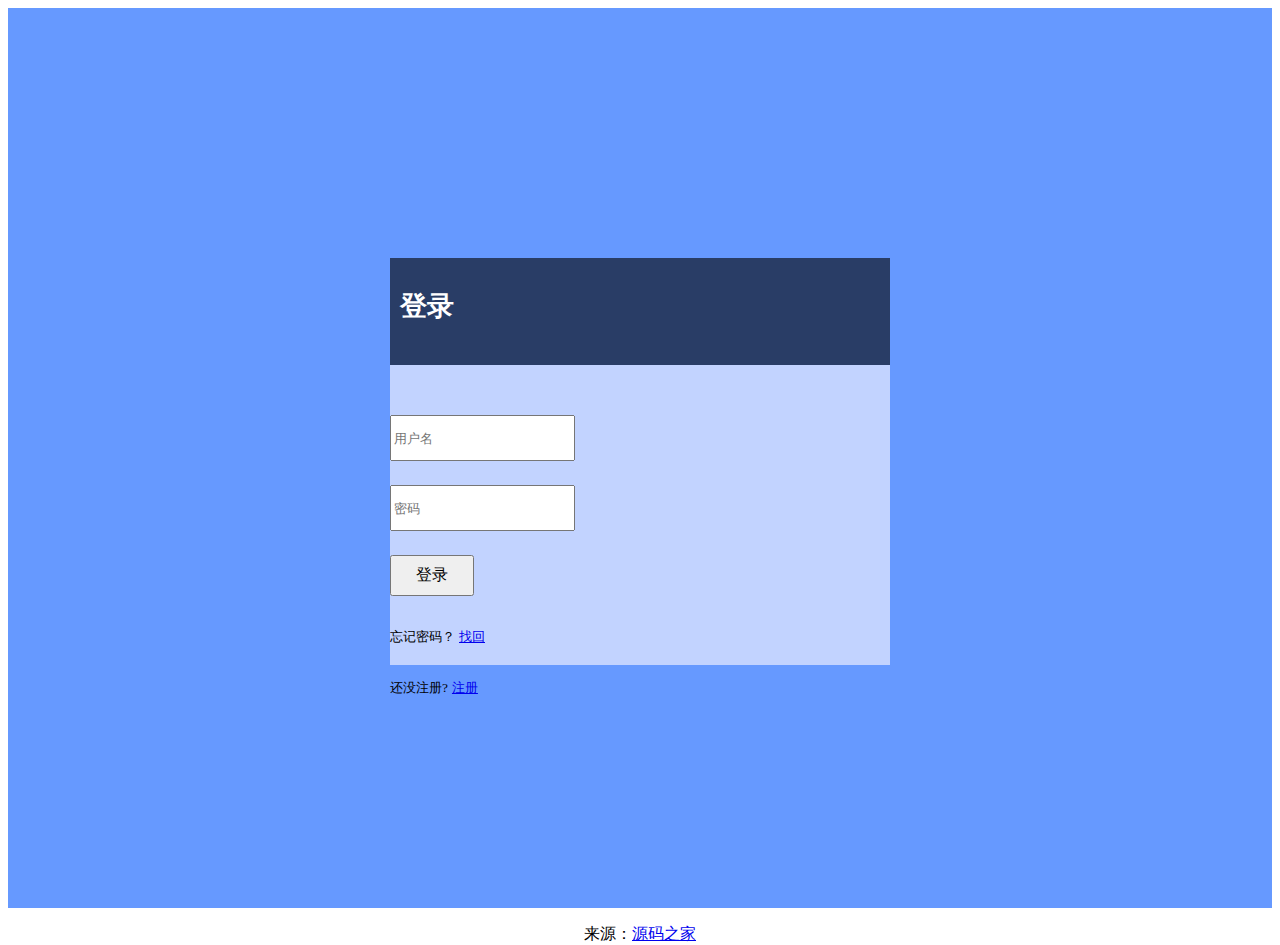
<file: basic-parent/basic-web/src/main/webapp/index.html>
<!DOCTYPE html PUBLIC "-//W3C//DTD XHTML 1.0 Transitional//EN" "http://www.w3.org/TR/xhtml1/DTD/xhtml1-transitional.dtd">
<html xmlns="http://www.w3.org/1999/xhtml">
<head>
<meta http-equiv="Content-Type" content="text/html; charset=utf-8" />
<meta name="viewport" content="width=device-width,initial-scale=1,maximum-scale=1.0" />
<title>Bootstrap响应式登录界面模板</title>


<style type="text/css">
html,body {
	height: 100%;
}
.box {
	filter:progid:DXImageTransform.Microsoft.gradient(startColorstr='#6699FF', endColorstr='#6699FF'); /*  IE */
	background-image:linear-gradient(bottom, #6699FF 0%, #6699FF 100%);
	background-image:-o-linear-gradient(bottom, #6699FF 0%, #6699FF 100%);
	background-image:-moz-linear-gradient(bottom, #6699FF 0%, #6699FF 100%);
	background-image:-webkit-linear-gradient(bottom, #6699FF 0%, #6699FF 100%);
	background-image:-ms-linear-gradient(bottom, #6699FF 0%, #6699FF 100%);
	
	margin: 0 auto;
	position: relative;
	width: 100%;
	height: 100%;
}
.login-box {
	width: 100%;
	max-width:500px;
	height: 400px;
	position: absolute;
	top: 50%;

	margin-top: -200px;
	/*设置负值，为要定位子盒子的一半高度*/
	
}
@media screen and (min-width:500px){
	.login-box {
		left: 50%;
		/*设置负值，为要定位子盒子的一半宽度*/
		margin-left: -250px;
	}
}	

.form {
	width: 100%;
	max-width:500px;
	height: 275px;
	margin: 25px auto 0px auto;
	padding-top: 25px;
}	
.login-content {
	height: 300px;
	width: 100%;
	max-width:500px;
	background-color: rgba(255, 250, 2550, .6);
	float: left;
}		
	
	
.input-group {
	margin: 0px 0px 30px 0px !important;
}
.form-control,
.input-group {
	height: 40px;
}

.form-group {
	margin-bottom: 0px !important;
}
.login-title {
	padding: 20px 10px;
	background-color: rgba(0, 0, 0, .6);
}
.login-title h1 {
	margin-top: 10px !important;
}
.login-title small {
	color: #fff;
}

.link p {
	line-height: 20px;
	margin-top: 30px;
}
.btn-sm {
	padding: 8px 24px !important;
	font-size: 16px !important;
}
</style>

</head>

<body>
<div class="box">
		<div class="login-box">
			<div class="login-title text-center">
				<h1><small>登录</small></h1>
			</div>
			<div class="login-content ">
			<div class="form">
			<form action="#" method="post">
				<div class="form-group">
					<div class="col-xs-12  ">
						<div class="input-group">
							<span class="input-group-addon"><span class="glyphicon glyphicon-user"></span></span>
							<input type="text" id="username" name="username" class="form-control" placeholder="用户名">
						</div>
					</div>
				</div>
				<div class="form-group">
					<div class="col-xs-12  ">
						<div class="input-group">
							<span class="input-group-addon"><span class="glyphicon glyphicon-lock"></span></span>
							<input type="text" id="password" name="password" class="form-control" placeholder="密码">
						</div>
					</div>
				</div>
				<div class="form-group form-actions">
					<div class="col-xs-4 col-xs-offset-4 ">
						<button type="submit" class="btn btn-sm btn-info"><span class="glyphicon glyphicon-off"></span> 登录</button>
					</div>
				</div>
				<div class="form-group">
					<div class="col-xs-6 link">
						<p class="text-center remove-margin"><small>忘记密码？</small> <a href="javascript:void(0)" ><small>找回</small></a>
						</p>
					</div>
					<div class="col-xs-6 link">
						<p class="text-center remove-margin"><small>还没注册?</small> <a href="javascript:void(0)" ><small>注册</small></a>
						</p>
					</div>
				</div>
			</form>
			</div>
		</div>
	</div>
</div>

<div style="text-align:center;">
<p>来源：<a href="http://www.mycodes.net/" target="_blank">源码之家</a></p>
</div>

</body>

</html>
</file>
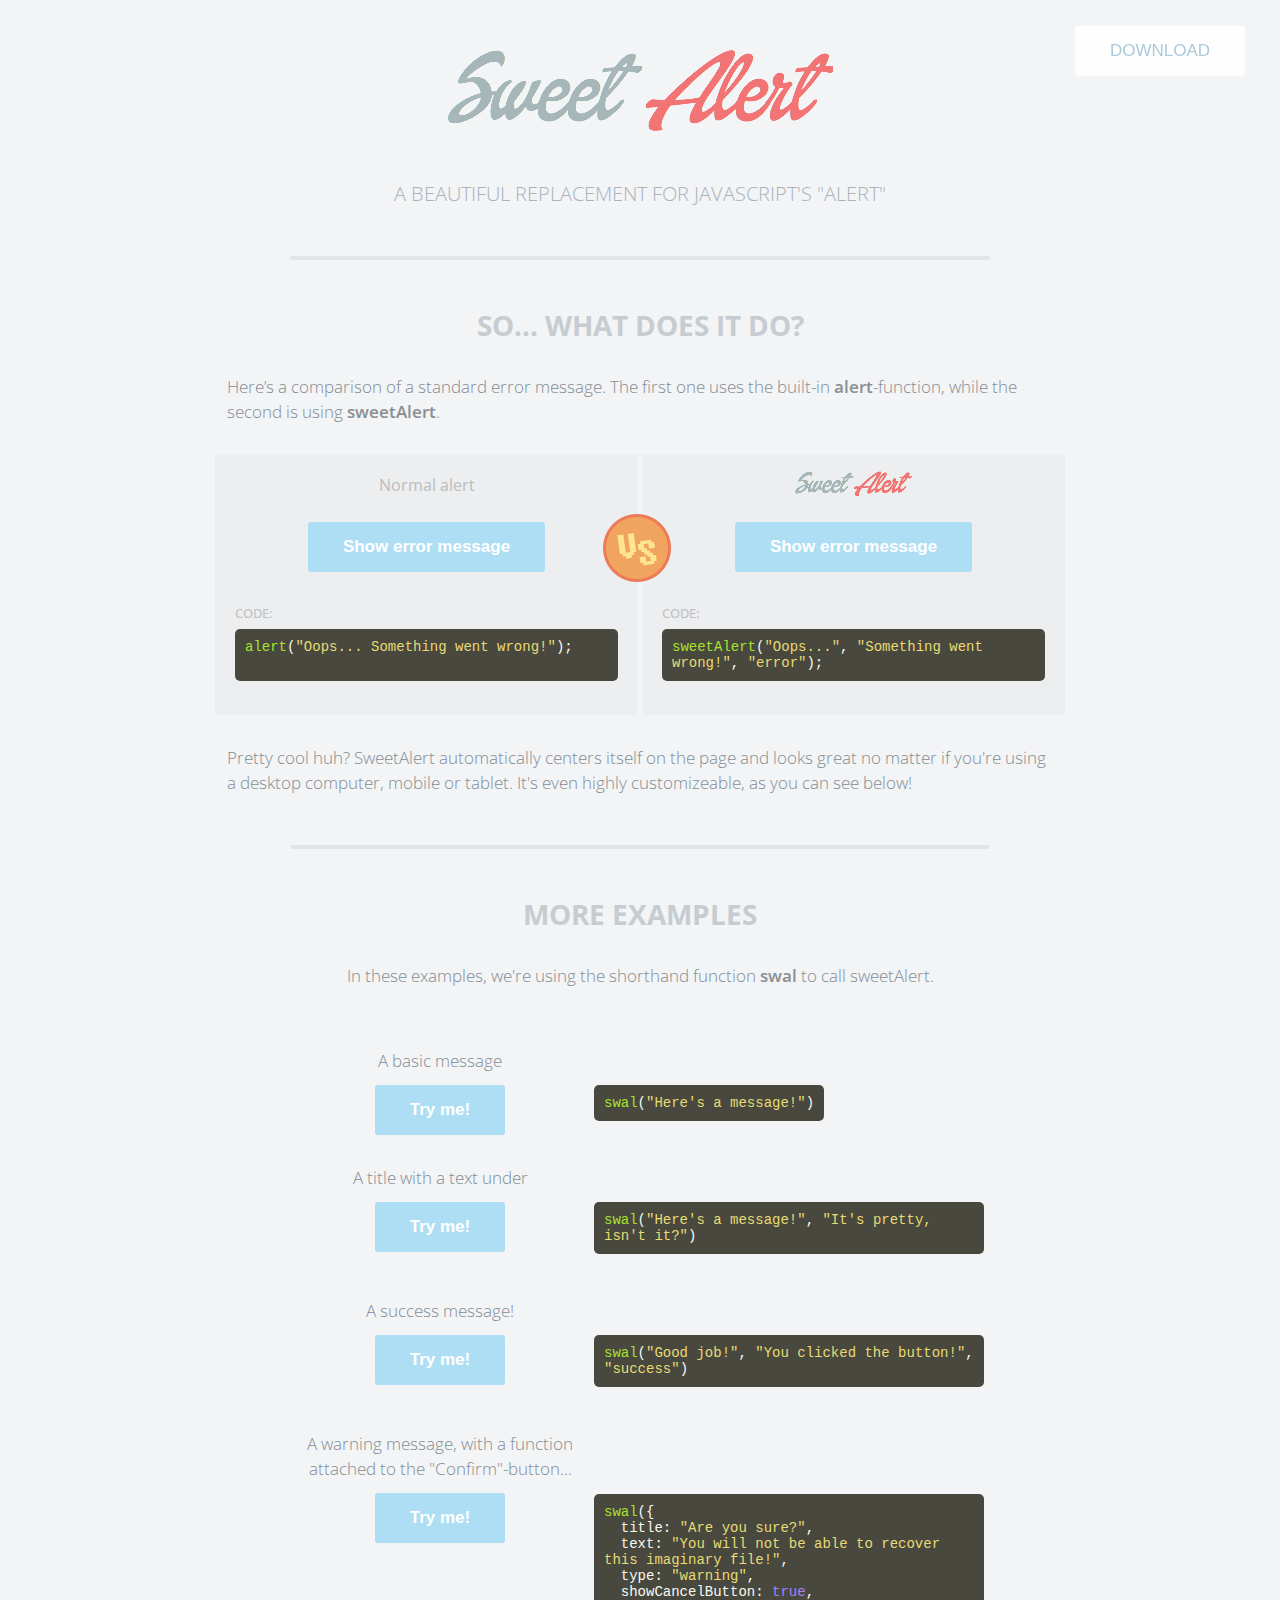
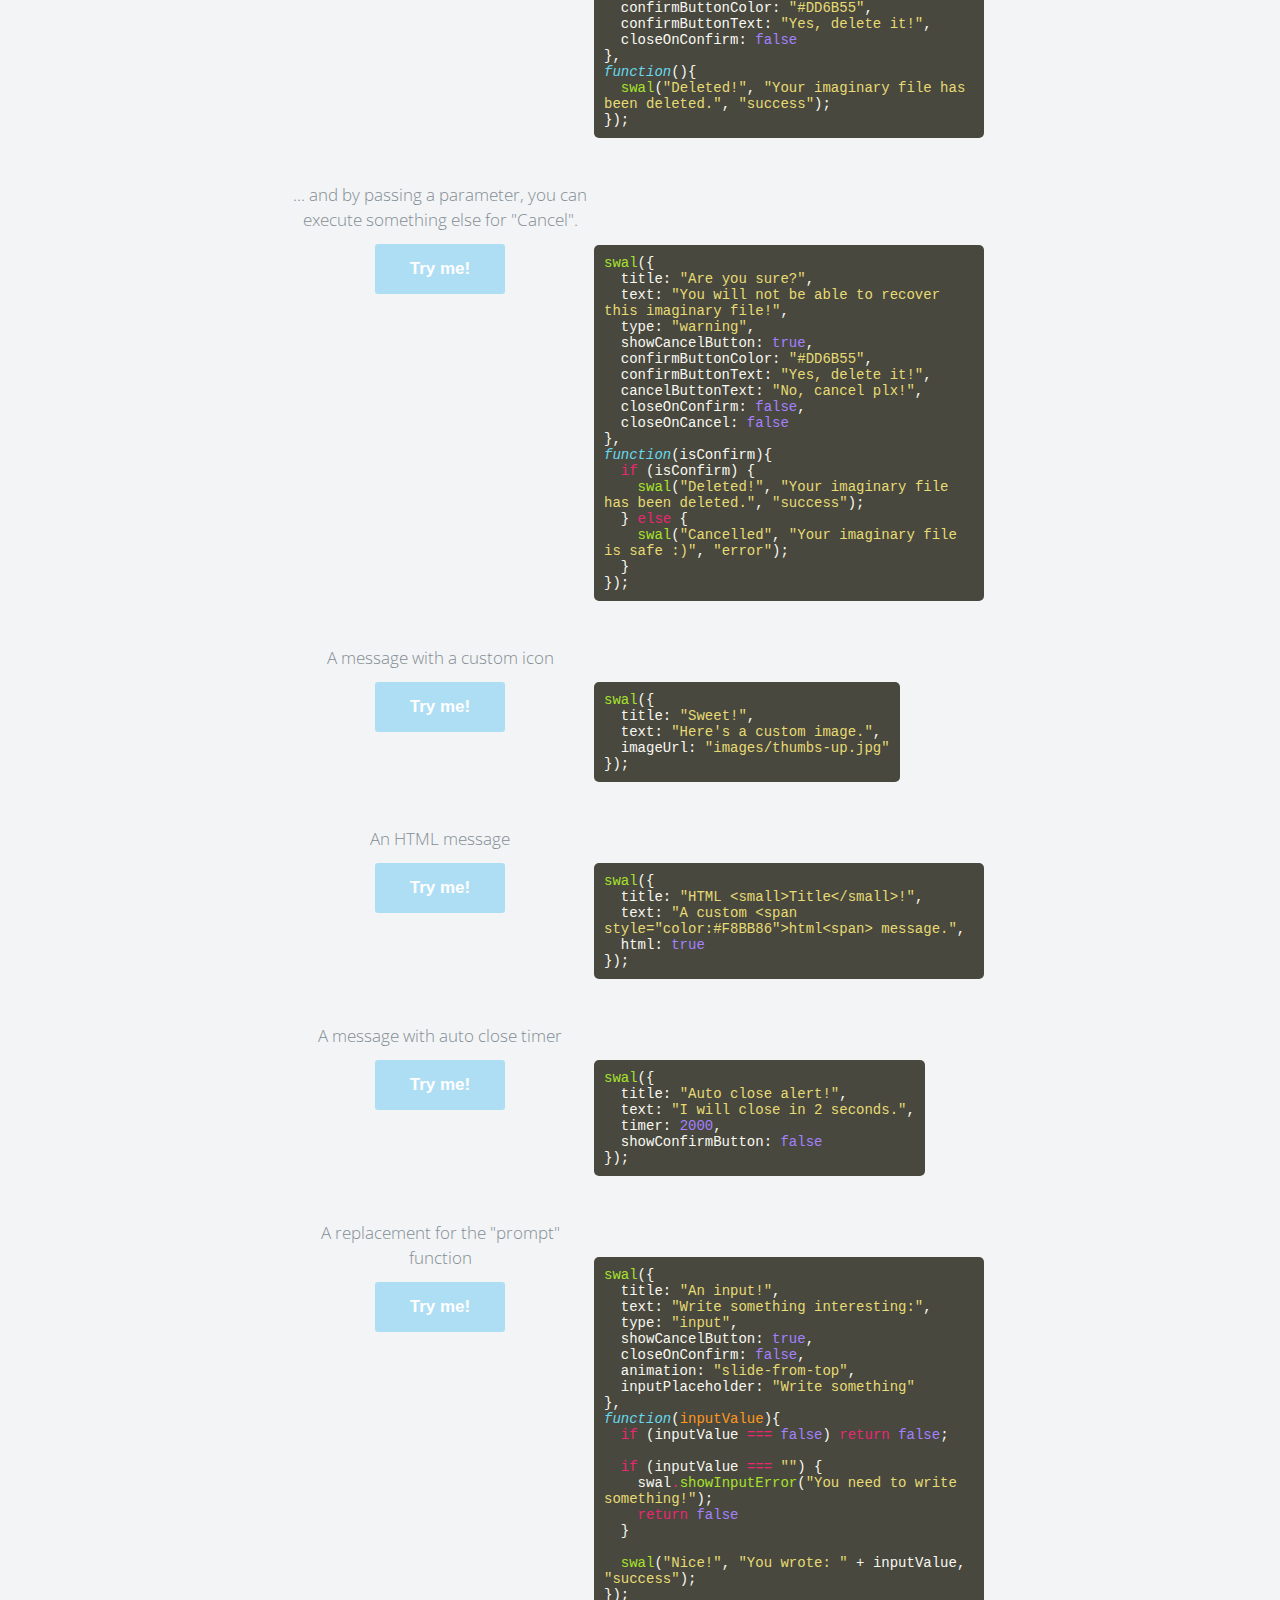
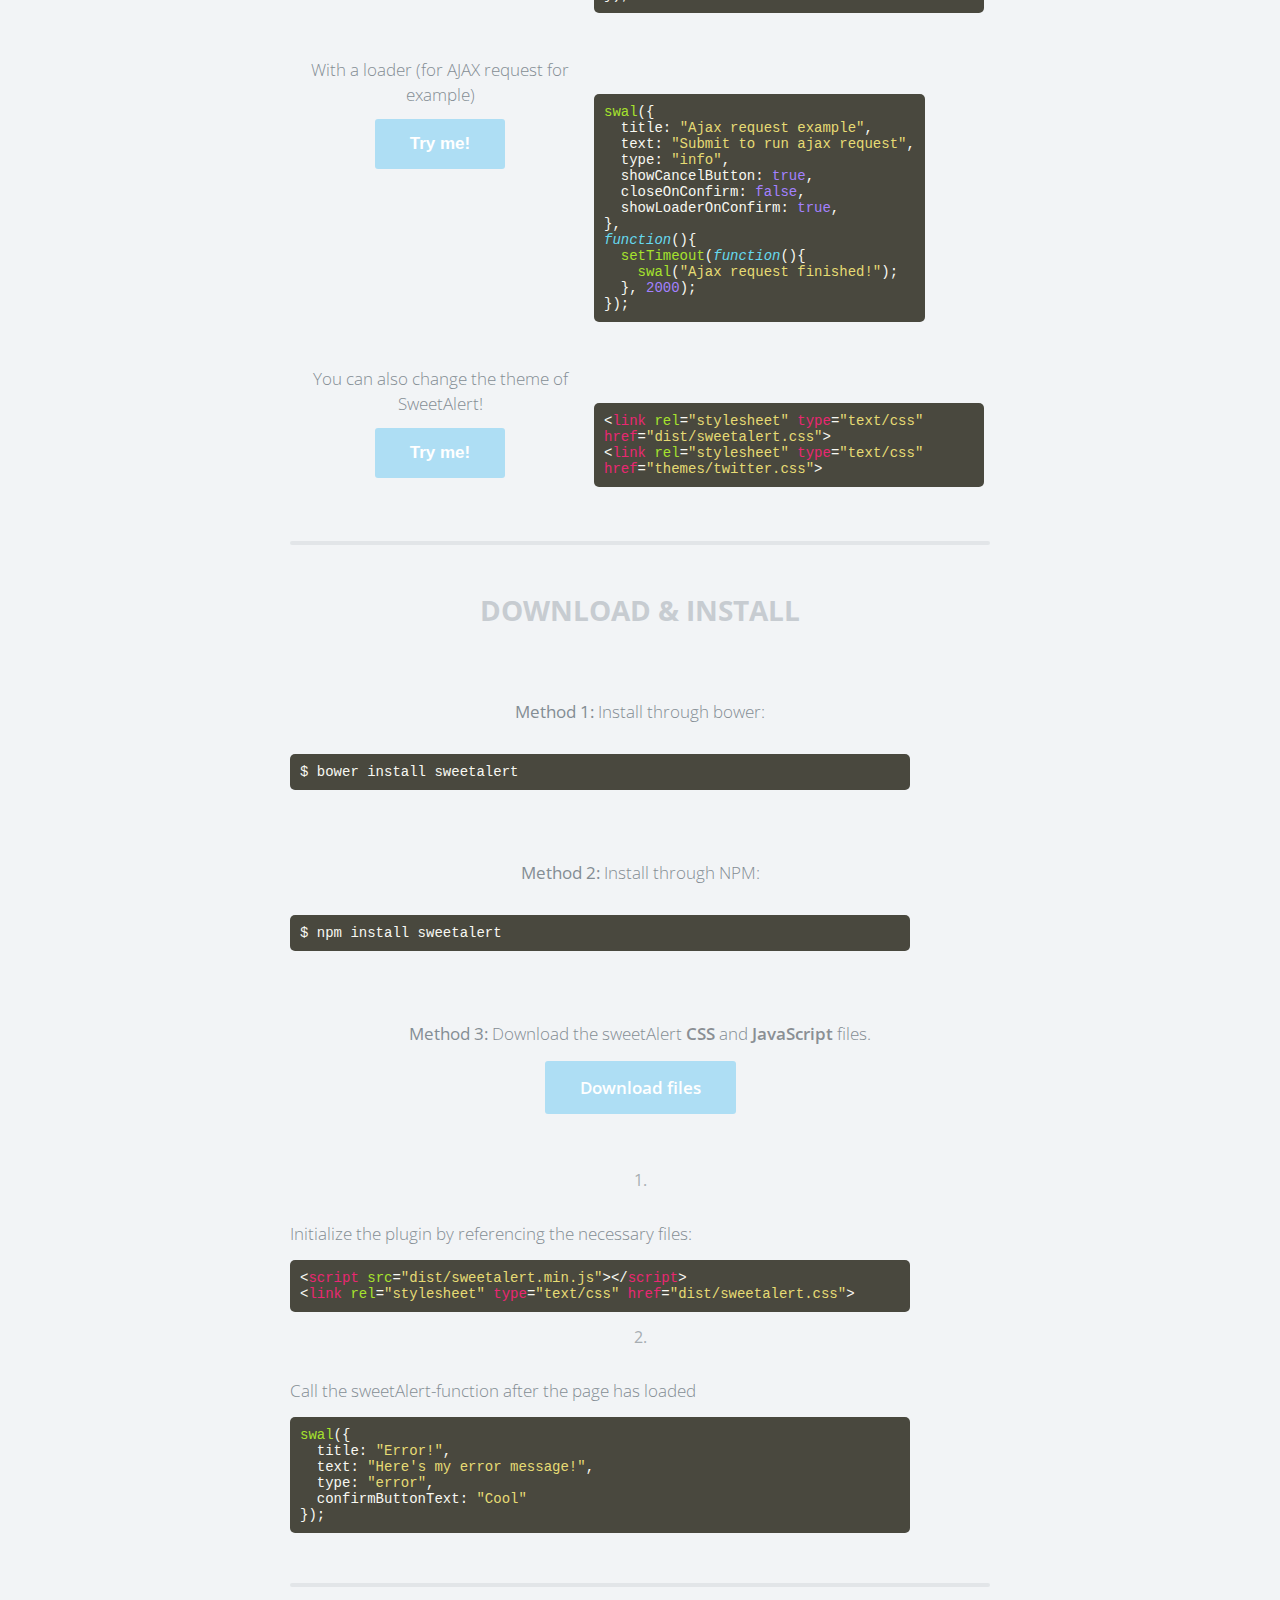
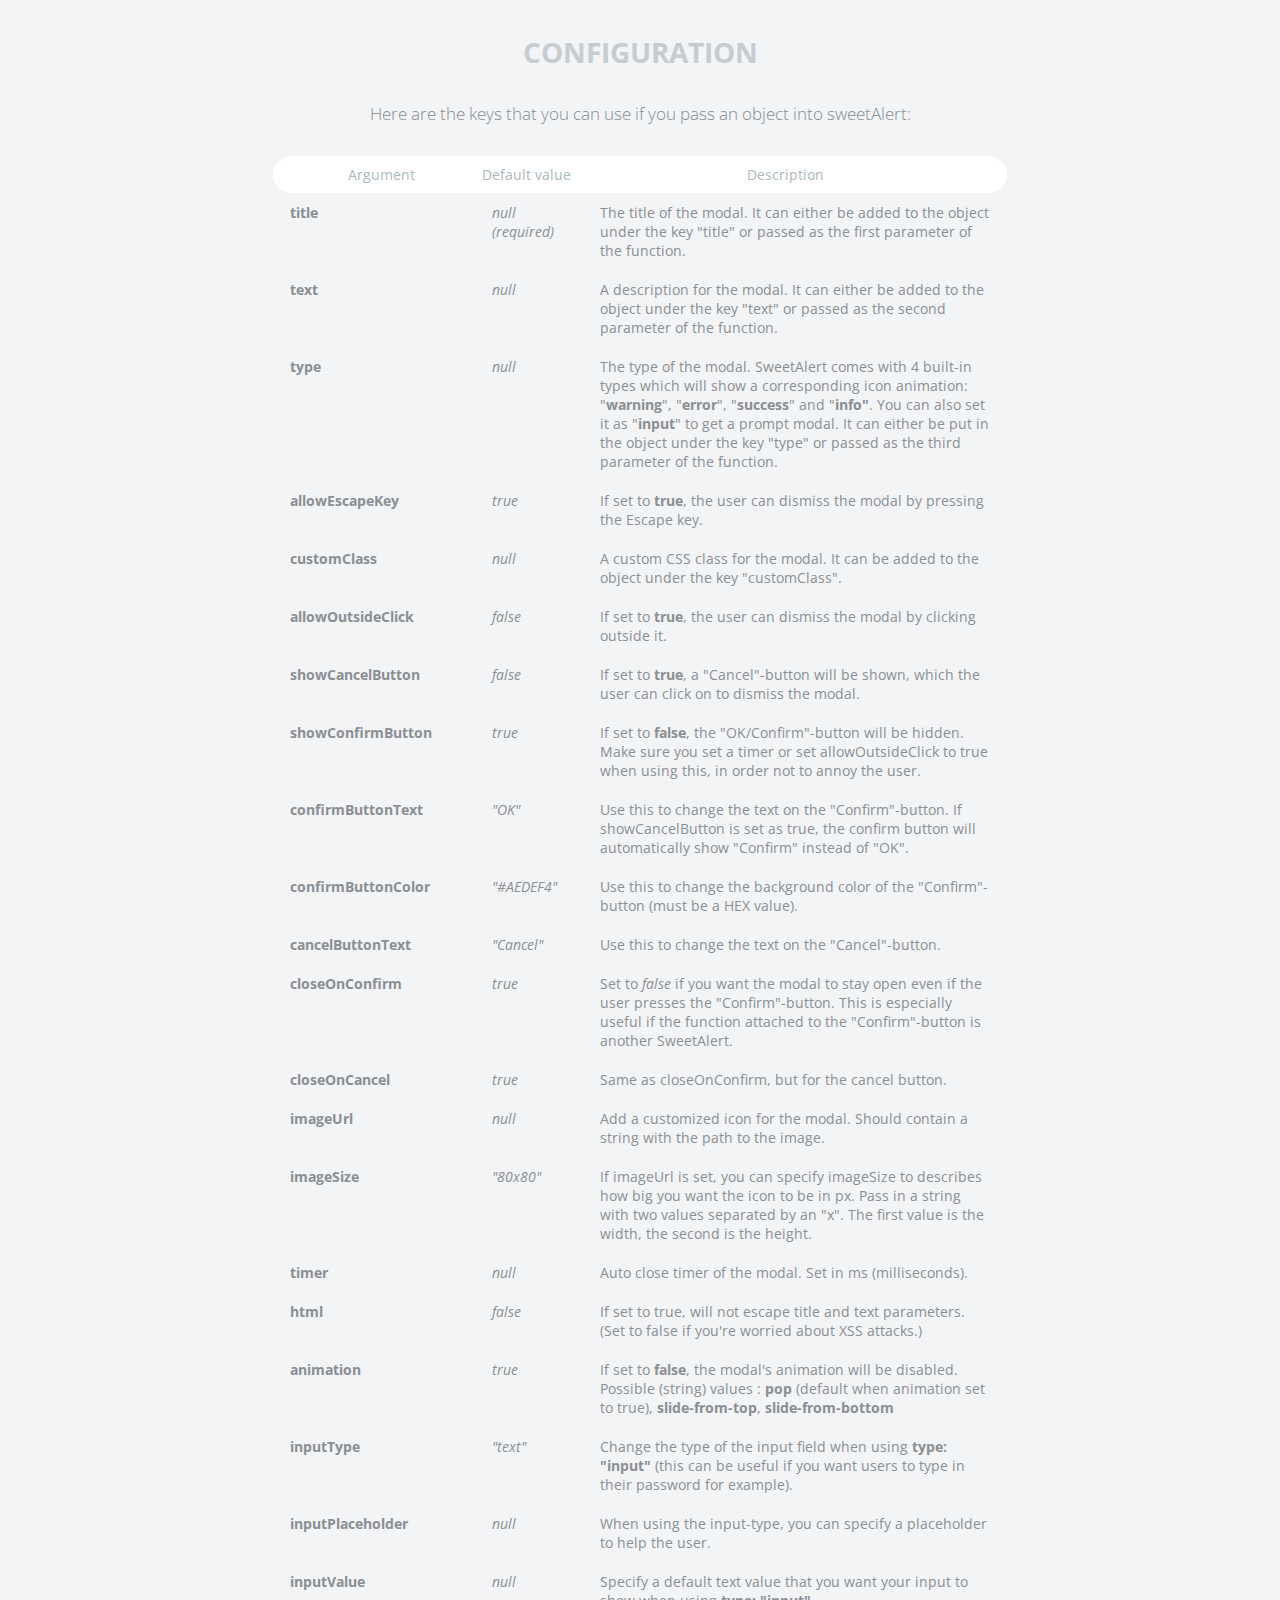
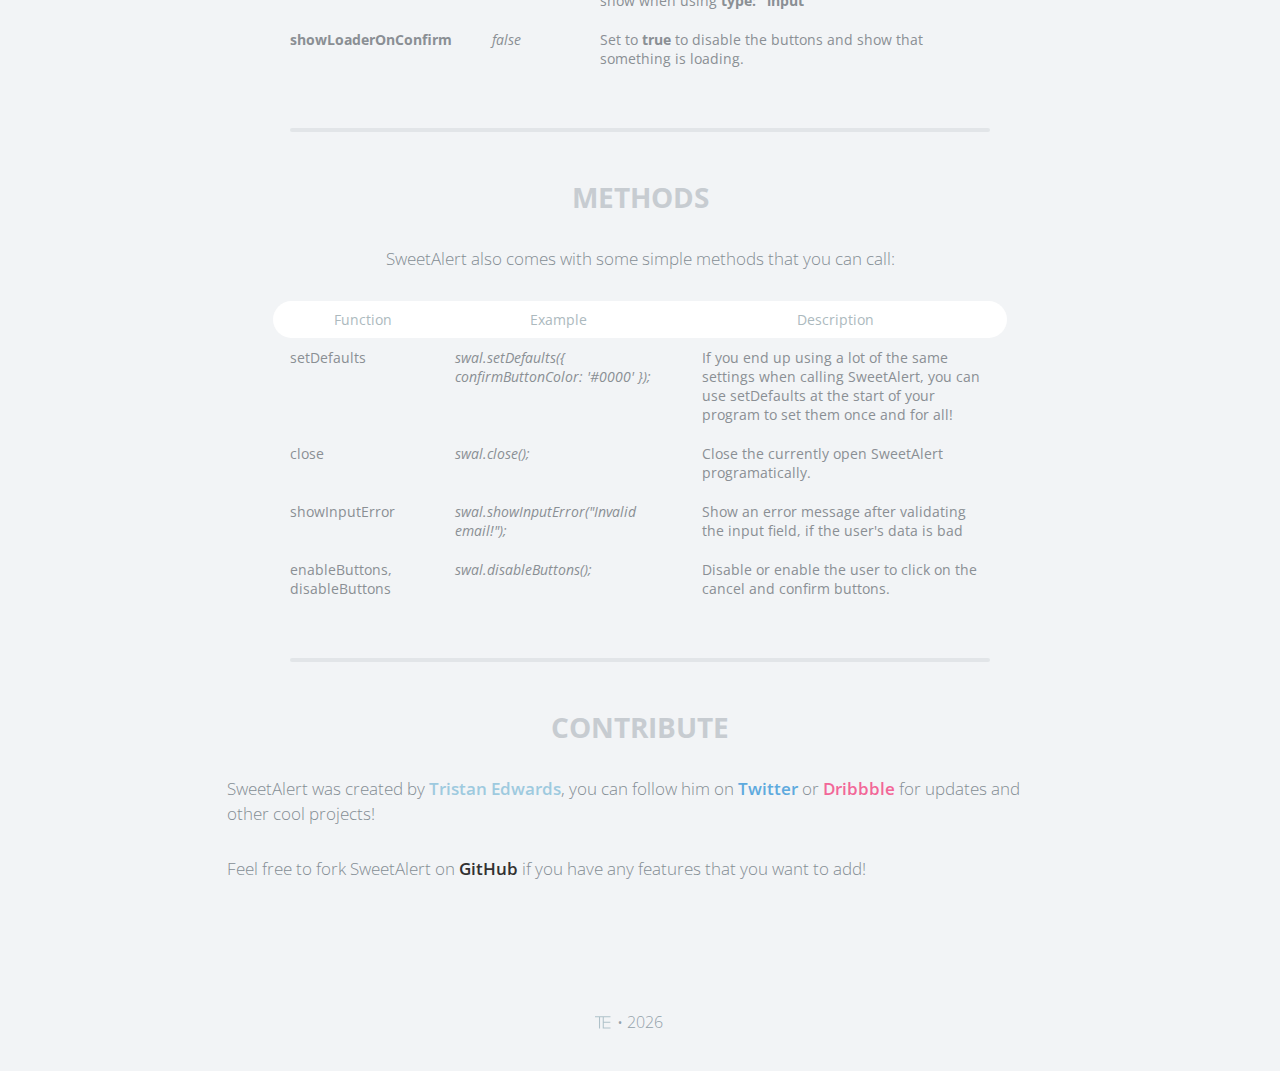
<file: basic-parent/basic-web/src/main/webapp/plugins/sweetalert-master/index.html>
<!doctype html>

<html>

<head>
  <meta charset="utf-8">
  <meta name="viewport" content="width=device-width, initial-scale=1, maximum-scale=1, user-scalable=0" />
  <title>SweetAlert</title>

  <link rel="stylesheet" href="example/example.css">
  <script src="https://code.jquery.com/jquery-2.1.3.min.js"></script>

  <!-- This is what you need -->
  <script src="dist/sweetalert-dev.js"></script>
  <link rel="stylesheet" href="dist/sweetalert.css">
  <!--.......................-->

</head>

<body>

<h1>Sweet Alert</h1>
<h2>A beautiful replacement for JavaScript's "Alert"</h2>
<button class="download">Download</button>

<!-- What does it do? -->
<h3>So... What does it do?</h3>
<p>Here’s a comparison of a standard error message. The first one uses the built-in <strong>alert</strong>-function, while the second is using <strong>sweetAlert</strong>.</p>

<div class="showcase normal">
	<h4>Normal alert</h4>
	<button>Show error message</button>

	<h5>Code:</h5>
	<pre><span class="attr">alert</span>(<span class="str">"Oops... Something went wrong!"</span>);

	</pre>

	<div class="vs-icon"></div>
</div>

<div class="showcase sweet">
	<h4>Sweet Alert</h4>
	<button>Show error message</button>

	<h5>Code:</h5>
	<pre><span class="attr">sweetAlert</span>(<span class="str">"Oops..."</span>, <span class="str">"Something went wrong!"</span>, <span class="str">"error"</span>);</pre>
</div>

<p>Pretty cool huh? SweetAlert automatically centers itself on the page and looks great no matter if you're using a desktop computer, mobile or tablet. It's even highly customizeable, as you can see below!</p>


<!-- Examples -->
<h3>More examples</h3>

<p class="center">In these examples, we're using the shorthand function <strong>swal</strong> to call sweetAlert.</p>

<ul class="examples">

	<li class="message">
		<div class="ui">
			<p>A basic message</p>
			<button>Try me!</button>
		</div>
		<pre><span class="attr">swal</span>(<span class="str">"Here's a message!"</span>)</pre>
	</li>

	<li class="title-text">
		<div class="ui">
			<p>A title with a text under</p>
			<button>Try me!</button>
		</div>
		<pre><span class="attr">swal</span>(<span class="str">"Here's a message!"</span>, <span class="str">"It's pretty, isn't it?"</span>)</pre>
	</li>

	<li class="success">
		<div class="ui">
			<p>A success message!</p>
			<button>Try me!</button>
		</div>
		<pre><span class="attr">swal</span>(<span class="str">"Good job!"</span>, <span class="str">"You clicked the button!"</span>, <span class="str">"success"</span>)</pre>
	</li>

	<li class="warning confirm">
		<div class="ui">
			<p>A warning message, with a function attached to the "Confirm"-button...</p>
			<button>Try me!</button>
		</div>
		<pre><span class="attr">swal</span>({
&nbsp;&nbsp;title: <span class="str">"Are you sure?"</span>,
&nbsp;&nbsp;text: <span class="str">"You will not be able to recover this imaginary file!"</span>,
&nbsp;&nbsp;type: <span class="str">"warning"</span>,
&nbsp;&nbsp;showCancelButton: <span class="val">true</span>,
&nbsp;&nbsp;confirmButtonColor: <span class="str">"#DD6B55"</span>,
&nbsp;&nbsp;confirmButtonText: <span class="str">"Yes, delete it!"</span>,
&nbsp;&nbsp;closeOnConfirm: <span class="val">false</span>
},
<span class="func"><i>function</i></span>(){
&nbsp;&nbsp;<span class="attr">swal</span>(<span class="str">"Deleted!"</span>, <span class="str">"Your imaginary file has been deleted."</span>, <span class="str">"success"</span>);
});</pre>
	</li>

	<li class="warning cancel">
		<div class="ui">
			<p>... and by passing a parameter, you can execute something else for "Cancel".</p>
			<button>Try me!</button>
		</div>
		<pre><span class="attr">swal</span>({
&nbsp;&nbsp;title: <span class="str">"Are you sure?"</span>,
&nbsp;&nbsp;text: <span class="str">"You will not be able to recover this imaginary file!"</span>,
&nbsp;&nbsp;type: <span class="str">"warning"</span>,
&nbsp;&nbsp;showCancelButton: <span class="val">true</span>,
&nbsp;&nbsp;confirmButtonColor: <span class="str">"#DD6B55"</span>,
&nbsp;&nbsp;confirmButtonText: <span class="str">"Yes, delete it!"</span>,
&nbsp;&nbsp;cancelButtonText: <span class="str">"No, cancel plx!"</span>,
&nbsp;&nbsp;closeOnConfirm: <span class="val">false</span>,
&nbsp;&nbsp;closeOnCancel: <span class="val">false</span>
},
<span class="func"><i>function</i></span>(isConfirm){
&nbsp;&nbsp;<span class="tag">if</span> (isConfirm) {
&nbsp;&nbsp;&nbsp;&nbsp;<span class="attr">swal</span>(<span class="str">"Deleted!"</span>, <span class="str">"Your imaginary file has been deleted."</span>, <span class="str">"success"</span>);
&nbsp;&nbsp;} <span class="tag">else</span> {
	&nbsp;&nbsp;&nbsp;&nbsp;<span class="attr">swal</span>(<span class="str">"Cancelled"</span>, <span class="str">"Your imaginary file is safe :)"</span>, <span class="str">"error"</span>);
&nbsp;&nbsp;}
});</pre>
	</li>

	<li class="custom-icon">
		<div class="ui">
			<p>A message with a custom icon</p>
			<button>Try me!</button>
		</div>
		<pre><span class="attr">swal</span>({
&nbsp;&nbsp;title: <span class="str">"Sweet!"</span>,
&nbsp;&nbsp;text: <span class="str">"Here's a custom image."</span>,
&nbsp;&nbsp;imageUrl: <span class="str">"images/thumbs-up.jpg"</span>
});</pre>
	</li>

	<li class="message-html">
		<div class="ui">
			<p>An HTML message</p>
			<button>Try me!</button>
		</div>
		<pre><span class="attr">swal</span>({
&nbsp;&nbsp;title: <span class="str">"HTML &lt;small&gt;Title&lt;/small&gt;!"</span>,
&nbsp;&nbsp;text: <span class="str">"A custom &lt;span style="color:#F8BB86"&gt;html&lt;span&gt; message."</span>,
&nbsp;&nbsp;html: <span class="val">true</span>
});</pre>
	</li>

	<li class="timer">
		<div class="ui">
			<p>A message with auto close timer</p>
			<button>Try me!</button>
		</div>
		<pre><span class="attr">swal</span>({
&nbsp;&nbsp;title: <span class="str">"Auto close alert!"</span>,
&nbsp;&nbsp;text: <span class="str">"I will close in 2 seconds."</span>,
&nbsp;&nbsp;timer: <span class="val">2000</span>,
&nbsp;&nbsp;showConfirmButton: <span class="val">false</span>
});</pre>
	</li>


	<li class="input">
		<div class="ui">
			<p>A replacement for the "prompt" function</p>
			<button>Try me!</button>
		</div>
		<pre><span class="attr">swal</span>({
&nbsp;&nbsp;title: <span class="str">"An input!"</span>,
&nbsp;&nbsp;text: <span class="str">"Write something interesting:"</span>,
&nbsp;&nbsp;type: <span class="str">"input"</span>,
&nbsp;&nbsp;showCancelButton: <span class="val">true</span>,
&nbsp;&nbsp;closeOnConfirm: <span class="val">false</span>,
&nbsp;&nbsp;animation: <span class="str">"slide-from-top"</span>,
&nbsp;&nbsp;inputPlaceholder: <span class="str">"Write something"</span>
},
<span class="func"><i>function</i></span>(<span class="arg">inputValue</span>){
&nbsp;&nbsp;<span class="tag">if</span> (inputValue <span class="tag">===</span> <span class="val">false</span>) <span class="tag">return</span> <span class="val">false</span>;
&nbsp;&nbsp;
&nbsp;&nbsp;<span class="tag">if</span> (inputValue <span class="tag">===</span> <span class="str">""</span>) {
&nbsp;&nbsp;&nbsp;&nbsp;swal<span class="tag">.</span><span class="attr">showInputError</span>(<span class="str">"You need to write something!"</span>);
&nbsp;&nbsp;&nbsp;&nbsp;<span class="tag">return</span> <span class="val">false</span>
&nbsp;&nbsp;}
&nbsp;&nbsp;
&nbsp;&nbsp;<span class="attr">swal</span>(<span class="str">"Nice!"</span>, <span class="str">"You wrote: "</span> + inputValue, <span class="str">"success"</span>);
});</pre>
	</li>

  <li class="ajax">
    <div class="ui">
			<p>With a loader (for AJAX request for example)</p>
			<button>Try me!</button>
		</div>
		<pre><span class="attr">swal</span>({
&nbsp;&nbsp;title: <span class="str">"Ajax request example"</span>,
&nbsp;&nbsp;text: <span class="str">"Submit to run ajax request"</span>,
&nbsp;&nbsp;type: <span class="str">"info"</span>,
&nbsp;&nbsp;showCancelButton: <span class="val">true</span>,
&nbsp;&nbsp;closeOnConfirm: <span class="val">false</span>,
&nbsp;&nbsp;showLoaderOnConfirm: <span class="val">true</span>,
},
<span class="func"><i>function</i></span>(){
&nbsp;&nbsp;<span class="attr">setTimeout</span>(<span class="func"><i>function</i></span>(){
&nbsp;&nbsp;&nbsp;&nbsp;<span class="attr">swal</span>(<span class="str">"Ajax request finished!"</span>);
&nbsp;&nbsp;}, <span class="val">2000</span>);
});</pre>
	</li>

	<li class="theme">
		<div class="ui">
			<p>You can also change the theme of SweetAlert!</p>
			<button>Try me!</button>
		</div>
		<pre>&lt;<span class="tag">link</span> <span class="attr">rel</span>=<span class="str">"stylesheet"</span> <span class="tag">type</span>=<span class="str">"text/css"</span> <span class="tag">href</span>=<span class="str">"dist/sweetalert.css"</span>&gt;
			&lt;<span class="tag">link</span> <span class="attr">rel</span>=<span class="str">"stylesheet"</span> <span class="tag">type</span>=<span class="str">"text/css"</span> <span class="tag">href</span>=<span class="str">"themes/twitter.css"</span>&gt;</pre>
	</li>

</ul>


<!-- Download & Install -->
<h3 id="download-section">Download & install</h3>

<div class="center-container">
	<p class="center"><b>Method 1:</b> Install through bower:</p>
	<pre class="center">$ bower install sweetalert</pre>
</div>

<div class="center-container">
	<p class="center"><b>Method 2:</b> Install through NPM:</p>
	<pre class="center">$ npm install sweetalert</pre>
</div>

<p class="center"><b>Method 3:</b> Download the sweetAlert <strong>CSS</strong> and <strong>JavaScript</strong> files.</p>

<a class="button" href="https://github.com/t4t5/sweetalert/archive/master.zip" download>Download files</a>

<ol>
	<li>
		<p>Initialize the plugin by referencing the necessary files:</p>
		<pre>&lt;<span class="tag">script</span> <span class="attr">src</span>=<span class="str">"dist/sweetalert.min.js"</span>&gt;&lt;/<span class="tag">script</span>&gt;
&lt;<span class="tag">link</span> <span class="attr">rel</span>=<span class="str">"stylesheet"</span> <span class="tag">type</span>=<span class="str">"text/css"</span> <span class="tag">href</span>=<span class="str">"dist/sweetalert.css"</span>&gt;</pre>
	</li>

	<li>
		<p>Call the sweetAlert-function after the page has loaded</p>
		<pre><span class="attr">swal</span>({
&nbsp;&nbsp;title: <span class="str">"Error!"</span>,
&nbsp;&nbsp;text: <span class="str">"Here's my error message!"</span>,
&nbsp;&nbsp;type: <span class="str">"error"</span>,
&nbsp;&nbsp;confirmButtonText: <span class="str">"Cool"</span>
});
</pre>
	</li>
</ol>



<!-- Configuration -->
<h3>Configuration</h3>

<p class="center">Here are the keys that you can use if you pass an object into sweetAlert:</p>

<table>
	<tr class="titles">
		<th>
			<div class="border-left"></div>
			Argument
		</th>
		<th>Default value</th>
		<th>
			<div class="border-right"></div>
			Description
		</th>
	</tr>
	<tr>
		<td><b>title</b></td>
		<td><i>null (required)</i></td>
		<td>The title of the modal. It can either be added to the object under the key "title" or passed as the first parameter of the function.</td>
	</tr>
	<tr>
		<td><b>text</b></td>
		<td><i>null</i></td>
		<td>A description for the modal. It can either be added to the object under the key "text" or passed as the second parameter of the function.</td>
	</tr>
	<tr>
		<td><b>type</b></td>
		<td><i>null</i></td>
		<td>The type of the modal. SweetAlert comes with 4 built-in types which will show a corresponding icon animation: "<strong>warning</strong>", "<strong>error</strong>", "<strong>success</strong>" and "<strong>info"</strong>. You can also set it as "<strong>input</strong>" to get a prompt modal. It can either be put in the object under the key "type" or passed as the third parameter of the function.</td>
	</tr>
    <tr>
      <td><b>allowEscapeKey</b></td>
      <td><i>true</i></td>
      <td>If set to <strong>true</strong>, the user can dismiss the modal by pressing the Escape key.</td>
    </tr>
	<tr>
		<td><b>customClass</b></td>
		<td><i>null</i></td>
		<td>A custom CSS class for the modal. It can be added to the object under the key "customClass".</td>
	</tr>
	<tr>
		<td><b>allowOutsideClick</b></td>
		<td><i>false</i></td>
		<td>If set to <strong>true</strong>, the user can dismiss the modal by clicking outside it.</td>
	</tr>
	<tr>
		<td><b>showCancelButton</b></td>
		<td><i>false</i></td>
		<td>If set to <strong>true</strong>, a "Cancel"-button will be shown, which the user can click on to dismiss the modal.</td>
	</tr>
	<tr>
		<td><b>showConfirmButton</b></td>
		<td><i>true</i></td>
		<td>If set to <strong>false</strong>, the "OK/Confirm"-button will be hidden. Make sure you set a timer or set allowOutsideClick to true when using this, in order not to annoy the user.</td>
	</tr>
	<tr>
		<td><b>confirmButtonText</b></td>
		<td><i>"OK"</i></td>
		<td>Use this to change the text on the "Confirm"-button. If showCancelButton is set as true, the confirm button will automatically show "Confirm" instead of "OK".</td>
	</tr>
	<tr>
		<td><b>confirmButtonColor</b></td>
		<td><i>"#AEDEF4"</i></td>
		<td>Use this to change the background color of the "Confirm"-button (must be a HEX value).</td>
	</tr>
	<tr>
		<td><b>cancelButtonText</b></td>
		<td><i>"Cancel"</i></td>
		<td>Use this to change the text on the "Cancel"-button.</td>
	</tr>
	<tr>
		<td><b>closeOnConfirm</b></td>
		<td><i>true</i></td>
		<td>Set to <i>false</i> if you want the modal to stay open even if the user presses the "Confirm"-button. This is especially useful if the function attached to the "Confirm"-button is another SweetAlert.</td>
	</tr>
	<tr>
		<td><b>closeOnCancel</b></td>
		<td><i>true</i></td>
		<td>Same as closeOnConfirm, but for the cancel button.</td>
	</tr>
	<tr>
		<td><b>imageUrl</b></td>
		<td><i>null</i></td>
		<td>Add a customized icon for the modal. Should contain a string with the path to the image.</td>
	</tr>
	<tr>
		<td><b>imageSize</b></td>
		<td><i>"80x80"</i></td>
		<td>If imageUrl is set, you can specify imageSize to describes how big you want the icon to be in px. Pass in a string with two values separated by an "x". The first value is the width, the second is the height.</td>
	</tr>
	<tr>
		<td><b>timer</b></td>
		<td><i>null</i></td>
		<td>Auto close timer of the modal. Set in ms (milliseconds).</td>
	</tr>
	<tr>
		<td><b>html</b></td>
		<td><i>false</i></td>
		<td>If set to true, will not escape title and text parameters. (Set to false if you're worried about XSS attacks.)</td>
	</tr>
	<tr>
		<td><b>animation</b></td>
		<td><i>true</i></td>
		<td>If set to <strong>false</strong>, the modal's animation will be disabled. Possible (string) values : <strong>pop</strong> (default when animation set to true), <strong>slide-from-top</strong>, <strong>slide-from-bottom</strong></td>
	</tr>
	<tr>
		<td><b>inputType</b></td>
		<td><i>"text"</i></td>
		<td>Change the type of the input field when using <strong>type: "input"</strong> (this can be useful if you want users to type in their password for example).</td>
	</tr>
	<tr>
		<td><b>inputPlaceholder</b></td>
		<td><i>null</i></td>
		<td>When using the input-type, you can specify a placeholder to help the user.</td>
	</tr>
	<tr>
		<td><b>inputValue</b></td>
		<td><i>null</i></td>
		<td>Specify a default text value that you want your input to show when using <strong>type: "input"</strong></td>
	</tr>
	<tr>
		<td><b>showLoaderOnConfirm</b></td>
		<td><i>false</i></td>
    <td>Set to <strong>true</strong> to disable the buttons and show that something is loading.</td>
	</tr>
</table>


<!-- Methods -->
<h3>Methods</h3>

<p class="center">SweetAlert also comes with some simple methods that you can call:</p>

<table>
	<tr class="titles">
		<th>
			<div class="border-left"></div>
			Function
		</th>
		<th>Example</th>
		<th>
			<div class="border-right"></div>
			Description
		</th>
	</tr>
	<tr>
		<td>setDefaults</td>
		<td><i>swal.setDefaults({ confirmButtonColor: '#0000' });</i></td>
		<td>If you end up using a lot of the same settings when calling SweetAlert, you can use setDefaults at the start of your program to set them once and for all!</td>
	</tr>
	<tr>
		<td>close</td>
		<td><i>swal.close();</i></td>
		<td>Close the currently open SweetAlert programatically.</td>
	</tr>
	<tr>
		<td>showInputError</td>
		<td><i>swal.showInputError("Invalid email!");</i></td>
		<td>Show an error message after validating the input field, if the user's data is bad</td>
	</tr>
	<tr>
		<td>enableButtons, disableButtons</td>
		<td><i>swal.disableButtons();</i></td>
		<td>Disable or enable the user to click on the cancel and confirm buttons.</td>
	</tr>
</table>



<!-- Contribute -->
<h3>Contribute</h3>
<p>SweetAlert was created by <a href="http://tristanedwards.me" target="_blank">Tristan Edwards</a>, you can follow him on <a href="https://twitter.com/t4t5" target="_blank" class="twitter">Twitter</a> or <a href="https://dribbble.com/tristanedwards" target="_blank" class="dribbble">Dribbble</a> for updates and other cool projects!</p>
<p>Feel free to fork SweetAlert on <a href="https://github.com/t4t5/sweetalert" class="github">GitHub</a> if you have any features that you want to add!</p>


<footer>
	<span class="te-logo">TE</span> • <script>document.write(new Date().getFullYear())</script>
</footer>


<script>

document.querySelector('button.download').onclick = function(){
	$("html, body").animate({ scrollTop: $("#download-section").offset().top }, 1000);
};

document.querySelector('.showcase.normal button').onclick = function(){
	alert("Oops... Something went wrong!");
};

document.querySelector('.showcase.sweet button').onclick = function(){
	swal("Oops...", "Something went wrong!", "error");
};

document.querySelector('ul.examples li.message button').onclick = function(){
	swal("Here's a message!");
};

document.querySelector('ul.examples li.timer button').onclick = function(){
	swal({
		title: "Auto close alert!",
		text: "I will close in 2 seconds.",
		timer: 2000,
		showConfirmButton: false
	});
};

document.querySelector('ul.examples li.title-text button').onclick = function(){
	swal("Here's a message!", "It's pretty, isn't it?");
};

document.querySelector('ul.examples li.success button').onclick = function(){
	swal("Good job!", "You clicked the button!", "success");
};

document.querySelector('ul.examples li.warning.confirm button').onclick = function(){
	swal({
		title: "Are you sure?",
		text: "You will not be able to recover this imaginary file!",
		type: "warning",
		showCancelButton: true,
		confirmButtonColor: '#DD6B55',
		confirmButtonText: 'Yes, delete it!',
		closeOnConfirm: false
	},
	function(){
		swal("Deleted!", "Your imaginary file has been deleted!", "success");
	});
};

document.querySelector('ul.examples li.warning.cancel button').onclick = function(){
	swal({
		title: "Are you sure?",
		text: "You will not be able to recover this imaginary file!",
		type: "warning",
		showCancelButton: true,
		confirmButtonColor: '#DD6B55',
		confirmButtonText: 'Yes, delete it!',
		cancelButtonText: "No, cancel plx!",
		closeOnConfirm: false,
		closeOnCancel: false
	},
	function(isConfirm){
    if (isConfirm){
      swal("Deleted!", "Your imaginary file has been deleted!", "success");
    } else {
      swal("Cancelled", "Your imaginary file is safe :)", "error");
    }
	});
};

document.querySelector('ul.examples li.custom-icon button').onclick = function(){
	swal({
		title: "Sweet!",
		text: "Here's a custom image.",
		imageUrl: 'example/images/thumbs-up.jpg'
	});
};

document.querySelector('ul.examples li.message-html button').onclick = function(){
	swal({
		title: "HTML <small>Title</small>!",
		text: 'A custom <span style="color:#F8BB86">html</span> message.',
		html: true
	});
};

document.querySelector('ul.examples li.input button').onclick = function(){
	swal({
		title: "An input!",
		text: 'Write something interesting:',
		type: 'input',
		showCancelButton: true,
		closeOnConfirm: false,
		animation: "slide-from-top",
		inputPlaceholder: "Write something",
	},
	function(inputValue){
		if (inputValue === false) return false;

		if (inputValue === "") {
			swal.showInputError("You need to write something!");
			return false;
		}
    
		swal("Nice!", 'You wrote: ' + inputValue, "success");

	});
};

document.querySelector('ul.examples li.theme button').onclick = function() {
	swal({
		title: "Themes!",
		text: "Here's the Twitter theme for SweetAlert!",
		confirmButtonText: "Cool!",
		customClass: 'twitter'
	});
};

document.querySelector('ul.examples li.ajax button').onclick = function() {
  swal({
    title: 'Ajax request example',
    text: 'Submit to run ajax request',
    type: 'info',
    showCancelButton: true,
    closeOnConfirm: false,
    showLoaderOnConfirm: true,
  }, function(){
    setTimeout(function() {
      swal('Ajax request finished!');
    }, 2000);
  });
};

</script>



</body>

</html>
</file>
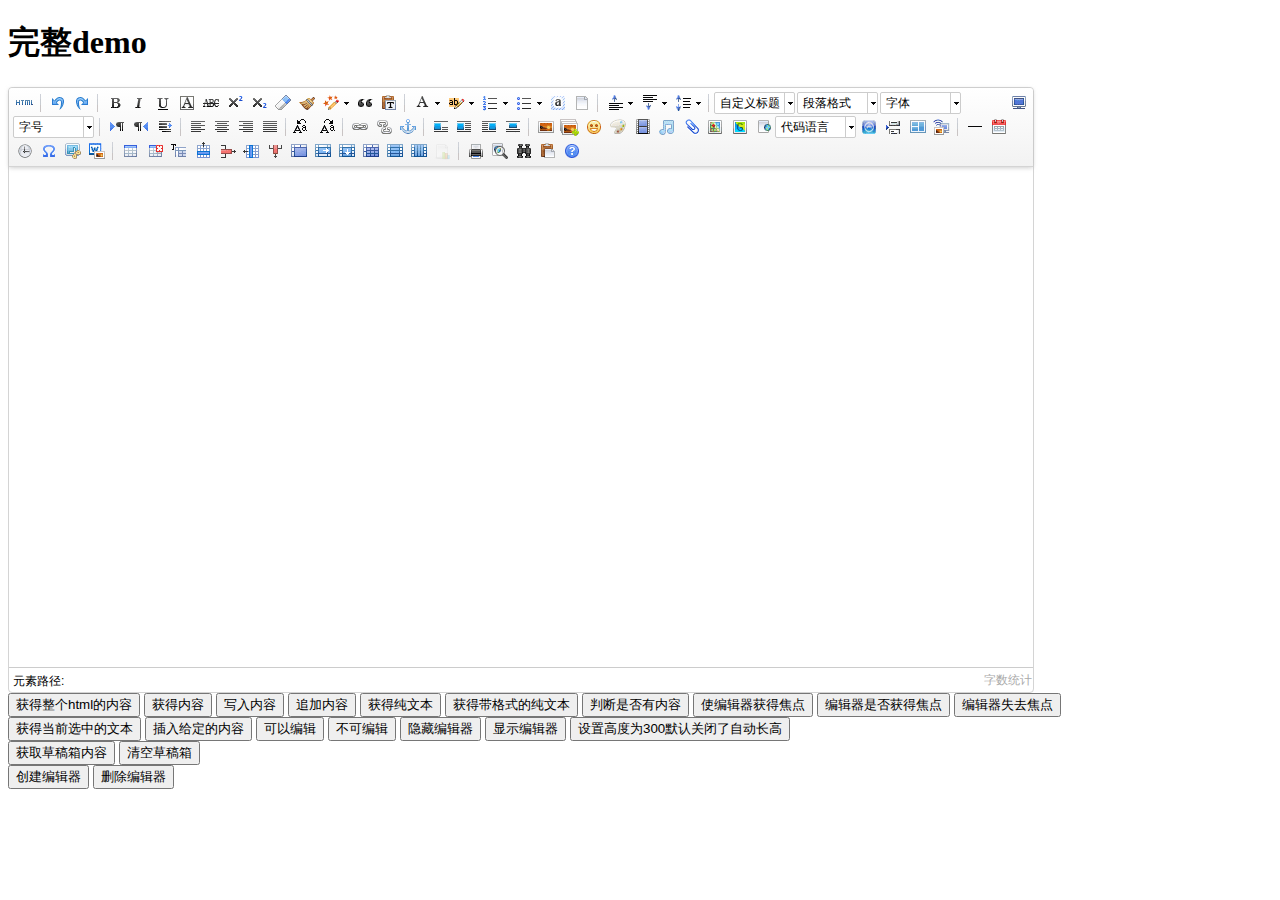
<file: basic-parent/basic-web/src/main/webapp/plugins/ueditor/index.html>
<!DOCTYPE HTML PUBLIC "-//W3C//DTD HTML 4.01 Transitional//EN"
        "http://www.w3.org/TR/html4/loose.dtd">
<html>
<head>
    <title>完整demo</title>
    <meta http-equiv="Content-Type" content="text/html;charset=utf-8"/>
    <script type="text/javascript" charset="utf-8" src="ueditor.config.js"></script>
    <script type="text/javascript" charset="utf-8" src="ueditor.all.min.js"> </script>
    <!--建议手动加在语言，避免在ie下有时因为加载语言失败导致编辑器加载失败-->
    <!--这里加载的语言文件会覆盖你在配置项目里添加的语言类型，比如你在配置项目里配置的是英文，这里加载的中文，那最后就是中文-->
    <script type="text/javascript" charset="utf-8" src="lang/zh-cn/zh-cn.js"></script>

    <style type="text/css">
        div{
            width:100%;
        }
    </style>
</head>
<body>
<div>
    <h1>完整demo</h1>
    <script id="editor" type="text/plain" style="width:1024px;height:500px;"></script>
</div>
<div id="btns">
    <div>
        <button onclick="getAllHtml()">获得整个html的内容</button>
        <button onclick="getContent()">获得内容</button>
        <button onclick="setContent()">写入内容</button>
        <button onclick="setContent(true)">追加内容</button>
        <button onclick="getContentTxt()">获得纯文本</button>
        <button onclick="getPlainTxt()">获得带格式的纯文本</button>
        <button onclick="hasContent()">判断是否有内容</button>
        <button onclick="setFocus()">使编辑器获得焦点</button>
        <button onmousedown="isFocus(event)">编辑器是否获得焦点</button>
        <button onmousedown="setblur(event)" >编辑器失去焦点</button>

    </div>
    <div>
        <button onclick="getText()">获得当前选中的文本</button>
        <button onclick="insertHtml()">插入给定的内容</button>
        <button id="enable" onclick="setEnabled()">可以编辑</button>
        <button onclick="setDisabled()">不可编辑</button>
        <button onclick=" UE.getEditor('editor').setHide()">隐藏编辑器</button>
        <button onclick=" UE.getEditor('editor').setShow()">显示编辑器</button>
        <button onclick=" UE.getEditor('editor').setHeight(300)">设置高度为300默认关闭了自动长高</button>
    </div>

    <div>
        <button onclick="getLocalData()" >获取草稿箱内容</button>
        <button onclick="clearLocalData()" >清空草稿箱</button>
    </div>

</div>
<div>
    <button onclick="createEditor()">
    创建编辑器</button>
    <button onclick="deleteEditor()">
    删除编辑器</button>
</div>

<script type="text/javascript">

    //实例化编辑器
    //建议使用工厂方法getEditor创建和引用编辑器实例，如果在某个闭包下引用该编辑器，直接调用UE.getEditor('editor')就能拿到相关的实例
    var ue = UE.getEditor('editor');


    function isFocus(e){
        alert(UE.getEditor('editor').isFocus());
        UE.dom.domUtils.preventDefault(e)
    }
    function setblur(e){
        UE.getEditor('editor').blur();
        UE.dom.domUtils.preventDefault(e)
    }
    function insertHtml() {
        var value = prompt('插入html代码', '');
        UE.getEditor('editor').execCommand('insertHtml', value)
    }
    function createEditor() {
        enableBtn();
        UE.getEditor('editor');
    }
    function getAllHtml() {
        alert(UE.getEditor('editor').getAllHtml())
    }
    function getContent() {
        var arr = [];
        arr.push("使用editor.getContent()方法可以获得编辑器的内容");
        arr.push("内容为：");
        arr.push(UE.getEditor('editor').getContent());
        alert(arr.join("\n"));
    }
    function getPlainTxt() {
        var arr = [];
        arr.push("使用editor.getPlainTxt()方法可以获得编辑器的带格式的纯文本内容");
        arr.push("内容为：");
        arr.push(UE.getEditor('editor').getPlainTxt());
        alert(arr.join('\n'))
    }
    function setContent(isAppendTo) {
        var arr = [];
        arr.push("使用editor.setContent('欢迎使用ueditor')方法可以设置编辑器的内容");
        UE.getEditor('editor').setContent('欢迎使用ueditor', isAppendTo);
        alert(arr.join("\n"));
    }
    function setDisabled() {
        UE.getEditor('editor').setDisabled('fullscreen');
        disableBtn("enable");
    }

    function setEnabled() {
        UE.getEditor('editor').setEnabled();
        enableBtn();
    }

    function getText() {
        //当你点击按钮时编辑区域已经失去了焦点，如果直接用getText将不会得到内容，所以要在选回来，然后取得内容
        var range = UE.getEditor('editor').selection.getRange();
        range.select();
        var txt = UE.getEditor('editor').selection.getText();
        alert(txt)
    }

    function getContentTxt() {
        var arr = [];
        arr.push("使用editor.getContentTxt()方法可以获得编辑器的纯文本内容");
        arr.push("编辑器的纯文本内容为：");
        arr.push(UE.getEditor('editor').getContentTxt());
        alert(arr.join("\n"));
    }
    function hasContent() {
        var arr = [];
        arr.push("使用editor.hasContents()方法判断编辑器里是否有内容");
        arr.push("判断结果为：");
        arr.push(UE.getEditor('editor').hasContents());
        alert(arr.join("\n"));
    }
    function setFocus() {
        UE.getEditor('editor').focus();
    }
    function deleteEditor() {
        disableBtn();
        UE.getEditor('editor').destroy();
    }
    function disableBtn(str) {
        var div = document.getElementById('btns');
        var btns = UE.dom.domUtils.getElementsByTagName(div, "button");
        for (var i = 0, btn; btn = btns[i++];) {
            if (btn.id == str) {
                UE.dom.domUtils.removeAttributes(btn, ["disabled"]);
            } else {
                btn.setAttribute("disabled", "true");
            }
        }
    }
    function enableBtn() {
        var div = document.getElementById('btns');
        var btns = UE.dom.domUtils.getElementsByTagName(div, "button");
        for (var i = 0, btn; btn = btns[i++];) {
            UE.dom.domUtils.removeAttributes(btn, ["disabled"]);
        }
    }

    function getLocalData () {
        alert(UE.getEditor('editor').execCommand( "getlocaldata" ));
    }

    function clearLocalData () {
        UE.getEditor('editor').execCommand( "clearlocaldata" );
        alert("已清空草稿箱")
    }
</script>
</body>
</html>
</file>
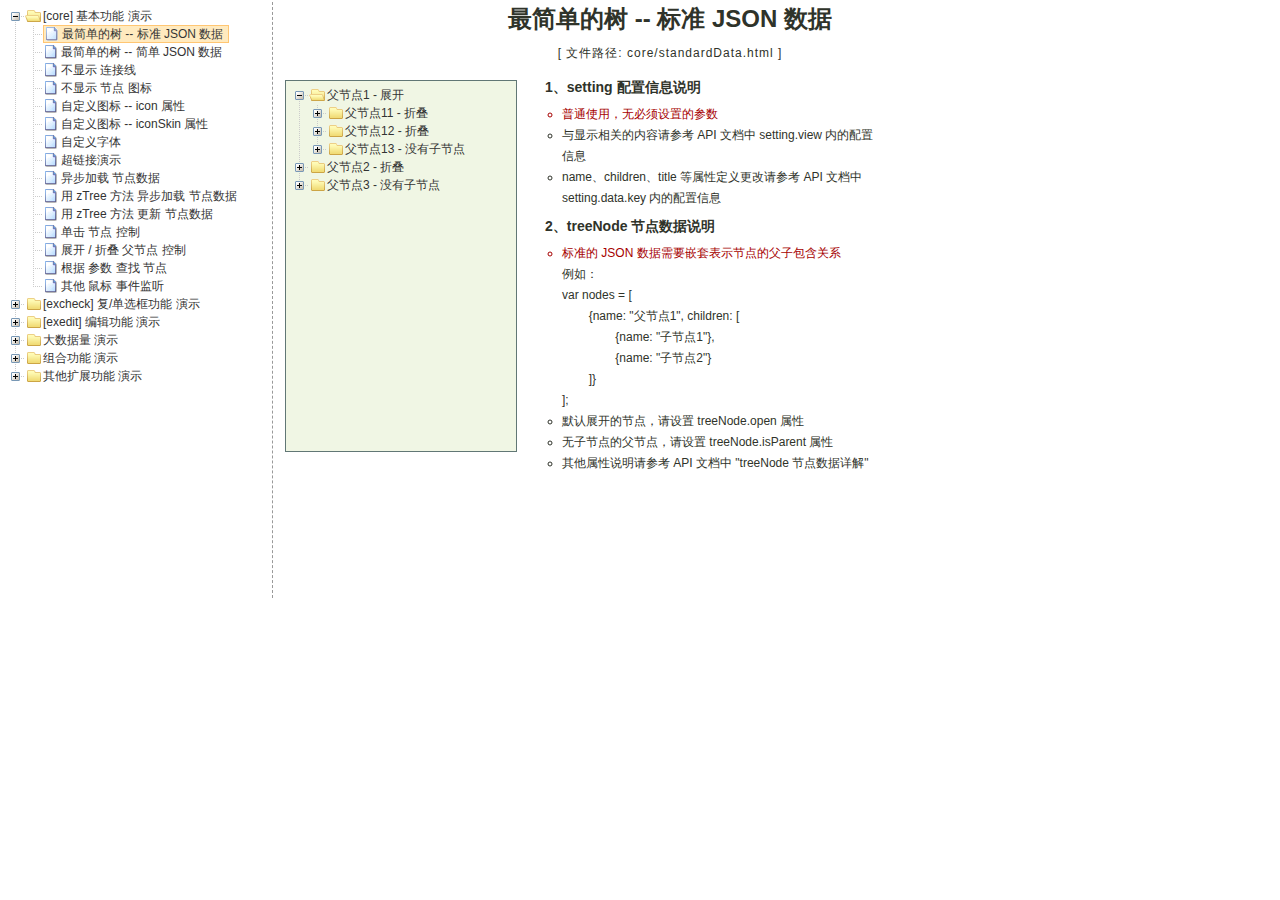
<file: basic-parent/basic-web/src/main/webapp/plugins/zTree_v3-master/demo/cn/index.html>
<!DOCTYPE HTML PUBLIC "-//W3C//DTD HTML 4.01//EN" "http://www.w3.org/TR/html4/strict.dtd">
<HTML>
 <HEAD>
  <TITLE> ZTREE DEMO </TITLE>
  <meta http-equiv="content-type" content="text/html; charset=UTF-8">
  <link rel="stylesheet" href="../../css/zTreeStyle/zTreeStyle.css" type="text/css">
  <style>
	body {
	background-color: white;
	margin:0; padding:0;
	text-align: center;
	}
	div, p, table, th, td {
		list-style:none;
		margin:0; padding:0;
		color:#333; font-size:12px;
		font-family:dotum, Verdana, Arial, Helvetica, AppleGothic, sans-serif;
	}
	#testIframe {margin-left: 10px;}
  </style>
<script type="text/javascript" src="../../js/jquery-1.4.4.min.js"></script>
<script type="text/javascript" src="../../js/jquery.ztree.core.js"></script>
  <SCRIPT type="text/javascript" >
  <!--
	var zTree;
	var demoIframe;

	var setting = {
		view: {
			dblClickExpand: false,
			showLine: true,
			selectedMulti: false
		},
		data: {
			simpleData: {
				enable:true,
				idKey: "id",
				pIdKey: "pId",
				rootPId: ""
			}
		},
		callback: {
			beforeClick: function(treeId, treeNode) {
				var zTree = $.fn.zTree.getZTreeObj("tree");
				if (treeNode.isParent) {
					zTree.expandNode(treeNode);
					return false;
				} else {
					demoIframe.attr("src",treeNode.file + ".html");
					return true;
				}
			}
		}
	};

	var zNodes =[
		{id:1, pId:0, name:"[core] 基本功能 演示", open:true},
		{id:101, pId:1, name:"最简单的树 --  标准 JSON 数据", file:"core/standardData"},
		{id:102, pId:1, name:"最简单的树 --  简单 JSON 数据", file:"core/simpleData"},
		{id:103, pId:1, name:"不显示 连接线", file:"core/noline"},
		{id:104, pId:1, name:"不显示 节点 图标", file:"core/noicon"},
		{id:105, pId:1, name:"自定义图标 --  icon 属性", file:"core/custom_icon"},
		{id:106, pId:1, name:"自定义图标 --  iconSkin 属性", file:"core/custom_iconSkin"},
		{id:107, pId:1, name:"自定义字体", file:"core/custom_font"},
		{id:115, pId:1, name:"超链接演示", file:"core/url"},
		{id:108, pId:1, name:"异步加载 节点数据", file:"core/async"},
		{id:109, pId:1, name:"用 zTree 方法 异步加载 节点数据", file:"core/async_fun"},
		{id:110, pId:1, name:"用 zTree 方法 更新 节点数据", file:"core/update_fun"},
		{id:111, pId:1, name:"单击 节点 控制", file:"core/click"},
		{id:112, pId:1, name:"展开 / 折叠 父节点 控制", file:"core/expand"},
		{id:113, pId:1, name:"根据 参数 查找 节点", file:"core/searchNodes"},
		{id:114, pId:1, name:"其他 鼠标 事件监听", file:"core/otherMouse"},

		{id:2, pId:0, name:"[excheck] 复/单选框功能 演示", open:false},
		{id:201, pId:2, name:"Checkbox 勾选操作", file:"excheck/checkbox"},
		{id:206, pId:2, name:"Checkbox nocheck 演示", file:"excheck/checkbox_nocheck"},
		{id:207, pId:2, name:"Checkbox chkDisabled 演示", file:"excheck/checkbox_chkDisabled"},
		{id:208, pId:2, name:"Checkbox halfCheck 演示", file:"excheck/checkbox_halfCheck"},
		{id:202, pId:2, name:"Checkbox 勾选统计", file:"excheck/checkbox_count"},
		{id:203, pId:2, name:"用 zTree 方法 勾选 Checkbox", file:"excheck/checkbox_fun"},
		{id:204, pId:2, name:"Radio 勾选操作", file:"excheck/radio"},
		{id:209, pId:2, name:"Radio nocheck 演示", file:"excheck/radio_nocheck"},
		{id:210, pId:2, name:"Radio chkDisabled 演示", file:"excheck/radio_chkDisabled"},
		{id:211, pId:2, name:"Radio halfCheck 演示", file:"excheck/radio_halfCheck"},
		{id:205, pId:2, name:"用 zTree 方法 勾选 Radio", file:"excheck/radio_fun"},

		{id:3, pId:0, name:"[exedit] 编辑功能 演示", open:false},
		{id:301, pId:3, name:"拖拽 节点 基本控制", file:"exedit/drag"},
		{id:302, pId:3, name:"拖拽 节点 高级控制", file:"exedit/drag_super"},
		{id:303, pId:3, name:"用 zTree 方法 移动 / 复制 节点", file:"exedit/drag_fun"},
		{id:304, pId:3, name:"基本 增 / 删 / 改 节点", file:"exedit/edit"},
		{id:305, pId:3, name:"高级 增 / 删 / 改 节点", file:"exedit/edit_super"},
		{id:306, pId:3, name:"用 zTree 方法 增 / 删 / 改 节点", file:"exedit/edit_fun"},
		{id:307, pId:3, name:"异步加载 & 编辑功能 共存", file:"exedit/async_edit"},
		{id:308, pId:3, name:"多棵树之间 的 数据交互", file:"exedit/multiTree"},

		{id:4, pId:0, name:"大数据量 演示", open:false},
		{id:401, pId:4, name:"一次性加载大数据量", file:"bigdata/common"},
		{id:402, pId:4, name:"分批异步加载大数据量", file:"bigdata/diy_async"},
		{id:403, pId:4, name:"分批异步加载大数据量", file:"bigdata/page"},

		{id:5, pId:0, name:"组合功能 演示", open:false},
		{id:501, pId:5, name:"冻结根节点", file:"super/oneroot"},
		{id:502, pId:5, name:"单击展开/折叠节点", file:"super/oneclick"},
		{id:503, pId:5, name:"保持展开单一路径", file:"super/singlepath"},
		{id:504, pId:5, name:"添加 自定义控件", file:"super/diydom"},
		{id:505, pId:5, name:"checkbox / radio 共存", file:"super/checkbox_radio"},
		{id:506, pId:5, name:"左侧菜单", file:"super/left_menu"},
		{id:513, pId:5, name:"OutLook 风格", file:"super/left_menuForOutLook"},
		{id:515, pId:5, name:"Awesome 风格", file:"super/awesome"},
		{id:514, pId:5, name:"Metro 风格", file:"super/metro"},
		{id:507, pId:5, name:"下拉菜单", file:"super/select_menu"},
		{id:509, pId:5, name:"带 checkbox 的多选下拉菜单", file:"super/select_menu_checkbox"},
		{id:510, pId:5, name:"带 radio 的单选下拉菜单", file:"super/select_menu_radio"},
		{id:508, pId:5, name:"右键菜单 的 实现", file:"super/rightClickMenu"},
		{id:511, pId:5, name:"与其他 DOM 拖拽互动", file:"super/dragWithOther"},
		{id:512, pId:5, name:"异步加载模式下全部展开", file:"super/asyncForAll"},

		{id:6, pId:0, name:"其他扩展功能 演示", open:false},
		{id:601, pId:6, name:"隐藏普通节点", file:"exhide/common"},
		{id:602, pId:6, name:"配合 checkbox 的隐藏", file:"exhide/checkbox"},
		{id:603, pId:6, name:"配合 radio 的隐藏", file:"exhide/radio"}
	];

	$(document).ready(function(){
		var t = $("#tree");
		t = $.fn.zTree.init(t, setting, zNodes);
		demoIframe = $("#testIframe");
		demoIframe.bind("load", loadReady);
		var zTree = $.fn.zTree.getZTreeObj("tree");
		zTree.selectNode(zTree.getNodeByParam("id", 101));

	});

	function loadReady() {
		var bodyH = demoIframe.contents().find("body").get(0).scrollHeight,
		htmlH = demoIframe.contents().find("html").get(0).scrollHeight,
		maxH = Math.max(bodyH, htmlH), minH = Math.min(bodyH, htmlH),
		h = demoIframe.height() >= maxH ? minH:maxH ;
		if (h < 530) h = 530;
		demoIframe.height(h);
	}

  //-->
  </SCRIPT>
 </HEAD>

<BODY>
<TABLE border=0 height=600px align=left>
	<TR>
		<TD width=260px align=left valign=top style="BORDER-RIGHT: #999999 1px dashed">
			<ul id="tree" class="ztree" style="width:260px; overflow:auto;"></ul>
		</TD>
		<TD width=770px align=left valign=top><IFRAME ID="testIframe" Name="testIframe" FRAMEBORDER=0 SCROLLING=AUTO width=100%  height=600px SRC="core/standardData.html"></IFRAME></TD>
	</TR>
</TABLE>

</BODY>
</HTML>
</file>
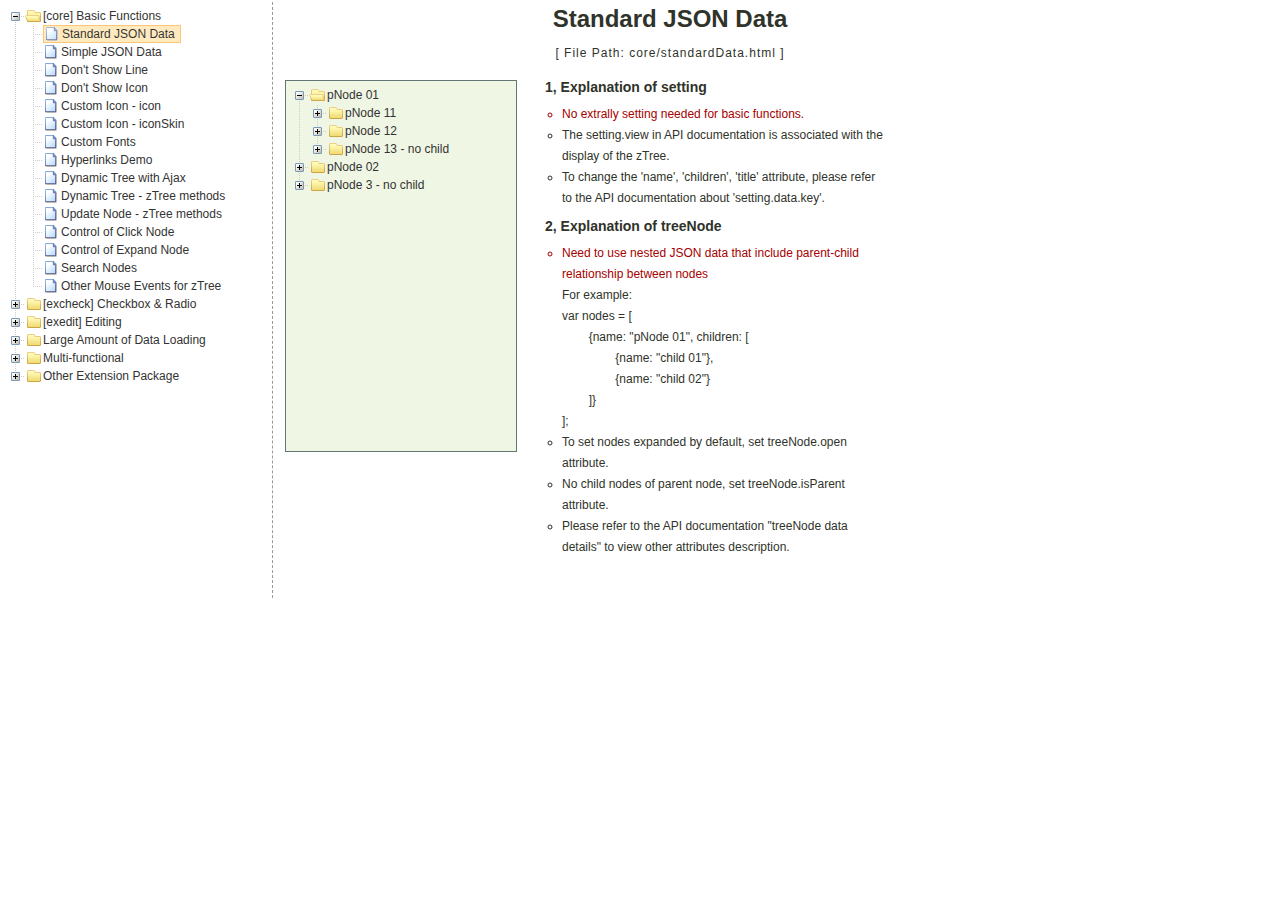
<file: basic-parent/basic-web/src/main/webapp/plugins/zTree_v3-master/demo/en/index.html>
<!DOCTYPE HTML PUBLIC "-//W3C//DTD HTML 4.01//EN" "http://www.w3.org/TR/html4/strict.dtd">
<HTML>
 <HEAD>
  <TITLE> ZTREE DEMO </TITLE>
  <meta http-equiv="content-type" content="text/html; charset=UTF-8">
  <link rel="stylesheet" href="../../css/zTreeStyle/zTreeStyle.css" type="text/css">
  <style>
	body {
	background-color: white;
	margin:0; padding:0;
	text-align: center;
	}
	div, p, table, th, td {
		list-style:none; 
		margin:0; padding:0; 
		color:#333; font-size:12px; 
		font-family:dotum, Verdana, Arial, Helvetica, AppleGothic, sans-serif;
	}
	#testIframe {margin-left: 10px;}
  </style>
<script type="text/javascript" src="../../js/jquery-1.4.4.min.js"></script>
<script type="text/javascript" src="../../js/jquery.ztree.core.js"></script>
  <SCRIPT type="text/javascript" >
  <!--
	var zTree;
	var demoIframe;

	var setting = {
		view: {
			dblClickExpand: false,
			showLine: true,
			selectedMulti: false
		},
		data: {
			simpleData: {
				enable:true,
				idKey: "id",
				pIdKey: "pId",
				rootPId: ""
			}
		},
		callback: {
			beforeClick: function(treeId, treeNode) {
				var zTree = $.fn.zTree.getZTreeObj("tree");
				if (treeNode.isParent) {
					zTree.expandNode(treeNode);
					return false;
				} else {
					demoIframe.attr("src",treeNode.file + ".html");
					return true;
				}
			}
		}
	};

	var zNodes = [
		{id:1, pId:0, name:"[core] Basic Functions", open:false},
		{id:101, pId:1, name:"Standard JSON Data", file:"core/standardData"},
		{id:102, pId:1, name:"Simple JSON Data", file:"core/simpleData"},
		{id:103, pId:1, name:"Don't Show Line", file:"core/noline"},
		{id:104, pId:1, name:"Don't Show Icon", file:"core/noicon"},
		{id:105, pId:1, name:"Custom Icon - icon", file:"core/custom_icon"},
		{id:106, pId:1, name:"Custom Icon - iconSkin", file:"core/custom_iconSkin"},
		{id:107, pId:1, name:"Custom Fonts", file:"core/custom_font"},
		{id:115, pId:1, name:"Hyperlinks Demo", file:"core/url"},
		{id:108, pId:1, name:"Dynamic Tree with Ajax", file:"core/async"},
		{id:109, pId:1, name:"Dynamic Tree - zTree methods", file:"core/async_fun"},
		{id:110, pId:1, name:"Update Node - zTree methods", file:"core/update_fun"},
		{id:111, pId:1, name:"Control of Click Node", file:"core/click"},
		{id:112, pId:1, name:"Control of Expand Node", file:"core/expand"},
		{id:113, pId:1, name:"Search Nodes", file:"core/searchNodes"},
		{id:114, pId:1, name:"Other Mouse Events for zTree", file:"core/otherMouse"},

		{id:2, pId:0, name:"[excheck] Checkbox & Radio", open:false},
		{id:201, pId:2, name:"Checkbox Operation", file:"excheck/checkbox"},
		{id:206, pId:2, name:"Checkbox nocheck Demo", file:"excheck/checkbox_nocheck"},
		{id:207, pId:2, name:"Checkbox chkDisabled Demo", file:"excheck/checkbox_chkDisabled"},
		{id:208, pId:2, name:"Checkbox halfCheck Demo", file:"excheck/checkbox_halfCheck"},
		{id:202, pId:2, name:"Statistics Checkbox is Checked", file:"excheck/checkbox_count"},
		{id:203, pId:2, name:"Checkbox - zTree methods", file:"excheck/checkbox_fun"},
		{id:204, pId:2, name:"Radio Operation", file:"excheck/radio"},
		{id:209, pId:2, name:"Radio nocheck Demo", file:"excheck/radio_nocheck"},
		{id:210, pId:2, name:"Radio chkDisabled Demo", file:"excheck/radio_chkDisabled"},
		{id:211, pId:2, name:"Radio halfCheck Demo", file:"excheck/radio_halfCheck"},
		{id:205, pId:2, name:"Radio - zTree methods", file:"excheck/radio_fun"},

		{id:3, pId:0, name:"[exedit] Editing", open:false},
		{id:301, pId:3, name:"Normal Drag Node Operation", file:"exedit/drag"},
		{id:302, pId:3, name:"Advanced Drag Node Operation", file:"exedit/drag_super"},
		{id:303, pId:3, name:"Move / Copy - zTree methods", file:"exedit/drag_fun"},
		{id:304, pId:3, name:"Basic Edit Nodes", file:"exedit/edit"},
		{id:305, pId:3, name:"Advanced Edit Nodes", file:"exedit/edit_super"},
		{id:306, pId:3, name:"Edit Nodes - zTree methods", file:"exedit/edit_fun"},
		{id:307, pId:3, name:"Editing Dynamic Tree", file:"exedit/async_edit"},
		{id:308, pId:3, name:"Multiple Trees", file:"exedit/multiTree"},

		{id:4, pId:0, name:"Large Amount of Data Loading", open:false},
		{id:401, pId:4, name:"One-time Large Data Loading", file:"bigdata/common"},
		{id:402, pId:4, name:"Loading Data in Batches", file:"bigdata/diy_async"},
		{id:403, pId:4, name:"Loading Data By Pagination", file:"bigdata/page"},

		{id:5, pId:0, name:"Multi-functional", open:false},
		{id:501, pId:5, name:"Freeze the Root Node", file:"super/oneroot"},
		{id:502, pId:5, name:"Click to Expand Node", file:"super/oneclick"},
		{id:503, pId:5, name:"Keep Single Path", file:"super/singlepath"},
		{id:504, pId:5, name:"Adding Custom DOM", file:"super/diydom"},
		{id:505, pId:5, name:"Checkbox / Radio Coexistence", file:"super/checkbox_radio"},
		{id:506, pId:5, name:"Left Menu", file:"super/left_menu"},
		{id:513, pId:5, name:"OutLook Style", file:"super/left_menuForOutLook"},
        {id:515, pId:5, name:"Awesome Style", file:"super/awesome"},
        {id:514, pId:5, name:"Metro Style", file:"super/metro"},
		{id:507, pId:5, name:"Drop-down Menu", file:"super/select_menu"},
		{id:509, pId:5, name:"Drop-down Menu with checkbox", file:"super/select_menu_checkbox"},
		{id:510, pId:5, name:"Drop-down Menu with radio", file:"super/select_menu_radio"},
		{id:508, pId:5, name:"Right-click Menu", file:"super/rightClickMenu"},
		{id:511, pId:5, name:"Drag With Other DOMs", file:"super/dragWithOther"},
		{id:512, pId:5, name:"Expand All Nodes with Async", file:"super/asyncForAll"},

		{id:6, pId:0, name:"Other Extension Package", open:false},
		{id:601, pId:6, name:"hide ordinary node", file:"exhide/common"},
		{id:602, pId:6, name:"hide with checkbox mode", file:"exhide/checkbox"},
		{id:603, pId:6, name:"hide with radio mode", file:"exhide/radio"}
	];

	$(document).ready(function(){
		var t = $("#tree");
		t = $.fn.zTree.init(t, setting, zNodes);
		demoIframe = $("#testIframe");
		demoIframe.bind("load", loadReady);
		var zTree = $.fn.zTree.getZTreeObj("tree");
		zTree.selectNode(zTree.getNodeByParam("id", 101));
	
	});

	function loadReady() {
		var bodyH = demoIframe.contents().find("body").get(0).scrollHeight,
		htmlH = demoIframe.contents().find("html").get(0).scrollHeight,
		maxH = Math.max(bodyH, htmlH), minH = Math.min(bodyH, htmlH),
		h = demoIframe.height() >= maxH ? minH:maxH ;
		if (h < 530) h = 530;
		demoIframe.height(h);
	}

  //-->
  </SCRIPT>
 </HEAD>

<BODY>
<TABLE border=0 height=600px align=left>
	<TR>
		<TD width=260px align=left valign=top style="BORDER-RIGHT: #999999 1px dashed">
			<ul id="tree" class="ztree" style="width:260px; overflow:auto;"></ul>
		</TD>
		<TD width=770px align=left valign=top><IFRAME ID="testIframe" Name="testIframe" FRAMEBORDER=0 SCROLLING=AUTO width=100%  height=600px SRC="core/standardData.html"></IFRAME></TD>
	</TR>
</TABLE>

 </BODY>
</HTML>
</file>
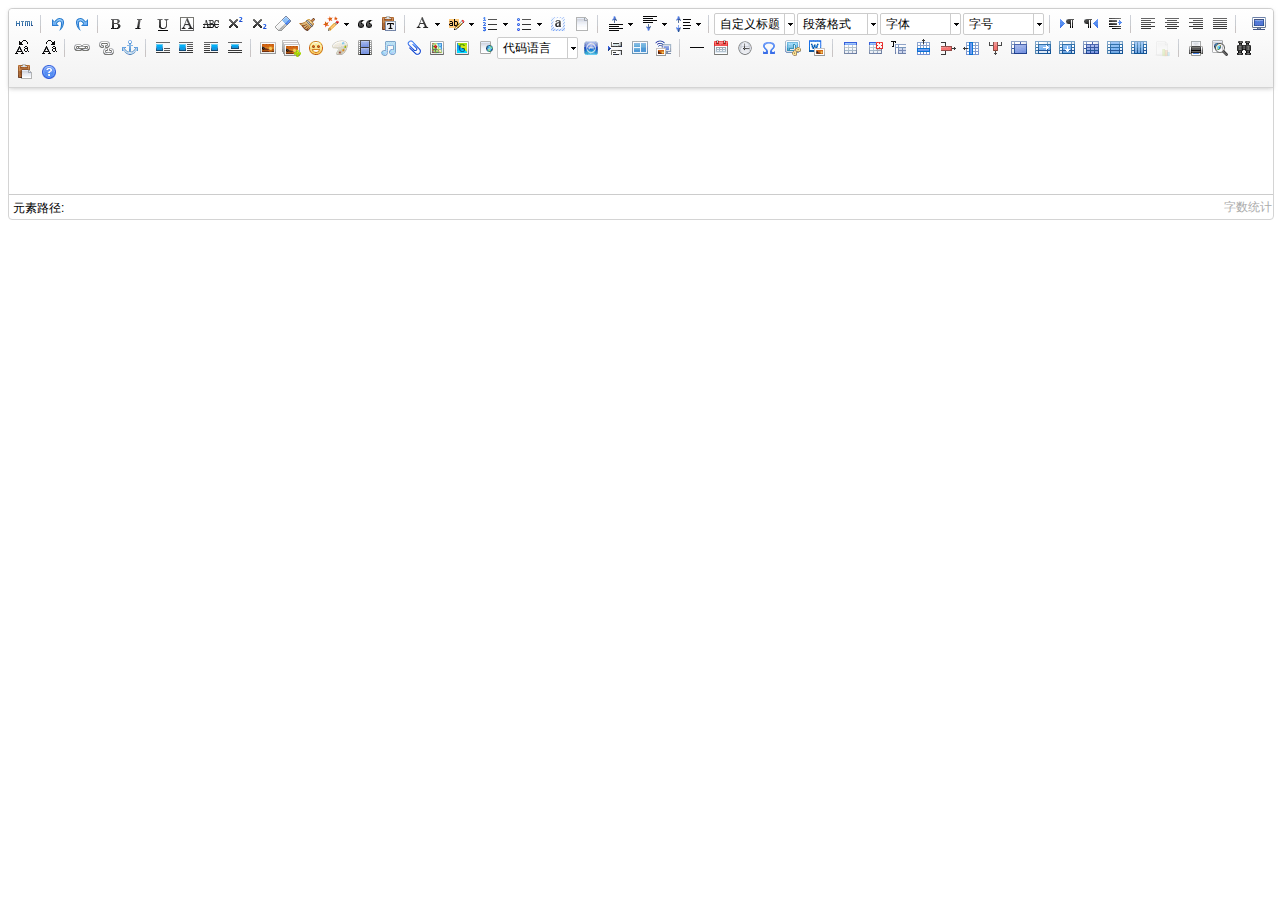
<file: basic-parent/basic-web/src/main/webapp/plugins/ueditor/demo.html>
<!DOCTYPE HTML>
<html lang="en-US">

<head>
    <meta charset="UTF-8">
    <title>ueditor demo</title>
</head>

<body>

    <div  id="container" name="content" type="text/plain"></div>
    
    <!-- 配置文件 -->
    <script type="text/javascript" src="ueditor.config.js"></script>
    <!-- 编辑器源码文件 -->
    <script type="text/javascript" src="ueditor.all.js"></script>
    <!-- 实例化编辑器 -->
    <script type="text/javascript">
        var ue = UE.getEditor('container');
    </script>
</body>

</html>
</file>
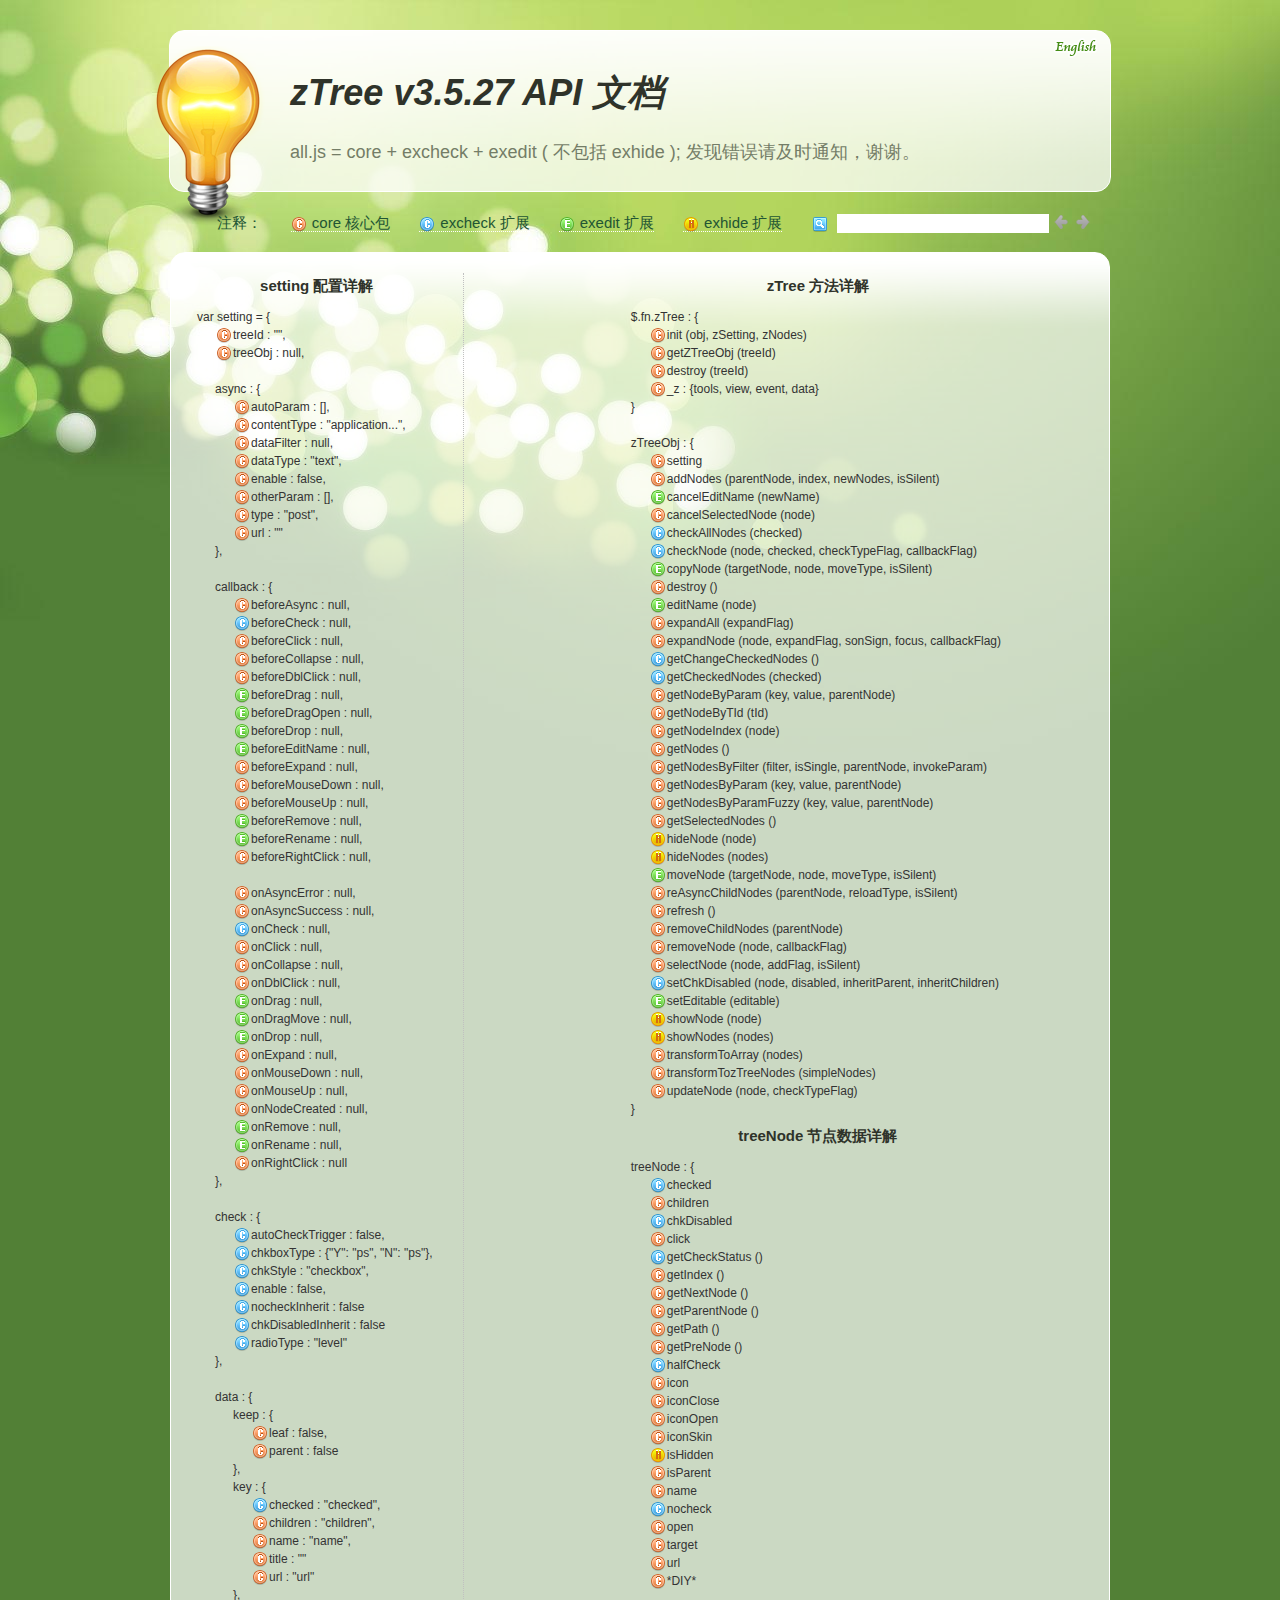
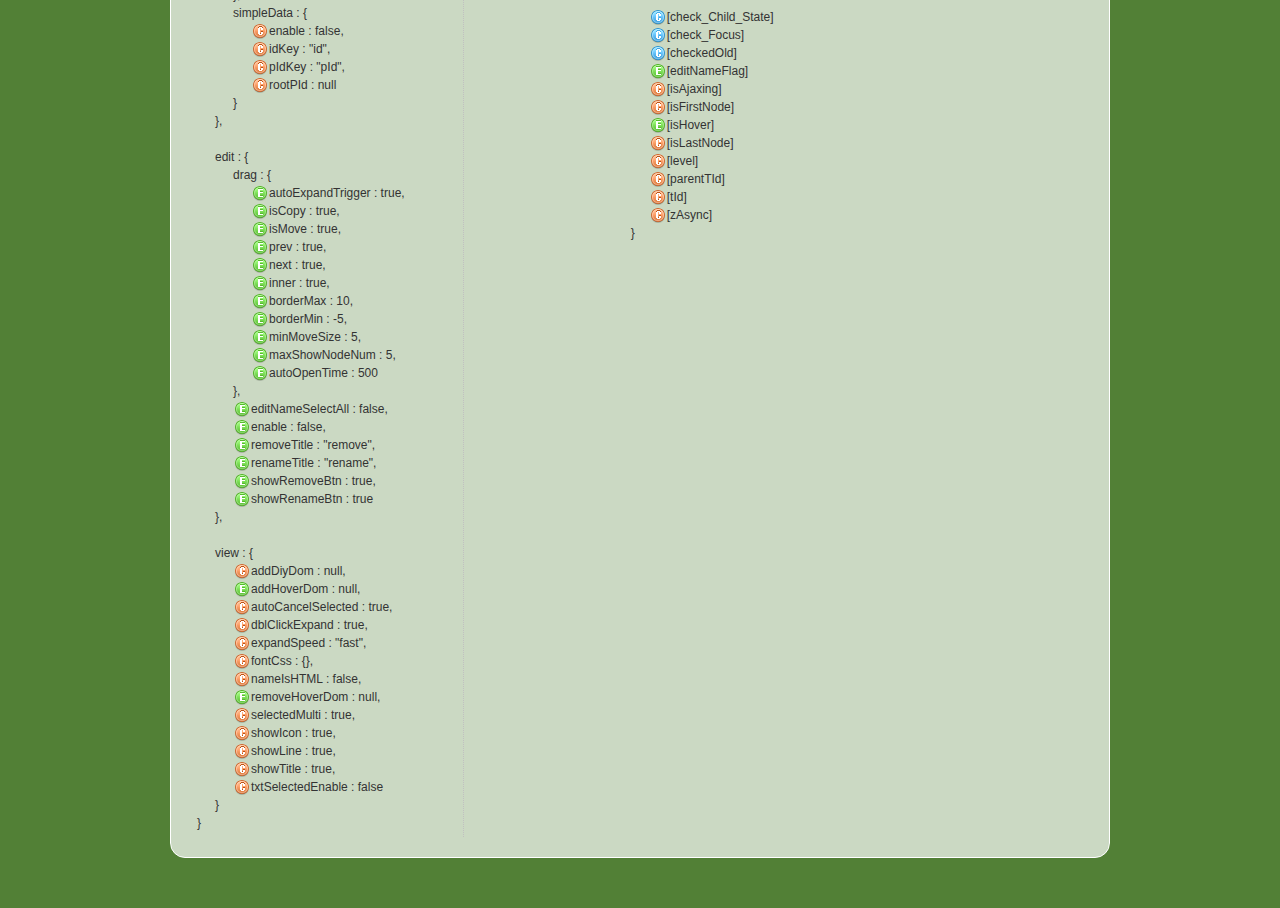
<file: basic-parent/basic-web/src/main/webapp/plugins/zTree_v3-master/api/API_cn.html>
<!DOCTYPE html>
<html>
	<head>
		<meta http-equiv="Content-Type" content="text/html; charset=UTF-8">
		<title>API 文档 [zTree --  jQuery 树插件]</title>
		<link rel="stylesheet" href="apiCss/common.css" type="text/css">
		<link rel='stylesheet' href='apiCss/zTreeStyleForApi.css' type='text/css'>
		<script type="text/javascript">
			var ie = (function(){
				var undef,
				v = 3,
				div = document.createElement('div'),
				all = div.getElementsByTagName('i');
				while (
				div.innerHTML = '<!--[if gt IE ' + (++v) + ']><i></i><![endif]-->',
				all[0]
			);
				return v > 4 ? v : undef;
			}()), ie6 = (ie === 6),
			path = window.location.pathname.replace(/.*\/([^\/\.]*)\..*/g,"$1"),
			langLib = [];
			ie = ie<9;
			if(ie) {
				document.write('<link rel="stylesheet" href="apiCss/common_ie6.css" type="text/css">');
			}
			var lang = "cn",
			ajaxMsg = "如果你使用的是 Chrome 浏览器，那么请把 API 文档发布到 web 服务目录下访问。\n\n（Chrome 浏览器不支持本地 ajax 访问, 即：file://）";

		</script>
	</head>
	<body>
		<div id="header_wrap" class="header_wrap" style="padding-top: 30px;">
			<div id="header" class="header round">
				<div class="light-bulb" alt=""></div>
				<div class="ieSuggest">浏览本网站建议您使用 Chrome、FireFox、Opera、IE9 等浏览器（只要不是 IE6 7 8 就行）, 速度会更快，画面会更炫！</div>
				<div class="google_plus"><g:plusone></g:plusone></div>
				<div class="header-text">
					<h1><em>zTree v3.5.27 API 文档</em></h1><p></p>
					<p>all.js = core + excheck + exedit ( 不包括 exhide ); 发现错误请及时通知，谢谢。</p>
				</div>
				<ul class="shortcuts language" style="top:0;">
					<li><a href="API_en.html" onclick="window.location.href='API_en.html'"><button class="ico en" title="英文版" type="button"></button><span class=""></span></a></li>
				</ul>
			</div>
		</div>
		<div id="content_wrap" class="content_wrap">
			<div id="content" class="content">
				<div class="nav_section">
					<ul>
						<li class="first">注释：</li>
						<li><button class="ico16 z_core" onfocus="this.blur();"></button><span>core 核心包</span></li>
						<li><button class="ico16 z_check" onfocus="this.blur();"></button><span>excheck 扩展</span></li>
						<li><button class="ico16 z_edit" onfocus="this.blur();"></button><span>exedit 扩展</span></li>
						<li><button class="ico16 z_hide" onfocus="this.blur();"></button><span>exhide 扩展</span></li>
						<li class="noline">
							<button class="ico16 z_search" onfocus="this.blur();" title="Enter 以及 左、右键可以快速定位查找结果"></button>
							<input type="text" class="searchKey search empty" value=""><input type="text" class="searchResult search" value="">
							<button class="ico16 searchPrev disabled" onfocus="this.blur();" title="Enter 以及 左、右键可以快速定位查找结果"></button><button class="ico16 searchNext disabled" onfocus="this.blur();" title="Enter 以及 左、右键可以快速定位查找结果"></button>
						</li>
					</ul>
				</div>

				<div id="contentBox" class="contentBox round clearfix">
					<div id="apiContent" class="apiContent">
						<div id="api_setting" class="api_setting left">
							<ul class="api_content_title"><li>setting 配置详解</li></ul>
							<ul id="settingTree" class="ztree"></ul>
						</div>
						<div id="api_function" class="api_function right">
							<ul class="api_content_title"><li>zTree 方法详解</li></ul>
							<ul id="functionTree" class="ztree"></ul>
							<ul class="api_content_title"><li>treeNode 节点数据详解</li></ul>
							<ul id="treenodeTree" class="ztree"></ul>
						</div>
					</div>
				</div>
				<div class="clear"></div>
			</div>
		</div>

		<!-- overlayed -->
		<div id="overlayDiv" class="baby_overlay">
			<div id="overlayContent" class="content round clearfix">
				<div class="overlaySearch">
					<button class="ico16 z_search" onfocus="this.blur();" title="Enter 以及 左、右键可以快速定位查找结果"></button>
					<input type="text" class="searchKey search empty" value=""><input type="text" class="searchResult search" value="">
					<button class="ico16 searchPrev disabled" onfocus="this.blur();" title="Enter 以及 左、右键可以快速定位查找结果"></button><button class="ico16 searchNext disabled" onfocus="this.blur();" title="Enter 以及 左、右键可以快速定位查找结果"></button>
				</div>
				<a id="overlayDivCloseBtn" class="close"></a>
				<div id="overlayDetailDiv" class="details"></div>
			</div>
			<div id="overlayDivArrow" class="baby_overlay_arrow"></div>
		</div>
		<script type="text/javascript" src="apiCss/jquery-1.6.2.min.js"></script>
		<script type='text/javascript' src='apiCss/jquery.ztree.core.js'></script>
		<script type='text/javascript' src='apiCss/api.js'></script>
		<script type="text/javascript">
			$(document).ready(function(){
				apiContent._init();
			});
		</script>
	</body>
</html>
</file>
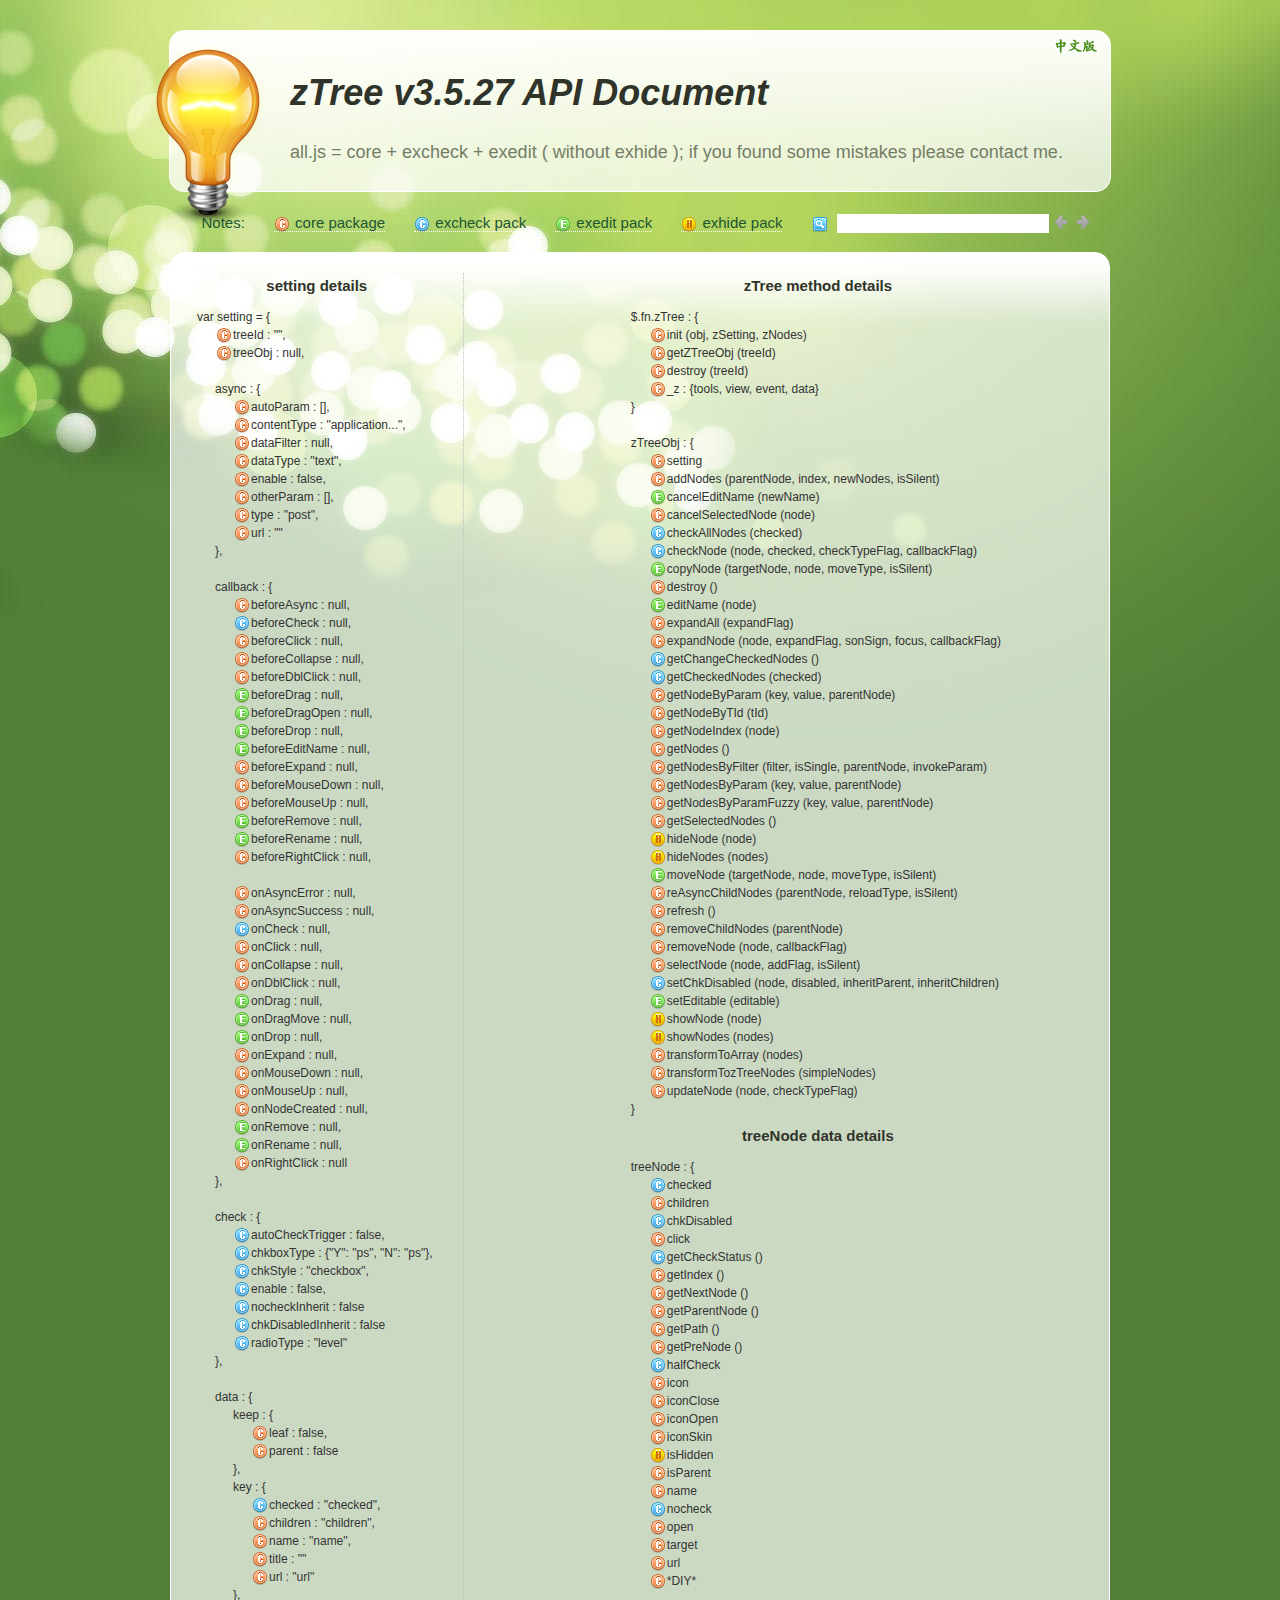
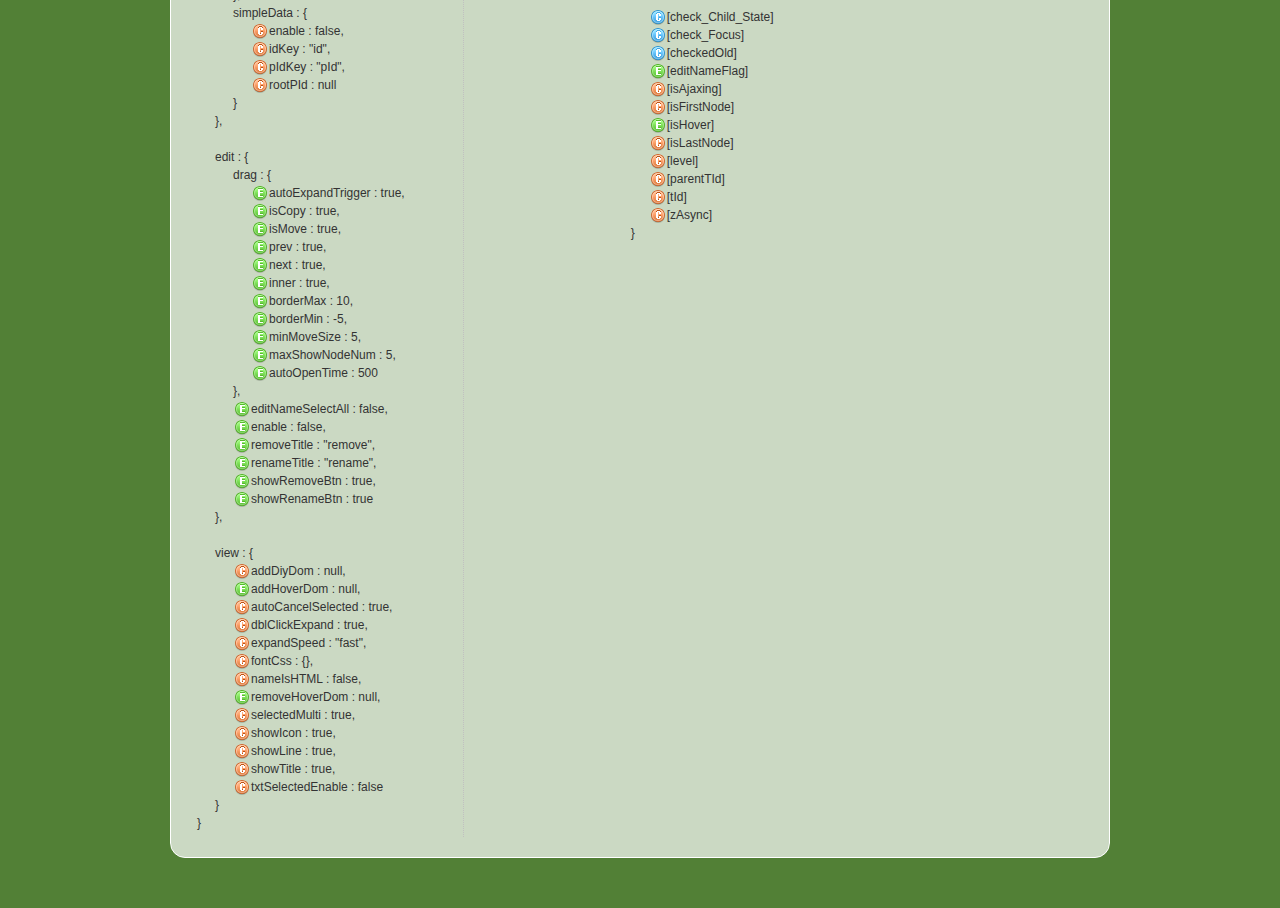
<file: basic-parent/basic-web/src/main/webapp/plugins/zTree_v3-master/api/API_en.html>
<!DOCTYPE html>
<html>
	<head>
		<meta http-equiv="Content-Type" content="text/html; charset=UTF-8">
		<title>API Document [zTree -- jQuery tree plug-ins.]</title>
		<link rel="stylesheet" href="apiCss/common.css" type="text/css">
		<link rel='stylesheet' href='apiCss/zTreeStyleForApi.css' type='text/css'>
		<script type="text/javascript">
			var ie = (function(){
				var undef,
				v = 3,
				div = document.createElement('div'),
				all = div.getElementsByTagName('i');
				while (
				div.innerHTML = '<!--[if gt IE ' + (++v) + ']><i></i><![endif]-->',
				all[0]
			);
				return v > 4 ? v : undef;
			}()), ie6 = (ie === 6),
			path = window.location.pathname.replace(/.*\/([^\/\.]*)\..*/g,"$1"),
			langLib = [];
			ie = ie<9;
			if(ie) {
				document.write('<link rel="stylesheet" href="apiCss/common_ie6.css" type="text/css">');
			}
			var lang = "en",
			ajaxMsg = "If you use chrome browser, please copy the API files to local webserver. \n\n( because chrome browser can't allow AJAX access to 'file://' )";
		</script>
	</head>
	<body>
		<div id="header_wrap" class="header_wrap" style="padding-top: 30px;">
			<div id="header" class="header round">
				<div class="light-bulb" alt=""></div>
				<div class="ieSuggest">If you use the Chrome / FireFox / Opera / IE9 browser will be even more dazzling effect!</div>
				<div class="google_plus"><g:plusone></g:plusone></div>
				<div class="header-text">
					<h1><em>zTree v3.5.27 API Document</em></h1><p></p>
					<p>all.js = core + excheck + exedit ( without exhide ); if you found some mistakes please contact me.</p>
				</div>
				<ul class="shortcuts language" style="top:0;">
					<li><a href="API_cn.html" onclick="window.location.href='API_cn.html'"><button class="ico cn" title="Chinese" type="button"></button><span class=""></span></a></li>
				</ul>
			</div>
		</div>
		<div id="content_wrap" class="content_wrap">
			<div id="content" class="content">
				<div class="nav_section">
					<ul>
						<li class="first">Notes: </li>
						<li><button class="ico16 z_core" onfocus="this.blur();"></button><span>core package</span></li>
						<li><button class="ico16 z_check" onfocus="this.blur();"></button><span>excheck pack</span></li>
						<li><button class="ico16 z_edit" onfocus="this.blur();"></button><span>exedit pack</span></li>
						<li><button class="ico16 z_hide" onfocus="this.blur();"></button><span>exhide pack</span></li>
						<li class="noline">
							<button class="ico16 z_search" onfocus="this.blur();" title="'Enter', 'left' and 'right' key can locate the search results quickly."></button>
							<input type="text" class="searchKey search empty" value=""><input type="text" class="searchResult search" value="">
							<button class="ico16 searchPrev disabled" onfocus="this.blur();" title="'Enter', 'left' and 'right' key can locate the search results quickly."></button><button class="ico16 searchNext disabled" onfocus="this.blur();" title="'Enter', 'left' and 'right' key can locate the search results quickly."></button>
						</li>
					</ul>
				</div>

				<div id="contentBox" class="contentBox round clearfix">
					<div id="apiContent" class="apiContent">
						<div id="api_setting" class="api_setting left">
							<ul class="api_content_title"><li>setting details</li></ul>
							<ul id="settingTree" class="ztree"></ul>
						</div>
						<div id="api_function" class="api_function right">
							<ul class="api_content_title"><li>zTree method details</li></ul>
							<ul id="functionTree" class="ztree"></ul>
							<ul class="api_content_title"><li>treeNode data details</li></ul>
							<ul id="treenodeTree" class="ztree"></ul>
						</div>
					</div>
				</div>
				<div class="clear"></div>
			</div>
		</div>

		<!-- overlayed -->
		<div id="overlayDiv" class="baby_overlay">
			<div id="overlayContent" class="content round clearfix">
				<div class="overlaySearch">
					<button class="ico16 z_search" onfocus="this.blur();" title="'Enter', 'left' and 'right' key can locate the search results quickly."></button>
					<input type="text" class="searchKey search empty" value=""><input type="text" class="searchResult search" value="">
					<button class="ico16 searchPrev disabled" onfocus="this.blur();" title="'Enter', 'left' and 'right' key can locate the search results quickly."></button><button class="ico16 searchNext disabled" onfocus="this.blur();" title="'Enter', 'left' and 'right' key can locate the search results quickly."></button>
				</div>
				<a id="overlayDivCloseBtn" class="close"></a>
				<div id="overlayDetailDiv" class="details"></div>
			</div>
			<div id="overlayDivArrow" class="baby_overlay_arrow"></div>
		</div>
		<script type="text/javascript" src="apiCss/jquery-1.6.2.min.js"></script>
		<script type='text/javascript' src='apiCss/jquery.ztree.core.js'></script>
		<script type='text/javascript' src='apiCss/api.js'></script>
		<script type="text/javascript">
			$(document).ready(function(){
				apiContent._init();
			});
		</script>
	</body>
</html>
</file>
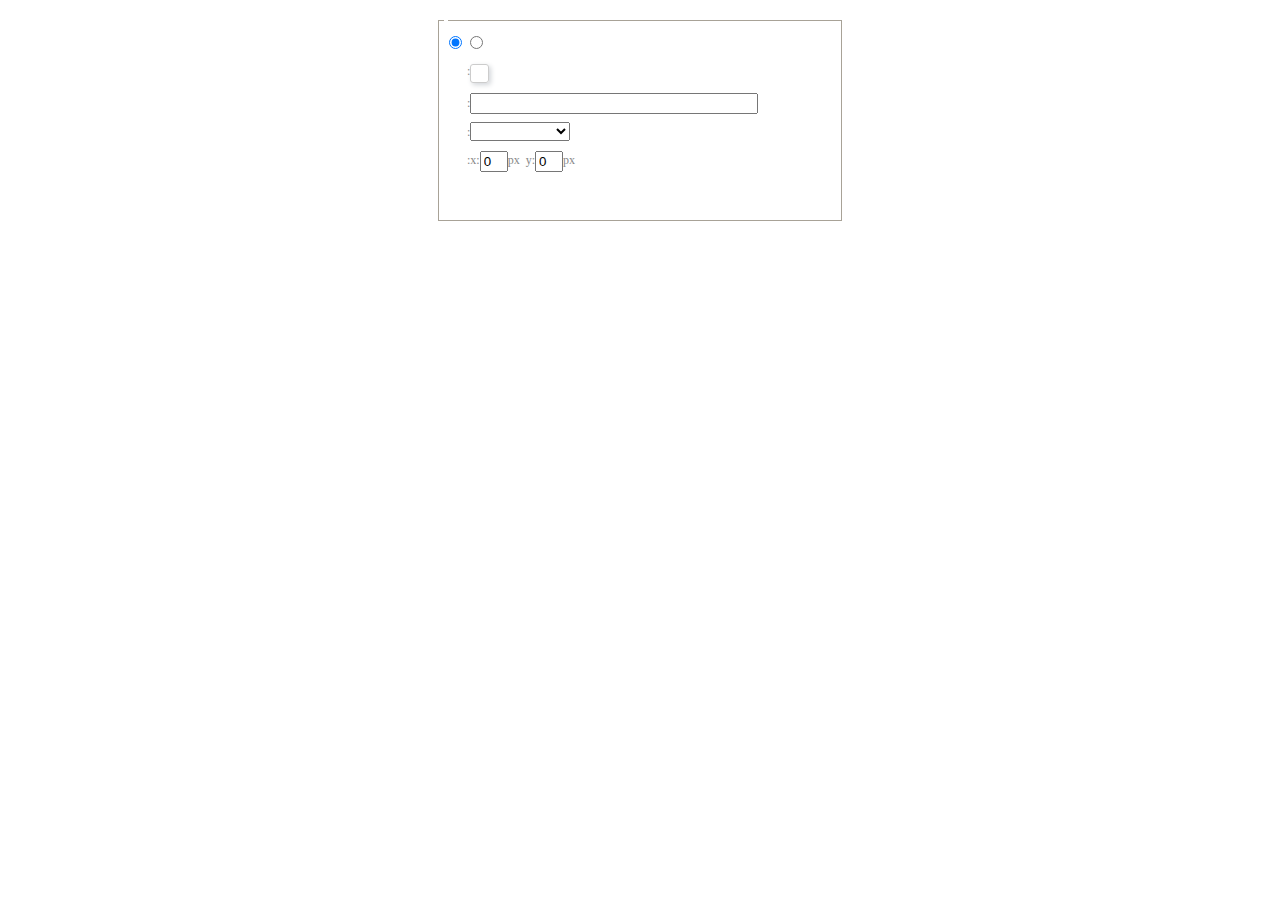
<file: basic-parent/basic-web/src/main/webapp/plugins/ueditor/dialogs/background/background.html>
<!DOCTYPE HTML>
<html>
<head>
    <meta http-equiv="Content-Type" content="text/html;charset=utf-8"/>
    <script type="text/javascript" src="../internal.js"></script>
    <link rel="stylesheet" type="text/css" href="background.css">
</head>
<body>
    <div id="bg_container" class="wrapper">
        <div id="tabHeads" class="tabhead">
            <span class="focus" data-content-id="normal"><var id="lang_background_normal"></var></span>
            <span class="" data-content-id="imgManager"><var id="lang_background_local"></var></span>
        </div>
        <div id="tabBodys" class="tabbody">
            <div id="normal" class="panel focus">
                <fieldset class="bgarea">
                    <legend><var id="lang_background_set"></var></legend>
                    <div class="content">
                        <div>
                            <label><input id="nocolorRadio" class="iptradio" type="radio" name="t" value="none" checked="checked"><var id="lang_background_none"></var></label>
                            <label><input id="coloredRadio" class="iptradio" type="radio" name="t" value="color"><var id="lang_background_colored"></var></label>
                        </div>
                        <div class="wrapcolor pl">
                            <div class="color">
                                <var id="lang_background_color"></var>:
                            </div>
                            <div id="colorPicker"></div>
                            <div class="clear"></div>
                        </div>
                        <div class="wrapcolor pl">
                            <label><var id="lang_background_netimg"></var>:</label><input class="txt" type="text" id="url">
                        </div>
                        <div id="alignment" class="alignment">
                            <var id="lang_background_align"></var>:<select id="repeatType">
                                <option value="center"></option>
                                <option value="repeat-x"></option>
                                <option value="repeat-y"></option>
                                <option value="repeat"></option>
                                <option value="self"></option>
                            </select>
                        </div>
                        <div id="custom" >
                            <var id="lang_background_position"></var>:x:<input type="text" size="1" id="x" maxlength="4" value="0">px&nbsp;&nbsp;y:<input type="text" size="1" id="y" maxlength="4" value="0">px
                        </div>
                    </div>
                </fieldset>

            </div>
            <div id="imgManager" class="panel">
                <div id="imageList" style=""></div>
            </div>
        </div>
    </div>
    <script type="text/javascript" src="background.js"></script>
</body>
</html>
</file>
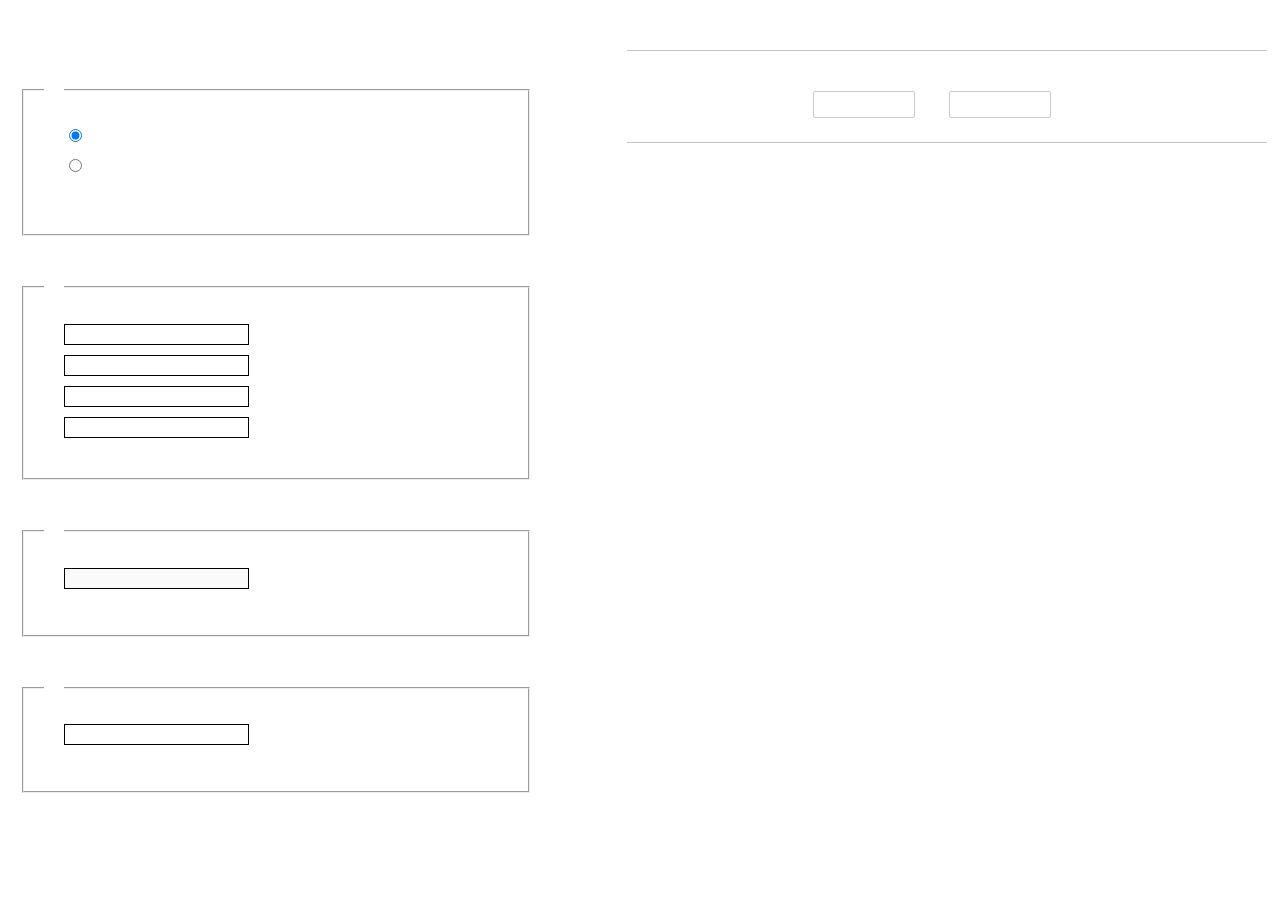
<file: basic-parent/basic-web/src/main/webapp/plugins/ueditor/dialogs/charts/charts.html>
<!DOCTYPE html>
<html>
    <head>
        <title>chart</title>
        <meta chartset="utf-8">
        <link rel="stylesheet" type="text/css" href="charts.css">
        <script type="text/javascript" src="../internal.js"></script>
    </head>
    <body>
        <div class="main">
            <div class="table-view">
                <h3><var id="lang_data_source"></var></h3>
                <div id="tableContainer" class="table-container"></div>
                <h3><var id="lang_chart_format"></var></h3>
                <form name="data-form">
                    <div class="charts-format">
                        <fieldset>
                            <legend><var id="lang_data_align"></var></legend>
                            <div class="format-item-container">
                                <label>
                                    <input type="radio" class="format-ctrl not-pie-item" name="charts-format" value="1" checked="checked">
                                    <var id="lang_chart_align_same"></var>
                                </label>
                                <label>
                                    <input type="radio" class="format-ctrl not-pie-item" name="charts-format" value="-1">
                                    <var id="lang_chart_align_reverse"></var>
                                </label>
                                <br>
                            </div>
                        </fieldset>
                        <fieldset>
                            <legend><var id="lang_chart_title"></var></legend>
                            <div class="format-item-container">
                                <label>
                                    <var id="lang_chart_main_title"></var><input type="text" name="title" class="data-item">
                                </label>
                                <label>
                                    <var id="lang_chart_sub_title"></var><input type="text" name="sub-title" class="data-item not-pie-item">
                                </label>
                                <label>
                                    <var id="lang_chart_x_title"></var><input type="text" name="x-title" class="data-item not-pie-item">
                                </label>
                                <label>
                                    <var id="lang_chart_y_title"></var><input type="text" name="y-title" class="data-item not-pie-item">
                                </label>
                            </div>
                        </fieldset>
                        <fieldset>
                            <legend><var id="lang_chart_tip"></var></legend>
                            <div class="format-item-container">
                                <label>
                                    <var id="lang_cahrt_tip_prefix"></var>
                                    <input type="text" id="tipInput" name="tip" class="data-item" disabled="disabled">
                                </label>
                                <p><var id="lang_cahrt_tip_description"></var></p>
                            </div>
                        </fieldset>
                        <fieldset>
                            <legend><var id="lang_chart_data_unit"></var></legend>
                            <div class="format-item-container">
                                <label><var id="lang_chart_data_unit_title"></var><input type="text" name="unit" class="data-item"></label>
                                <p><var id="lang_chart_data_unit_description"></var></p>
                            </div>
                        </fieldset>
                    </div>
                </form>
            </div>
            <div class="charts-view">
                <div id="chartsContainer" class="charts-container"></div>
                <div id="chartsType" class="charts-type">
                    <h3><var id="lang_chart_type"></var></h3>
                    <div class="scroll-view">
                        <div class="scroll-container">
                            <div id="scrollBed" class="scroll-bed"></div>
                        </div>
                        <div id="buttonContainer" class="button-container">
                            <a href="#" data-title="prev"><var id="lang_prev_btn"></var></a>
                            <a href="#" data-title="next"><var id="lang_next_btn"></var></a>
                        </div>
                    </div>
                </div>
            </div>
        </div>
        <script src="../../third-party/jquery-1.10.2.min.js"></script>
        <script src="../../third-party/highcharts/highcharts.js"></script>
        <script src="chart.config.js"></script>
        <script src="charts.js"></script>
    </body>
</html>
</file>
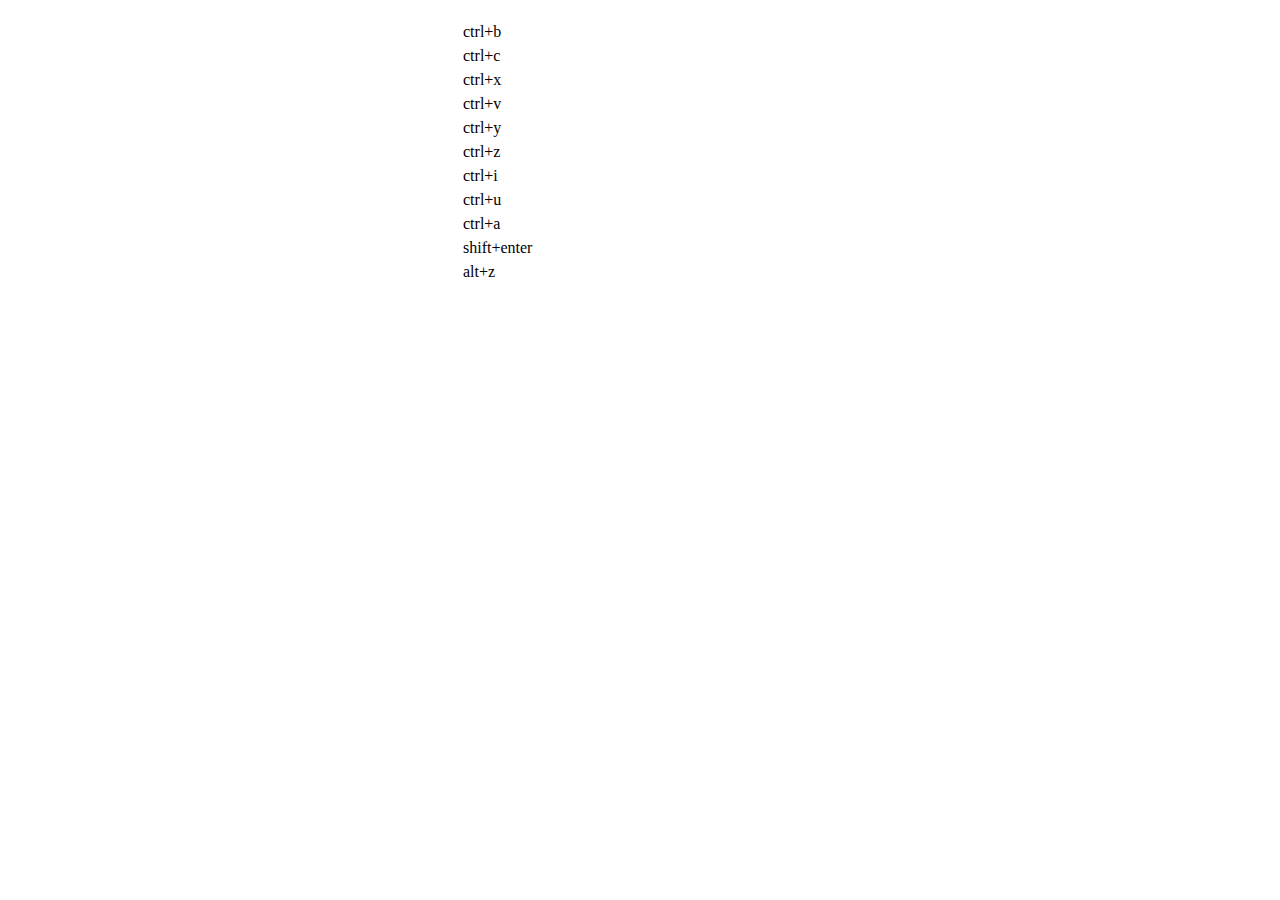
<file: basic-parent/basic-web/src/main/webapp/plugins/ueditor/dialogs/help/help.html>
<!DOCTYPE HTML PUBLIC "-//W3C//DTD HTML 4.01 Transitional//EN"
        "http://www.w3.org/TR/html4/loose.dtd">
<html>
<head>
    <title>帮助</title>
    <meta content="text/html; charset=utf-8" http-equiv="Content-Type"/>
    <script type="text/javascript" src="../internal.js"></script>
    <link rel="stylesheet" type="text/css" href="help.css">
</head>
<body>
<div class="wrapper" id="helptab">
    <div id="tabHeads" class="tabhead">
        <span class="focus" tabsrc="about"><var id="lang_input_about"></var></span>
        <span tabsrc="shortcuts"><var id="lang_input_shortcuts"></var></span>
    </div>
    <div id="tabBodys" class="tabbody">
        <div id="about" class="panel">
            <h1>UEditor</h1>
            <p id="version"></p>
            <p><var id="lang_input_introduction"></var></p>
        </div>
        <div id="shortcuts" class="panel">
            <table>
                <thead>
                <tr>
                    <td><var id="lang_Txt_shortcuts"></var></td>
                    <td><var id="lang_Txt_func"></var></td>
                </tr>
                </thead>
                <tbody>
                <tr>
                    <td>ctrl+b</td>
                    <td><var id="lang_Txt_bold"></var></td>
                </tr>
                <tr>
                    <td>ctrl+c</td>
                    <td><var id="lang_Txt_copy"></var></td>
                </tr>
                <tr>
                    <td>ctrl+x</td>
                    <td><var id="lang_Txt_cut"></var></td>
                </tr>
                <tr>
                    <td>ctrl+v</td>
                    <td><var id="lang_Txt_Paste"></var></td>
                </tr>
                <tr>
                    <td>ctrl+y</td>
                    <td><var id="lang_Txt_undo"></var></td>
                </tr>
                <tr>
                    <td>ctrl+z</td>
                    <td><var id="lang_Txt_redo"></var></td>
                </tr>
                <tr>
                    <td>ctrl+i</td>
                    <td><var id="lang_Txt_italic"></var></td>
                </tr>
                <tr>
                    <td>ctrl+u</td>
                    <td><var id="lang_Txt_underline"></var></td>
                </tr>
                <tr>
                    <td>ctrl+a</td>
                    <td><var id="lang_Txt_selectAll"></var></td>
                </tr>
                <tr>
                    <td>shift+enter</td>
                    <td><var id="lang_Txt_visualEnter"></var></td>
                </tr>
                <tr>
                    <td>alt+z</td>
                    <td><var id="lang_Txt_fullscreen"></var></td>
                </tr>
                </tbody>
            </table>
        </div>
    </div>
</div>
<script type="text/javascript" src="help.js"></script>
</body>
</html>
</file>
<file: basic-parent/basic-web/src/main/webapp/plugins/sweetalert-master/example/example.css>
@import url(http://fonts.googleapis.com/css?family=Open+Sans:400,600,700,300);
@import url(http://fonts.googleapis.com/css?family=Open+Sans+Condensed:700);
body {
  background-color: #f2f4f6;
  font-family: 'Open Sans', sans-serif;
  text-align: center; }

h1 {
  background-image: url("images/logo_big.png");
  background-image: -webkit-image-set(url("images/logo_big.png") 1x, url("images/logo_big@2x.png") 2x);
  width: 385px;
  height: 81px;
  text-indent: -9999px;
  white-space: nowrap;
  margin: 50px auto; }
  @media all and (max-width: 420px) {
    h1 {
      width: 300px;
      background-size: contain;
      background-repeat: no-repeat;
      background-position: center; } }
  @media all and (max-width: 330px) {
    h1 {
      width: 250px; } }

h2 {
  font-size: 20px;
  color: #A9B2BC;
  line-height: 25px;
  text-transform: uppercase;
  font-weight: 300;
  text-align: center;
  display: block; }

h3 {
  font-size: 28px;
  color: #C7CCD1;
  text-transform: uppercase;
  font-family: 'Open Sans Condensed', sans-serif;
  margin-top: 100px;
  text-align: center;
  position: relative; }
  h3#download-section {
    margin-top: 50px;
    padding-top: 40px; }
  h3::after {
    content: "";
    background-color: #e2e5e8;
    height: 4px;
    width: 700px;
    left: 50%;
    margin-left: -350px;
    position: absolute;
    margin-top: -50px;
    border-radius: 2px; }
    @media all and (max-width: 740px) {
      h3::after {
        width: auto;
        left: 20px;
        right: 20px;
        margin-left: 0; } }

a {
  text-decoration: none; }

p {
  max-width: 826px;
  margin: 30px auto;
  font-size: 17px;
  font-weight: 300;
  color: #848D94;
  line-height: 25px;
  text-align: left; }
  p.center {
    text-align: center; }
  p strong {
    color: #8A8F94;
    font-weight: 600; }
  p a {
    color: #9ECADF;
    font-weight: 600; }
    p a:hover {
      text-decoration: underline; }
    p a.twitter {
      color: #5eaade; }
    p a.dribbble {
      color: #f26798; }
    p a.github {
      color: #323131; }

button, .button {
  background-color: #AEDEF4;
  color: white;
  border: none;
  box-shadow: none;
  font-size: 17px;
  font-weight: 500;
  font-weight: 600;
  border-radius: 3px;
  padding: 15px 35px;
  margin: 26px 5px 0 5px;
  cursor: pointer; }
  button:focus, .button:focus {
    outline: none; }
  button:hover, .button:hover {
    background-color: #a1d9f2; }
  button:active, .button:active {
    background-color: #81ccee; }
  button.cancel, .button.cancel {
    background-color: #D0D0D0; }
    button.cancel:hover, .button.cancel:hover {
      background-color: #c8c8c8; }
    button.cancel:active, .button.cancel:active {
      background-color: #b6b6b6; }
  button.download, .button.download {
    position: fixed;
    right: 30px;
    top: 0;
    background-color: rgba(255, 255, 255, 0.9);
    color: #ABCADA;
    font-weight: 500;
    text-transform: uppercase;
    z-index: 3; }
    @media all and (max-width: 1278px) {
      button.download, .button.download {
        display: none; } }

.center-container {
  max-width: 700px;
  margin: 70px auto; }

pre {
  background-color: #49483e;
  color: #f8f8f2;
  padding: 10px;
  border-radius: 5px;
  white-space: pre-line;
  text-align: left;
  font-size: 14px;
  max-width: 600px; }
  pre .str {
    color: #e6db74; }
  pre .func {
    color: #66d9ef; }
  pre .val {
    color: #a381ff; }
  pre .tag {
    color: #e92772; }
  pre .attr {
    color: #a6e22d; }
  pre .arg {
    color: #fd9720; }

.showcase {
  background-color: #eceef0;
  padding: 20px;
  display: inline-block;
  width: 383px;
  vertical-align: top;
  position: relative; }
  @media all and (max-width: 865px) {
    .showcase {
      margin: 5px auto;
      padding: 46px 20px; } }
  @media all and (max-width: 440px) {
    .showcase {
      width: auto; } }
  .showcase h4 {
    font-size: 16px;
    color: #BCBCBC;
    line-height: 22px;
    margin: 0 auto;
    font-weight: 400; }
  .showcase.sweet h4 {
    width: 117px;
    height: 25px;
    margin-top: -3px;
    text-indent: -9999px;
    background-image: url("images/logo_small.png");
    background-image: -webkit-image-set(url("images/logo_small.png") 1x, url("images/logo_small@2x.png") 2x); }
  .showcase h5 {
    margin-bottom: -7px;
    text-align: left;
    font-weight: 500;
    text-transform: uppercase;
    color: #c2c2c2; }
  .showcase button {
    margin-bottom: 10px; }
  .showcase .vs-icon {
    background-image: url("images/vs_icon.png");
    background-image: -webkit-image-set(url("images/vs_icon.png") 1x, url("images/vs_icon@2x.png") 2x);
    width: 69px;
    height: 69px;
    position: absolute;
    right: -34px;
    top: 60px;
    z-index: 2; }
    @media all and (max-width: 865px) {
      .showcase .vs-icon {
        margin: 5px auto;
        right: auto;
        left: 50%;
        margin-left: -35px;
        top: auto;
        bottom: -35px; } }

ul.examples {
  list-style-type: none;
  width: 700px;
  margin: 0 auto;
  text-align: left;
  padding-left: 0; }
  @media all and (max-width: 758px) {
    ul.examples {
      width: auto; } }
  ul.examples li {
    padding-left: 0; }
  ul.examples .ui, ul.examples pre {
    display: inline-block;
    vertical-align: top; }
    @media all and (max-width: 758px) {
      ul.examples .ui, ul.examples pre {
        display: block;
        max-width: none;
        margin: 0 auto; } }
  ul.examples .ui {
    width: 300px;
    text-align: center; }
    ul.examples .ui button {
      margin-top: 12px; }
    ul.examples .ui p {
      text-align: center;
      margin-bottom: 0; }
  ul.examples pre {
    max-width: 370px;
    margin-top: 67px; }
    @media all and (max-width: 758px) {
      ul.examples pre {
        margin-top: 16px !important;
        margin-bottom: 60px; } }
  ul.examples .warning pre {
    margin-top: 93px; }

ol {
  max-width: 700px;
  margin: 70px auto;
  list-style-position: inside;
  padding-left: 0; }
  ol li {
    color: #A7ADB2; }
    ol li p {
      margin-bottom: 10px; }

table {
  width: 700px;
  font-size: 14px;
  color: #8a8f94;
  margin: 10px auto;
  text-align: left;
  border-collapse: collapse; }
  @media all and (max-width: 750px) {
    table {
      width: auto;
      margin: 10px 20px; } }
  table th {
    background-color: white;
    padding: 9px;
    color: #acb9be;
    font-weight: 400;
    text-align: center;
    position: relative; }
    table th .border-left, table th .border-right {
      position: absolute;
      background-color: white;
      border-radius: 50%;
      top: 0;
      left: -17px;
      width: 37px;
      height: 37px; }
    table th .border-right {
      left: auto;
      right: -17px; }
    @media all and (max-width: 750px) {
      table th:nth-child(2) {
        display: none; } }
  table td {
    padding: 10px 20px;
    vertical-align: top; }
    table td:first-child {
      padding-left: 0px; }
    table td:last-child {
      padding-right: 0px; }
    @media all and (max-width: 750px) {
      table td:nth-child(2) {
        display: none; } }
    @media all and (max-width: 360px) {
      table td {
        padding: 10px 4px; }
        table td b {
          font-size: 13px; } }

footer {
  margin-top: 100px;
  padding-bottom: 30px;
  color: #9A999F;
  display: inline-block;
  position: relative;
  color: gray;
  font-weight: 400;
  color: #93a1aa;
  font-weight: 300; }
  footer .te-logo {
    text-indent: -99999px;
    background-size: contain;
    background-repeat: no-repeat;
    background-position: center center;
    height: 16px;
    width: 16px;
    display: inline-block;
    margin-right: 5px;
    background-image: url("images/te-logo-small.svg");
    position: absolute;
    left: -22px;
    top: 3px; }

.sweet-alert.twitter {
  font-family: "Helvetica Neue", Helvetica, Arial, sans-serif;
  padding: 15px;
  padding-top: 55px;
  text-align: right;
  border-radius: 6px;
  box-shadow: 0px 0px 0px 1px rgba(0, 0, 0, 0.11), 0px 6px 30px rgba(0, 0, 0, 0.14); }
  .sweet-alert.twitter ~ .sweet-overlay {
    background: rgba(41, 47, 51, 0.9); }
  .sweet-alert.twitter h2 {
    position: absolute;
    top: 0;
    left: 0;
    right: 0;
    height: 40px;
    line-height: 40px;
    font-size: 16px;
    font-weight: 400;
    color: #8899a6;
    margin: 0;
    color: #66757f;
    border-bottom: 1px solid #e1e8ed; }
  .sweet-alert.twitter p {
    display: block;
    text-align: center;
    color: #66757f;
    font-weight: 400;
    font-size: 13px;
    margin-top: 7px; }
  .sweet-alert.twitter .sa-button-container {
    background-color: #f5f8fa;
    border-top: 1px solid #e1e8ed;
    box-shadow: 0px -1px 0px white;
    margin: -15px;
    margin-top: 0; }
  .sweet-alert.twitter[data-has-confirm-button=false][data-has-cancel-button=false] {
    padding-bottom: 10px; }
    .sweet-alert.twitter[data-has-confirm-button=false][data-has-cancel-button=false] .sa-button-container {
      display: none; }
  .sweet-alert.twitter button {
    border-radius: 2px;
    box-shadow: none !important;
    text-shadow: 0px -1px 0px rgba(0, 0, 0, 0.3);
    margin: 17px 0px;
    border-radius: 4px;
    font-size: 14px;
    font-weight: 600;
    padding: 8px 16px;
    position: relative; }
    .sweet-alert.twitter button:focus, .sweet-alert.twitter button.cancel:focus {
      box-shadow: none !important; }
      .sweet-alert.twitter button:focus::before, .sweet-alert.twitter button.cancel:focus::before {
        content: "";
        position: absolute;
        left: -5px;
        top: -5px;
        right: -5px;
        bottom: -5px;
        border: 2px solid #a5b0b4;
        border-radius: 8px; }
    .sweet-alert.twitter button.confirm {
      background-color: #55acee !important;
      background-image: linear-gradient(transparent, rgba(0, 0, 0, 0.05));
      -ms-filter: "progid:DXImageTransform.Microsoft.gradient(startColorstr=#00000000, endColorstr=#0C000000)";
      border: 1px solid #3b88c3;
      box-shadow: inset 0 1px 0 rgba(255, 255, 255, 0.15);
      margin-right: 15px; }
      .sweet-alert.twitter button.confirm:hover {
        background-color: #55acee;
        background-image: linear-gradient(transparent, rgba(0, 0, 0, 0.15));
        -ms-filter: "progid:DXImageTransform.Microsoft.gradient(startColorstr=#00000000, endColorstr=#26000000)";
        border-color: #3b88c3; }
    .sweet-alert.twitter button.cancel {
      color: #66757e;
      background-color: #f5f8fa;
      background-image: linear-gradient(#fff, #f5f8fa);
      text-shadow: 0px -1px 0px white;
      margin-right: 9px;
      border: 1px solid #e1e8ed; }
      .sweet-alert.twitter button.cancel:hover, .sweet-alert.twitter button.cancel:focus:hover {
        background-color: #e1e8ed;
        background-image: linear-gradient(#fff, #e1e8ed);
        -ms-filter: "progid:DXImageTransform.Microsoft.gradient(enabled=false)";
        border-color: #e1e8ed; }
      .sweet-alert.twitter button.cancel:focus {
        background: #fff;
        border-color: #fff; }
  .sweet-alert.twitter .sa-icon {
    transform: scale(0.72);
    margin-bottom: -2px;
    margin-top: -10px; }
  .sweet-alert.twitter input {
    border: 1px solid #e1e8ed;
    border-radius: 3px;
    padding: 10px 7px;
    height: auto;
    box-shadow: none;
    font-size: 13px;
    margin: 10px 0; }
    .sweet-alert.twitter input:focus {
      border-color: #94A1A6;
      box-shadow: inset 0 0 0 1px rgba(77, 99, 107, 0.7); }
  .sweet-alert.twitter fieldset .sa-input-error {
    display: none; }
  .sweet-alert.twitter .sa-error-container {
    text-align: center;
    border: none;
    background-color: #fbedc0;
    margin-bottom: 6px; }
    .sweet-alert.twitter .sa-error-container.show {
      border: 1px solid #f0e1b9; }
    .sweet-alert.twitter .sa-error-container .icon {
      display: none; }
    .sweet-alert.twitter .sa-error-container p {
      color: #292f33;
      font-weight: 600;
      margin-top: 0; }
</file>
<file: basic-parent/basic-web/src/main/webapp/plugins/sweetalert-master/dist/sweetalert.css>
body.stop-scrolling {
  height: 100%;
  overflow: hidden; }

.sweet-overlay {
  background-color: black;
  /* IE8 */
  -ms-filter: "progid:DXImageTransform.Microsoft.Alpha(Opacity=40)";
  /* IE8 */
  background-color: rgba(0, 0, 0, 0.4);
  position: fixed;
  left: 0;
  right: 0;
  top: 0;
  bottom: 0;
  display: none;
  z-index: 10000; }

.sweet-alert {
  background-color: white;
  font-family: 'Open Sans', 'Helvetica Neue', Helvetica, Arial, sans-serif;
  width: 478px;
  padding: 17px;
  border-radius: 5px;
  text-align: center;
  position: fixed;
  left: 50%;
  top: 50%;
  margin-left: -256px;
  margin-top: -200px;
  overflow: hidden;
  display: none;
  z-index: 99999; }
  @media all and (max-width: 540px) {
    .sweet-alert {
      width: auto;
      margin-left: 0;
      margin-right: 0;
      left: 15px;
      right: 15px; } }
  .sweet-alert h2 {
    color: #575757;
    font-size: 30px;
    text-align: center;
    font-weight: 600;
    text-transform: none;
    position: relative;
    margin: 25px 0;
    padding: 0;
    line-height: 40px;
    display: block; }
  .sweet-alert p {
    color: #797979;
    font-size: 16px;
    text-align: center;
    font-weight: 300;
    position: relative;
    text-align: inherit;
    float: none;
    margin: 0;
    padding: 0;
    line-height: normal; }
  .sweet-alert fieldset {
    border: none;
    position: relative; }
  .sweet-alert .sa-error-container {
    background-color: #f1f1f1;
    margin-left: -17px;
    margin-right: -17px;
    overflow: hidden;
    padding: 0 10px;
    max-height: 0;
    webkit-transition: padding 0.15s, max-height 0.15s;
    transition: padding 0.15s, max-height 0.15s; }
    .sweet-alert .sa-error-container.show {
      padding: 10px 0;
      max-height: 100px;
      webkit-transition: padding 0.2s, max-height 0.2s;
      transition: padding 0.25s, max-height 0.25s; }
    .sweet-alert .sa-error-container .icon {
      display: inline-block;
      width: 24px;
      height: 24px;
      border-radius: 50%;
      background-color: #ea7d7d;
      color: white;
      line-height: 24px;
      text-align: center;
      margin-right: 3px; }
    .sweet-alert .sa-error-container p {
      display: inline-block; }
  .sweet-alert .sa-input-error {
    position: absolute;
    top: 29px;
    right: 26px;
    width: 20px;
    height: 20px;
    opacity: 0;
    -webkit-transform: scale(0.5);
    transform: scale(0.5);
    -webkit-transform-origin: 50% 50%;
    transform-origin: 50% 50%;
    -webkit-transition: all 0.1s;
    transition: all 0.1s; }
    .sweet-alert .sa-input-error::before, .sweet-alert .sa-input-error::after {
      content: "";
      width: 20px;
      height: 6px;
      background-color: #f06e57;
      border-radius: 3px;
      position: absolute;
      top: 50%;
      margin-top: -4px;
      left: 50%;
      margin-left: -9px; }
    .sweet-alert .sa-input-error::before {
      -webkit-transform: rotate(-45deg);
      transform: rotate(-45deg); }
    .sweet-alert .sa-input-error::after {
      -webkit-transform: rotate(45deg);
      transform: rotate(45deg); }
    .sweet-alert .sa-input-error.show {
      opacity: 1;
      -webkit-transform: scale(1);
      transform: scale(1); }
  .sweet-alert input {
    width: 100%;
    box-sizing: border-box;
    border-radius: 3px;
    border: 1px solid #d7d7d7;
    height: 43px;
    margin-top: 10px;
    margin-bottom: 17px;
    font-size: 18px;
    box-shadow: inset 0px 1px 1px rgba(0, 0, 0, 0.06);
    padding: 0 12px;
    display: none;
    -webkit-transition: all 0.3s;
    transition: all 0.3s; }
    .sweet-alert input:focus {
      outline: none;
      box-shadow: 0px 0px 3px #c4e6f5;
      border: 1px solid #b4dbed; }
      .sweet-alert input:focus::-moz-placeholder {
        transition: opacity 0.3s 0.03s ease;
        opacity: 0.5; }
      .sweet-alert input:focus:-ms-input-placeholder {
        transition: opacity 0.3s 0.03s ease;
        opacity: 0.5; }
      .sweet-alert input:focus::-webkit-input-placeholder {
        transition: opacity 0.3s 0.03s ease;
        opacity: 0.5; }
    .sweet-alert input::-moz-placeholder {
      color: #bdbdbd; }
    .sweet-alert input::-ms-clear {
      display: none; }
    .sweet-alert input:-ms-input-placeholder {
      color: #bdbdbd; }
    .sweet-alert input::-webkit-input-placeholder {
      color: #bdbdbd; }
  .sweet-alert.show-input input {
    display: block; }
  .sweet-alert .sa-confirm-button-container {
    display: inline-block;
    position: relative; }
  .sweet-alert .la-ball-fall {
    position: absolute;
    left: 50%;
    top: 50%;
    margin-left: -27px;
    margin-top: 4px;
    opacity: 0;
    visibility: hidden; }
  .sweet-alert button {
    background-color: #8CD4F5;
    color: white;
    border: none;
    box-shadow: none;
    font-size: 17px;
    font-weight: 500;
    -webkit-border-radius: 4px;
    border-radius: 5px;
    padding: 10px 32px;
    margin: 26px 5px 0 5px;
    cursor: pointer; }
    .sweet-alert button:focus {
      outline: none;
      box-shadow: 0 0 2px rgba(128, 179, 235, 0.5), inset 0 0 0 1px rgba(0, 0, 0, 0.05); }
    .sweet-alert button:hover {
      background-color: #7ecff4; }
    .sweet-alert button:active {
      background-color: #5dc2f1; }
    .sweet-alert button.cancel {
      background-color: #C1C1C1; }
      .sweet-alert button.cancel:hover {
        background-color: #b9b9b9; }
      .sweet-alert button.cancel:active {
        background-color: #a8a8a8; }
      .sweet-alert button.cancel:focus {
        box-shadow: rgba(197, 205, 211, 0.8) 0px 0px 2px, rgba(0, 0, 0, 0.0470588) 0px 0px 0px 1px inset !important; }
    .sweet-alert button[disabled] {
      opacity: .6;
      cursor: default; }
    .sweet-alert button.confirm[disabled] {
      color: transparent; }
      .sweet-alert button.confirm[disabled] ~ .la-ball-fall {
        opacity: 1;
        visibility: visible;
        transition-delay: 0s; }
    .sweet-alert button::-moz-focus-inner {
      border: 0; }
  .sweet-alert[data-has-cancel-button=false] button {
    box-shadow: none !important; }
  .sweet-alert[data-has-confirm-button=false][data-has-cancel-button=false] {
    padding-bottom: 40px; }
  .sweet-alert .sa-icon {
    width: 80px;
    height: 80px;
    border: 4px solid gray;
    -webkit-border-radius: 40px;
    border-radius: 40px;
    border-radius: 50%;
    margin: 20px auto;
    padding: 0;
    position: relative;
    box-sizing: content-box; }
    .sweet-alert .sa-icon.sa-error {
      border-color: #F27474; }
      .sweet-alert .sa-icon.sa-error .sa-x-mark {
        position: relative;
        display: block; }
      .sweet-alert .sa-icon.sa-error .sa-line {
        position: absolute;
        height: 5px;
        width: 47px;
        background-color: #F27474;
        display: block;
        top: 37px;
        border-radius: 2px; }
        .sweet-alert .sa-icon.sa-error .sa-line.sa-left {
          -webkit-transform: rotate(45deg);
          transform: rotate(45deg);
          left: 17px; }
        .sweet-alert .sa-icon.sa-error .sa-line.sa-right {
          -webkit-transform: rotate(-45deg);
          transform: rotate(-45deg);
          right: 16px; }
    .sweet-alert .sa-icon.sa-warning {
      border-color: #F8BB86; }
      .sweet-alert .sa-icon.sa-warning .sa-body {
        position: absolute;
        width: 5px;
        height: 47px;
        left: 50%;
        top: 10px;
        -webkit-border-radius: 2px;
        border-radius: 2px;
        margin-left: -2px;
        background-color: #F8BB86; }
      .sweet-alert .sa-icon.sa-warning .sa-dot {
        position: absolute;
        width: 7px;
        height: 7px;
        -webkit-border-radius: 50%;
        border-radius: 50%;
        margin-left: -3px;
        left: 50%;
        bottom: 10px;
        background-color: #F8BB86; }
    .sweet-alert .sa-icon.sa-info {
      border-color: #C9DAE1; }
      .sweet-alert .sa-icon.sa-info::before {
        content: "";
        position: absolute;
        width: 5px;
        height: 29px;
        left: 50%;
        bottom: 17px;
        border-radius: 2px;
        margin-left: -2px;
        background-color: #C9DAE1; }
      .sweet-alert .sa-icon.sa-info::after {
        content: "";
        position: absolute;
        width: 7px;
        height: 7px;
        border-radius: 50%;
        margin-left: -3px;
        top: 19px;
        background-color: #C9DAE1;
        left: 50%; }
    .sweet-alert .sa-icon.sa-success {
      border-color: #A5DC86; }
      .sweet-alert .sa-icon.sa-success::before, .sweet-alert .sa-icon.sa-success::after {
        content: '';
        -webkit-border-radius: 40px;
        border-radius: 40px;
        border-radius: 50%;
        position: absolute;
        width: 60px;
        height: 120px;
        background: white;
        -webkit-transform: rotate(45deg);
        transform: rotate(45deg); }
      .sweet-alert .sa-icon.sa-success::before {
        -webkit-border-radius: 120px 0 0 120px;
        border-radius: 120px 0 0 120px;
        top: -7px;
        left: -33px;
        -webkit-transform: rotate(-45deg);
        transform: rotate(-45deg);
        -webkit-transform-origin: 60px 60px;
        transform-origin: 60px 60px; }
      .sweet-alert .sa-icon.sa-success::after {
        -webkit-border-radius: 0 120px 120px 0;
        border-radius: 0 120px 120px 0;
        top: -11px;
        left: 30px;
        -webkit-transform: rotate(-45deg);
        transform: rotate(-45deg);
        -webkit-transform-origin: 0px 60px;
        transform-origin: 0px 60px; }
      .sweet-alert .sa-icon.sa-success .sa-placeholder {
        width: 80px;
        height: 80px;
        border: 4px solid rgba(165, 220, 134, 0.2);
        -webkit-border-radius: 40px;
        border-radius: 40px;
        border-radius: 50%;
        box-sizing: content-box;
        position: absolute;
        left: -4px;
        top: -4px;
        z-index: 2; }
      .sweet-alert .sa-icon.sa-success .sa-fix {
        width: 5px;
        height: 90px;
        background-color: white;
        position: absolute;
        left: 28px;
        top: 8px;
        z-index: 1;
        -webkit-transform: rotate(-45deg);
        transform: rotate(-45deg); }
      .sweet-alert .sa-icon.sa-success .sa-line {
        height: 5px;
        background-color: #A5DC86;
        display: block;
        border-radius: 2px;
        position: absolute;
        z-index: 2; }
        .sweet-alert .sa-icon.sa-success .sa-line.sa-tip {
          width: 25px;
          left: 14px;
          top: 46px;
          -webkit-transform: rotate(45deg);
          transform: rotate(45deg); }
        .sweet-alert .sa-icon.sa-success .sa-line.sa-long {
          width: 47px;
          right: 8px;
          top: 38px;
          -webkit-transform: rotate(-45deg);
          transform: rotate(-45deg); }
    .sweet-alert .sa-icon.sa-custom {
      background-size: contain;
      border-radius: 0;
      border: none;
      background-position: center center;
      background-repeat: no-repeat; }

/*
 * Animations
 */
@-webkit-keyframes showSweetAlert {
  0% {
    transform: scale(0.7);
    -webkit-transform: scale(0.7); }
  45% {
    transform: scale(1.05);
    -webkit-transform: scale(1.05); }
  80% {
    transform: scale(0.95);
    -webkit-transform: scale(0.95); }
  100% {
    transform: scale(1);
    -webkit-transform: scale(1); } }

@keyframes showSweetAlert {
  0% {
    transform: scale(0.7);
    -webkit-transform: scale(0.7); }
  45% {
    transform: scale(1.05);
    -webkit-transform: scale(1.05); }
  80% {
    transform: scale(0.95);
    -webkit-transform: scale(0.95); }
  100% {
    transform: scale(1);
    -webkit-transform: scale(1); } }

@-webkit-keyframes hideSweetAlert {
  0% {
    transform: scale(1);
    -webkit-transform: scale(1); }
  100% {
    transform: scale(0.5);
    -webkit-transform: scale(0.5); } }

@keyframes hideSweetAlert {
  0% {
    transform: scale(1);
    -webkit-transform: scale(1); }
  100% {
    transform: scale(0.5);
    -webkit-transform: scale(0.5); } }

@-webkit-keyframes slideFromTop {
  0% {
    top: 0%; }
  100% {
    top: 50%; } }

@keyframes slideFromTop {
  0% {
    top: 0%; }
  100% {
    top: 50%; } }

@-webkit-keyframes slideToTop {
  0% {
    top: 50%; }
  100% {
    top: 0%; } }

@keyframes slideToTop {
  0% {
    top: 50%; }
  100% {
    top: 0%; } }

@-webkit-keyframes slideFromBottom {
  0% {
    top: 70%; }
  100% {
    top: 50%; } }

@keyframes slideFromBottom {
  0% {
    top: 70%; }
  100% {
    top: 50%; } }

@-webkit-keyframes slideToBottom {
  0% {
    top: 50%; }
  100% {
    top: 70%; } }

@keyframes slideToBottom {
  0% {
    top: 50%; }
  100% {
    top: 70%; } }

.showSweetAlert[data-animation=pop] {
  -webkit-animation: showSweetAlert 0.3s;
  animation: showSweetAlert 0.3s; }

.showSweetAlert[data-animation=none] {
  -webkit-animation: none;
  animation: none; }

.showSweetAlert[data-animation=slide-from-top] {
  -webkit-animation: slideFromTop 0.3s;
  animation: slideFromTop 0.3s; }

.showSweetAlert[data-animation=slide-from-bottom] {
  -webkit-animation: slideFromBottom 0.3s;
  animation: slideFromBottom 0.3s; }

.hideSweetAlert[data-animation=pop] {
  -webkit-animation: hideSweetAlert 0.2s;
  animation: hideSweetAlert 0.2s; }

.hideSweetAlert[data-animation=none] {
  -webkit-animation: none;
  animation: none; }

.hideSweetAlert[data-animation=slide-from-top] {
  -webkit-animation: slideToTop 0.4s;
  animation: slideToTop 0.4s; }

.hideSweetAlert[data-animation=slide-from-bottom] {
  -webkit-animation: slideToBottom 0.3s;
  animation: slideToBottom 0.3s; }

@-webkit-keyframes animateSuccessTip {
  0% {
    width: 0;
    left: 1px;
    top: 19px; }
  54% {
    width: 0;
    left: 1px;
    top: 19px; }
  70% {
    width: 50px;
    left: -8px;
    top: 37px; }
  84% {
    width: 17px;
    left: 21px;
    top: 48px; }
  100% {
    width: 25px;
    left: 14px;
    top: 45px; } }

@keyframes animateSuccessTip {
  0% {
    width: 0;
    left: 1px;
    top: 19px; }
  54% {
    width: 0;
    left: 1px;
    top: 19px; }
  70% {
    width: 50px;
    left: -8px;
    top: 37px; }
  84% {
    width: 17px;
    left: 21px;
    top: 48px; }
  100% {
    width: 25px;
    left: 14px;
    top: 45px; } }

@-webkit-keyframes animateSuccessLong {
  0% {
    width: 0;
    right: 46px;
    top: 54px; }
  65% {
    width: 0;
    right: 46px;
    top: 54px; }
  84% {
    width: 55px;
    right: 0px;
    top: 35px; }
  100% {
    width: 47px;
    right: 8px;
    top: 38px; } }

@keyframes animateSuccessLong {
  0% {
    width: 0;
    right: 46px;
    top: 54px; }
  65% {
    width: 0;
    right: 46px;
    top: 54px; }
  84% {
    width: 55px;
    right: 0px;
    top: 35px; }
  100% {
    width: 47px;
    right: 8px;
    top: 38px; } }

@-webkit-keyframes rotatePlaceholder {
  0% {
    transform: rotate(-45deg);
    -webkit-transform: rotate(-45deg); }
  5% {
    transform: rotate(-45deg);
    -webkit-transform: rotate(-45deg); }
  12% {
    transform: rotate(-405deg);
    -webkit-transform: rotate(-405deg); }
  100% {
    transform: rotate(-405deg);
    -webkit-transform: rotate(-405deg); } }

@keyframes rotatePlaceholder {
  0% {
    transform: rotate(-45deg);
    -webkit-transform: rotate(-45deg); }
  5% {
    transform: rotate(-45deg);
    -webkit-transform: rotate(-45deg); }
  12% {
    transform: rotate(-405deg);
    -webkit-transform: rotate(-405deg); }
  100% {
    transform: rotate(-405deg);
    -webkit-transform: rotate(-405deg); } }

.animateSuccessTip {
  -webkit-animation: animateSuccessTip 0.75s;
  animation: animateSuccessTip 0.75s; }

.animateSuccessLong {
  -webkit-animation: animateSuccessLong 0.75s;
  animation: animateSuccessLong 0.75s; }

.sa-icon.sa-success.animate::after {
  -webkit-animation: rotatePlaceholder 4.25s ease-in;
  animation: rotatePlaceholder 4.25s ease-in; }

@-webkit-keyframes animateErrorIcon {
  0% {
    transform: rotateX(100deg);
    -webkit-transform: rotateX(100deg);
    opacity: 0; }
  100% {
    transform: rotateX(0deg);
    -webkit-transform: rotateX(0deg);
    opacity: 1; } }

@keyframes animateErrorIcon {
  0% {
    transform: rotateX(100deg);
    -webkit-transform: rotateX(100deg);
    opacity: 0; }
  100% {
    transform: rotateX(0deg);
    -webkit-transform: rotateX(0deg);
    opacity: 1; } }

.animateErrorIcon {
  -webkit-animation: animateErrorIcon 0.5s;
  animation: animateErrorIcon 0.5s; }

@-webkit-keyframes animateXMark {
  0% {
    transform: scale(0.4);
    -webkit-transform: scale(0.4);
    margin-top: 26px;
    opacity: 0; }
  50% {
    transform: scale(0.4);
    -webkit-transform: scale(0.4);
    margin-top: 26px;
    opacity: 0; }
  80% {
    transform: scale(1.15);
    -webkit-transform: scale(1.15);
    margin-top: -6px; }
  100% {
    transform: scale(1);
    -webkit-transform: scale(1);
    margin-top: 0;
    opacity: 1; } }

@keyframes animateXMark {
  0% {
    transform: scale(0.4);
    -webkit-transform: scale(0.4);
    margin-top: 26px;
    opacity: 0; }
  50% {
    transform: scale(0.4);
    -webkit-transform: scale(0.4);
    margin-top: 26px;
    opacity: 0; }
  80% {
    transform: scale(1.15);
    -webkit-transform: scale(1.15);
    margin-top: -6px; }
  100% {
    transform: scale(1);
    -webkit-transform: scale(1);
    margin-top: 0;
    opacity: 1; } }

.animateXMark {
  -webkit-animation: animateXMark 0.5s;
  animation: animateXMark 0.5s; }

@-webkit-keyframes pulseWarning {
  0% {
    border-color: #F8D486; }
  100% {
    border-color: #F8BB86; } }

@keyframes pulseWarning {
  0% {
    border-color: #F8D486; }
  100% {
    border-color: #F8BB86; } }

.pulseWarning {
  -webkit-animation: pulseWarning 0.75s infinite alternate;
  animation: pulseWarning 0.75s infinite alternate; }

@-webkit-keyframes pulseWarningIns {
  0% {
    background-color: #F8D486; }
  100% {
    background-color: #F8BB86; } }

@keyframes pulseWarningIns {
  0% {
    background-color: #F8D486; }
  100% {
    background-color: #F8BB86; } }

.pulseWarningIns {
  -webkit-animation: pulseWarningIns 0.75s infinite alternate;
  animation: pulseWarningIns 0.75s infinite alternate; }

@-webkit-keyframes rotate-loading {
  0% {
    transform: rotate(0deg); }
  100% {
    transform: rotate(360deg); } }

@keyframes rotate-loading {
  0% {
    transform: rotate(0deg); }
  100% {
    transform: rotate(360deg); } }

/* Internet Explorer 9 has some special quirks that are fixed here */
/* The icons are not animated. */
/* This file is automatically merged into sweet-alert.min.js through Gulp */
/* Error icon */
.sweet-alert .sa-icon.sa-error .sa-line.sa-left {
  -ms-transform: rotate(45deg) \9; }

.sweet-alert .sa-icon.sa-error .sa-line.sa-right {
  -ms-transform: rotate(-45deg) \9; }

/* Success icon */
.sweet-alert .sa-icon.sa-success {
  border-color: transparent\9; }

.sweet-alert .sa-icon.sa-success .sa-line.sa-tip {
  -ms-transform: rotate(45deg) \9; }

.sweet-alert .sa-icon.sa-success .sa-line.sa-long {
  -ms-transform: rotate(-45deg) \9; }

/*!
 * Load Awesome v1.1.0 (http://github.danielcardoso.net/load-awesome/)
 * Copyright 2015 Daniel Cardoso <@DanielCardoso>
 * Licensed under MIT
 */
.la-ball-fall,
.la-ball-fall > div {
  position: relative;
  -webkit-box-sizing: border-box;
  -moz-box-sizing: border-box;
  box-sizing: border-box; }

.la-ball-fall {
  display: block;
  font-size: 0;
  color: #fff; }

.la-ball-fall.la-dark {
  color: #333; }

.la-ball-fall > div {
  display: inline-block;
  float: none;
  background-color: currentColor;
  border: 0 solid currentColor; }

.la-ball-fall {
  width: 54px;
  height: 18px; }

.la-ball-fall > div {
  width: 10px;
  height: 10px;
  margin: 4px;
  border-radius: 100%;
  opacity: 0;
  -webkit-animation: ball-fall 1s ease-in-out infinite;
  -moz-animation: ball-fall 1s ease-in-out infinite;
  -o-animation: ball-fall 1s ease-in-out infinite;
  animation: ball-fall 1s ease-in-out infinite; }

.la-ball-fall > div:nth-child(1) {
  -webkit-animation-delay: -200ms;
  -moz-animation-delay: -200ms;
  -o-animation-delay: -200ms;
  animation-delay: -200ms; }

.la-ball-fall > div:nth-child(2) {
  -webkit-animation-delay: -100ms;
  -moz-animation-delay: -100ms;
  -o-animation-delay: -100ms;
  animation-delay: -100ms; }

.la-ball-fall > div:nth-child(3) {
  -webkit-animation-delay: 0ms;
  -moz-animation-delay: 0ms;
  -o-animation-delay: 0ms;
  animation-delay: 0ms; }

.la-ball-fall.la-sm {
  width: 26px;
  height: 8px; }

.la-ball-fall.la-sm > div {
  width: 4px;
  height: 4px;
  margin: 2px; }

.la-ball-fall.la-2x {
  width: 108px;
  height: 36px; }

.la-ball-fall.la-2x > div {
  width: 20px;
  height: 20px;
  margin: 8px; }

.la-ball-fall.la-3x {
  width: 162px;
  height: 54px; }

.la-ball-fall.la-3x > div {
  width: 30px;
  height: 30px;
  margin: 12px; }

/*
 * Animation
 */
@-webkit-keyframes ball-fall {
  0% {
    opacity: 0;
    -webkit-transform: translateY(-145%);
    transform: translateY(-145%); }
  10% {
    opacity: .5; }
  20% {
    opacity: 1;
    -webkit-transform: translateY(0);
    transform: translateY(0); }
  80% {
    opacity: 1;
    -webkit-transform: translateY(0);
    transform: translateY(0); }
  90% {
    opacity: .5; }
  100% {
    opacity: 0;
    -webkit-transform: translateY(145%);
    transform: translateY(145%); } }

@-moz-keyframes ball-fall {
  0% {
    opacity: 0;
    -moz-transform: translateY(-145%);
    transform: translateY(-145%); }
  10% {
    opacity: .5; }
  20% {
    opacity: 1;
    -moz-transform: translateY(0);
    transform: translateY(0); }
  80% {
    opacity: 1;
    -moz-transform: translateY(0);
    transform: translateY(0); }
  90% {
    opacity: .5; }
  100% {
    opacity: 0;
    -moz-transform: translateY(145%);
    transform: translateY(145%); } }

@-o-keyframes ball-fall {
  0% {
    opacity: 0;
    -o-transform: translateY(-145%);
    transform: translateY(-145%); }
  10% {
    opacity: .5; }
  20% {
    opacity: 1;
    -o-transform: translateY(0);
    transform: translateY(0); }
  80% {
    opacity: 1;
    -o-transform: translateY(0);
    transform: translateY(0); }
  90% {
    opacity: .5; }
  100% {
    opacity: 0;
    -o-transform: translateY(145%);
    transform: translateY(145%); } }

@keyframes ball-fall {
  0% {
    opacity: 0;
    -webkit-transform: translateY(-145%);
    -moz-transform: translateY(-145%);
    -o-transform: translateY(-145%);
    transform: translateY(-145%); }
  10% {
    opacity: .5; }
  20% {
    opacity: 1;
    -webkit-transform: translateY(0);
    -moz-transform: translateY(0);
    -o-transform: translateY(0);
    transform: translateY(0); }
  80% {
    opacity: 1;
    -webkit-transform: translateY(0);
    -moz-transform: translateY(0);
    -o-transform: translateY(0);
    transform: translateY(0); }
  90% {
    opacity: .5; }
  100% {
    opacity: 0;
    -webkit-transform: translateY(145%);
    -moz-transform: translateY(145%);
    -o-transform: translateY(145%);
    transform: translateY(145%); } }
</file>
<file: basic-parent/basic-web/src/main/webapp/plugins/zTree_v3-master/api/apiCss/common_ie6.css>
* html{
/*	background-image:url(about:blank);*/
	background-attachment:fixed;
}
html pre {word-wrap: break-word}
.header {background-image: none;background-color: #F0F6E4;}

.ieSuggest {display:block;}
.shortcuts button.cn {filter: progid:DXImageTransform.Microsoft.AlphaImageLoader(src='apiCss/img/chinese.png');background-image: none;}
.shortcuts button.en {filter: progid:DXImageTransform.Microsoft.AlphaImageLoader(src='apiCss/img/english.png');background-image: none;}

.light-bulb {filter: progid:DXImageTransform.Microsoft.AlphaImageLoader(src='apiCss/img/lightbulb.png');background-image: none;}
.contentBox {background-image: none;background-color: #F0F6E4;}
.zTreeInfo {background-image: none;background-color: #F0F6E4;}

.content button.ico16 {*background-image:url("img/apiMenu.gif")}
.siteTag {background-image: none;}
.apiContent .right {float: right;padding-right: 50px;}

div.baby_overlay {background-color: #3C6E31;background-image:none;color:#fff;}
div.baby_overlay .close {filter: progid:DXImageTransform.Microsoft.AlphaImageLoader(src='apiCss/img/overlay_close_IE6.gif');background-image: none;}
.baby_overlay_arrow {background-image:url(img/overlay_arrow.gif);}
.apiDetail button {background-image:url("img/zTreeStandard.gif")}
</file>
<file: basic-parent/basic-web/src/main/webapp/plugins/ueditor/dialogs/background/background.css>
.wrapper{ width: 424px;margin: 10px auto; zoom:1;position: relative}
.tabbody{height:225px;}
.tabbody .panel { position: absolute;width:100%; height:100%;background: #fff; display: none;}
.tabbody .focus { display: block;}

body{font-size: 12px;color: #888;overflow: hidden;}
input,label{vertical-align:middle}
.clear{clear: both;}
.pl{padding-left: 18px;padding-left: 23px\9;}

#imageList {width: 420px;height: 215px;margin-top: 10px;overflow: hidden;overflow-y: auto;}
#imageList div {float: left;width: 100px;height: 95px;margin: 5px 10px;}
#imageList img {cursor: pointer;border: 2px solid white;}

.bgarea{margin: 10px;padding: 5px;height: 84%;border: 1px solid #A8A297;}
.content div{margin: 10px 0 10px 5px;}
.content .iptradio{margin: 0px 5px 5px 0px;}
.txt{width:280px;}

.wrapcolor{height: 19px;}
div.color{float: left;margin: 0;}
#colorPicker{width: 17px;height: 17px;border: 1px solid #CCC;display: inline-block;border-radius: 3px;box-shadow: 2px 2px 5px #D3D6DA;margin: 0;float: left;}
div.alignment,#custom{margin-left: 23px;margin-left: 28px\9;}
#custom input{height: 15px;min-height: 15px;width:20px;}
#repeatType{width:100px;}


/* 图片管理样式 */
#imgManager {
    width: 100%;
    height: 225px;
}
#imgManager #imageList{
    width: 100%;
    overflow-x: hidden;
    overflow-y: auto;
}
#imgManager ul {
    display: block;
    list-style: none;
    margin: 0;
    padding: 0;
}
#imgManager li {
    float: left;
    display: block;
    list-style: none;
    padding: 0;
    width: 113px;
    height: 113px;
    margin: 9px 0 0 19px;
    background-color: #eee;
    overflow: hidden;
    cursor: pointer;
    position: relative;
}
#imgManager li.clearFloat {
    float: none;
    clear: both;
    display: block;
    width:0;
    height:0;
    margin: 0;
    padding: 0;
}
#imgManager li img {
    cursor: pointer;
}
#imgManager li .icon {
    cursor: pointer;
    width: 113px;
    height: 113px;
    position: absolute;
    top: 0;
    left: 0;
    z-index: 2;
    border: 0;
    background-repeat: no-repeat;
}
#imgManager li .icon:hover {
    width: 107px;
    height: 107px;
    border: 3px solid #1094fa;
}
#imgManager li.selected .icon {
    background-image: url(images/success.png);
    background-position: 75px 75px;
}
#imgManager li.selected .icon:hover {
    width: 107px;
    height: 107px;
    border: 3px solid #1094fa;
    background-position: 72px 72px;
}
</file>
<file: basic-parent/basic-web/src/main/webapp/plugins/ueditor/dialogs/charts/charts.css>
html, body {
    width: 100%;
    height: 100%;
    margin: 0;
    padding: 0;
    overflow-x: hidden;
}

.main {
    width: 100%;
    overflow: hidden;
}

.table-view {
    height: 100%;
    float: left;
    margin: 20px;
    width: 40%;
}

.table-view .table-container {
    width: 100%;
    margin-bottom: 50px;
    overflow: scroll;
}

.table-view th {
    padding: 5px 10px;
    background-color: #F7F7F7;
}

.table-view td {
    width: 50px;
    text-align: center;
    padding:0;
}

.table-container input {
    width: 40px;
    padding: 5px;
    border: none;
    outline: none;
}

.table-view caption {
    font-size: 18px;
    text-align: left;
}

.charts-view {
    /*margin-left: 49%!important;*/
    width: 50%;
    margin-left: 49%;
    height: 400px;
}

.charts-container {
    border-left: 1px solid #c3c3c3;
}

.charts-format fieldset {
    padding-left: 20px;
    margin-bottom: 50px;
}

.charts-format legend {
    padding-left: 10px;
    padding-right: 10px;
}

.format-item-container {
    padding: 20px;
}

.format-item-container label {
    display: block;
    margin: 10px 0;
}

.charts-format .data-item {
    border: 1px solid black;
    outline: none;
    padding: 2px 3px;
}

/* 图表类型 */

.charts-type {
    margin-top: 50px;
    height: 300px;
}

.scroll-view {
    border: 1px solid #c3c3c3;
    border-left: none;
    border-right: none;
    overflow: hidden;
}

.scroll-container {
    margin: 20px;
    width: 100%;
    overflow: hidden;
}

.scroll-bed {
    width: 10000px;
    _margin-top: 20px;
    -webkit-transition: margin-left .5s ease;
    -moz-transition: margin-left .5s ease;
    transition: margin-left .5s ease;
}

.view-box {
    display: inline-block;
    *display: inline;
    *zoom: 1;
    margin-right: 20px;
    border: 2px solid white;
    line-height: 0;
    overflow: hidden;
    cursor: pointer;
}

.view-box img {
    border: 1px solid #cecece;
}

.view-box.selected {
    border-color: #7274A7;
}

.button-container {
    margin-bottom: 20px;
    text-align: center;
}

.button-container a {
    display: inline-block;
    width: 100px;
    height: 25px;
    line-height: 25px;
    border: 1px solid #c2ccd1;
    margin-right: 30px;
    text-decoration: none;
    color: black;
    -webkit-border-radius: 2px;
    -moz-border-radius: 2px;
    border-radius: 2px;
}

.button-container a:HOVER {
    background: #fcfcfc;
}

.button-container a:ACTIVE {
    border-top-color: #c2ccd1;
    box-shadow:inset 0 5px 4px -4px rgba(49, 49, 64, 0.1);
}

.edui-charts-not-data {
    height: 100px;
    line-height: 100px;
    text-align: center;
}
</file>
<file: basic-parent/basic-web/src/main/webapp/plugins/ueditor/dialogs/help/help.css>
.wrapper{width: 370px;margin: 10px auto;zoom: 1;}
.tabbody{height: 360px;}
.tabbody .panel{width:100%;height: 360px;position: absolute;background: #fff;}
.tabbody .panel h1{font-size:26px;margin: 5px 0 0 5px;}
.tabbody .panel p{font-size:12px;margin: 5px 0 0 5px;}
.tabbody table{width:90%;line-height: 20px;margin: 5px 0 0 5px;;}
.tabbody table thead{font-weight: bold;line-height: 25px;}
</file>
<file: basic-parent/basic-web/src/main/webapp/plugins/zTree_v3-master/css/zTreeStyle/zTreeStyle.css>
/*-------------------------------------
zTree Style

version:	3.5.19
author:		Hunter.z
email:		hunter.z@263.net
website:	http://code.google.com/p/jquerytree/

-------------------------------------*/

.ztree * {padding:0; margin:0; font-size:12px; font-family: Verdana, Arial, Helvetica, AppleGothic, sans-serif}
.ztree {margin:0; padding:5px; color:#333}
.ztree li{padding:0; margin:0; list-style:none; line-height:14px; text-align:left; white-space:nowrap; outline:0}
.ztree li ul{ margin:0; padding:0 0 0 18px}
.ztree li ul.line{ background:url(./img/line_conn.gif) 0 0 repeat-y;}

.ztree li a {padding:1px 3px 0 0; margin:0; cursor:pointer; height:17px; color:#333; background-color: transparent;
	text-decoration:none; vertical-align:top; display: inline-block}
.ztree li a:hover {text-decoration:underline}
.ztree li a.curSelectedNode {padding-top:0px; background-color:#FFE6B0; color:black; height:16px; border:1px #FFB951 solid; opacity:0.8;}
.ztree li a.curSelectedNode_Edit {padding-top:0px; background-color:#FFE6B0; color:black; height:16px; border:1px #FFB951 solid; opacity:0.8;}
.ztree li a.tmpTargetNode_inner {padding-top:0px; background-color:#316AC5; color:white; height:16px; border:1px #316AC5 solid;
	opacity:0.8; filter:alpha(opacity=80)}
.ztree li a.tmpTargetNode_prev {}
.ztree li a.tmpTargetNode_next {}
.ztree li a input.rename {height:14px; width:80px; padding:0; margin:0;
	font-size:12px; border:1px #7EC4CC solid; *border:0px}
.ztree li span {line-height:16px; margin-right:2px}
.ztree li span.button {line-height:0; margin:0; width:16px; height:16px; display: inline-block; vertical-align:middle;
	border:0 none; cursor: pointer;outline:none;
	background-color:transparent; background-repeat:no-repeat; background-attachment: scroll;
	background-image:url("./img/zTreeStandard.png"); *background-image:url("./img/zTreeStandard.gif")}

.ztree li span.button.chk {width:13px; height:13px; margin:0 3px 0 0; cursor: auto}
.ztree li span.button.chk.checkbox_false_full {background-position:0 0}
.ztree li span.button.chk.checkbox_false_full_focus {background-position:0 -14px}
.ztree li span.button.chk.checkbox_false_part {background-position:0 -28px}
.ztree li span.button.chk.checkbox_false_part_focus {background-position:0 -42px}
.ztree li span.button.chk.checkbox_false_disable {background-position:0 -56px}
.ztree li span.button.chk.checkbox_true_full {background-position:-14px 0}
.ztree li span.button.chk.checkbox_true_full_focus {background-position:-14px -14px}
.ztree li span.button.chk.checkbox_true_part {background-position:-14px -28px}
.ztree li span.button.chk.checkbox_true_part_focus {background-position:-14px -42px}
.ztree li span.button.chk.checkbox_true_disable {background-position:-14px -56px}
.ztree li span.button.chk.radio_false_full {background-position:-28px 0}
.ztree li span.button.chk.radio_false_full_focus {background-position:-28px -14px}
.ztree li span.button.chk.radio_false_part {background-position:-28px -28px}
.ztree li span.button.chk.radio_false_part_focus {background-position:-28px -42px}
.ztree li span.button.chk.radio_false_disable {background-position:-28px -56px}
.ztree li span.button.chk.radio_true_full {background-position:-42px 0}
.ztree li span.button.chk.radio_true_full_focus {background-position:-42px -14px}
.ztree li span.button.chk.radio_true_part {background-position:-42px -28px}
.ztree li span.button.chk.radio_true_part_focus {background-position:-42px -42px}
.ztree li span.button.chk.radio_true_disable {background-position:-42px -56px}

.ztree li span.button.switch {width:18px; height:18px}
.ztree li span.button.root_open{background-position:-92px -54px}
.ztree li span.button.root_close{background-position:-74px -54px}
.ztree li span.button.roots_open{background-position:-92px 0}
.ztree li span.button.roots_close{background-position:-74px 0}
.ztree li span.button.center_open{background-position:-92px -18px}
.ztree li span.button.center_close{background-position:-74px -18px}
.ztree li span.button.bottom_open{background-position:-92px -36px}
.ztree li span.button.bottom_close{background-position:-74px -36px}
.ztree li span.button.noline_open{background-position:-92px -72px}
.ztree li span.button.noline_close{background-position:-74px -72px}
.ztree li span.button.root_docu{ background:none;}
.ztree li span.button.roots_docu{background-position:-56px 0}
.ztree li span.button.center_docu{background-position:-56px -18px}
.ztree li span.button.bottom_docu{background-position:-56px -36px}
.ztree li span.button.noline_docu{ background:none;}

.ztree li span.button.ico_open{margin-right:2px; background-position:-110px -16px; vertical-align:top; *vertical-align:middle}
.ztree li span.button.ico_close{margin-right:2px; background-position:-110px 0; vertical-align:top; *vertical-align:middle}
.ztree li span.button.ico_docu{margin-right:2px; background-position:-110px -32px; vertical-align:top; *vertical-align:middle}
.ztree li span.button.edit {margin-right:2px; background-position:-110px -48px; vertical-align:top; *vertical-align:middle}
.ztree li span.button.remove {margin-right:2px; background-position:-110px -64px; vertical-align:top; *vertical-align:middle}

.ztree li span.button.ico_loading{margin-right:2px; background:url(./img/loading.gif) no-repeat scroll 0 0 transparent; vertical-align:top; *vertical-align:middle}

ul.tmpTargetzTree {background-color:#FFE6B0; opacity:0.8; filter:alpha(opacity=80)}

span.tmpzTreeMove_arrow {width:16px; height:16px; display: inline-block; padding:0; margin:2px 0 0 1px; border:0 none; position:absolute;
	background-color:transparent; background-repeat:no-repeat; background-attachment: scroll;
	background-position:-110px -80px; background-image:url("./img/zTreeStandard.png"); *background-image:url("./img/zTreeStandard.gif")}

ul.ztree.zTreeDragUL {margin:0; padding:0; position:absolute; width:auto; height:auto;overflow:hidden; background-color:#cfcfcf; border:1px #00B83F dotted; opacity:0.8; filter:alpha(opacity=80)}
.zTreeMask {z-index:10000; background-color:#cfcfcf; opacity:0.0; filter:alpha(opacity=0); position:absolute}

/* level style*/
/*.ztree li span.button.level0 {
	display:none;
}
.ztree li ul.level0 {
	padding:0;
	background:none;
}*/
</file>
<file: basic-parent/basic-web/src/main/webapp/plugins/zTree_v3-master/api/apiCss/common.css>
/* Resets */
html, body, div, span, applet, object, iframe, h1, h2, h3, h4, h5, h6, p, blockquote, pre, a, abbr, acronym, address, big, cite, code, del, dfn, em, font, img, ins, kbd, q, s, samp, small, strike, strong, sub, sup, tt, var, dl, dt, dd, ol, ul, li, fieldset, form, label, legend, table, caption, tbody, tfoot, thead, tr, th, td {
	margin: 0;padding: 0;border: 0;outline: 0;font-weight: inherit;font-style: inherit;font-size: 100%;font-family: inherit;vertical-align: baseline;}
:focus {outline: 0;}
body {color: #2f332a;font: 15px/21px Arial, Helvetica, simsun, sans-serif;background: #528036 url(img/background.jpg) no-repeat fixed 0 0;}
p {padding-bottom: 20px;}
ol, ul {list-style: none;}
table {border-collapse: separate;border-spacing: 0;}
caption, th, td {text-align: left;font-weight: normal;}
strong {font-weight: bold;}
em {font-style: italic;}
hr {display: none;}
.font1 {color: white;background-color: #528036;}
.right {float: right;}
.left {float: left;}
.hide {display: none;}
.round {-moz-border-radius: 15px;-webkit-border-radius: 15px;-khtml-border-radius: 15px;border-radius: 15px;}
.clear {clear: both;}
.clearfix {display: block;}
.clearfix:after {content: ".";display: block;clear: both;visibility: hidden;line-height: 0;height: 0;}
html[xmlns] .clearfix {display: block;}
* html .clearfix {height: 1%;}

/* Link Styles */
a {color: #528036;}
a:link, a:visited {text-decoration: none;}
a:hover {color: #000;text-decoration: none;}
a:active {text-decoration: none;}

/* Headings */
h1, h2, h3, h4, h5, h6 {color: #2f332a;font-weight: bold;font-family: Helvetica, Arial, simsun, sans-serif;padding-bottom: 5px;}
h1 {font-size: 36px;line-height: 44px;}
h2 {font-size: 20px;line-height: 20px;}
h3 {font-size: 14px;line-height: 14px;}
h4 {font-size: 14px;font-weight: normal;line-height: 25px;}

/* Wraps */
.header_wrap {position: relative;min-width: 940px;padding: 100px 30px 0 30px;}
.content_wrap {position: relative;min-width: 940px;padding: 0 30px 50px 30px;}
.footer_wrap {bottom: 0;height: 47px;width: 100%;background-color: #1b1b1b;border-top: 1px solid #749e58;}

/* Header */
.header {position: relative;width: 940px;margin: 0 auto;height: 160px;border: 1px solid white;background: transparent url(img/header-bg.png) repeat-x 0 -50px;}
.header-text {padding: 40px 25px 15px 120px;font-size: 18px;line-height: 24px;color: #747d67;font-family: Helvetica, sans-serif;}
.header-text img {padding-bottom: 5px;}
.shortcuts {white-space: nowrap;text-align: right;position: absolute;top: -45px;right: 5px;}
.shortcuts.language {top: -85px;right:0px;}
.shortcuts li {display: inline;font-size: 18px;line-height: 28px;font-family: Helvetica, Arial, simsun, sans-serif;padding-bottom: 5px;margin-left: 30px;cursor: pointer;}
.shortcuts li button {cursor: pointer;}
.shortcuts li span {border-bottom: 1px dotted white;}
.shortcuts li span.selected {padding: 2px;background-color: #528036;}
.shortcuts li a {color: #fff;}
.ieSuggest {display:none;font-size: 12px;color: silver;position: absolute;left: 10px;top: 2px;}
.google_plus {position: absolute;right: 10px; top:10px;}
.light-bulb {position: absolute;left: -20px;bottom: -35px;width:116px;height:180px;background-image:url(img/lightbulb.png);background-repeat: no-repeat;}

/* Content */
.content {position: relative;width: 940px;margin: 0 auto;}
.nav_section {position: relative;height: 20px;font-family: "Myriad Pro", "Trebuchet MS", sans-serif;font-size: 15px;color: #253;padding: 20px 0;}
.nav_section ul {position: absolute;right: 10px;}
.nav_section ul li {display: inline;line-height: 20px;margin: 0 5px 0 20px;border-bottom: 1px dotted white;}
.nav_section ul li.noline {border-bottom: 0;}
.nav_section ul li a {color: #fff;}
.nav_section ul li a.selected {padding: 2px;background-color: #528036;}
.nav_section ul li.first {border: none;}
.content .title {margin: 50px 30px 20px 70px;}
.content li {margin-bottom: 5px;}
.contentBox {position: relative;overflow: hidden;border: 1px solid white;min-height: 200px;line-height: 25px;background: transparent url(img/contact-bg.png) repeat-x 0 0;}

.zTreeInfo {display:none;width: 940px;position: absolute;}
.zTreeInfo p {padding-bottom: 50px;}
.zTreeInfo-left {float: left;width: 280px;height:300px;padding: 0 50px 60px 75px;background:url(img/zTreeIntroduction.jpg) no-repeat 30px 30px;}
.zTreeInfo-right {position: relative;float: right;width: 475px;padding: 0 50px 60px 0;}
.zTreeInfo-right li {font-size: 12px;list-style-type: disc;}

.license {display:none;width: 940px;position: absolute;}

.donateInfo {display:block;width: 940px;position: absolute;}

.links {display:none;width: 940px;position: absolute;}
.links .content {float: left;width: 160px;height:200px;padding: 0 10px 10px 2px;text-align: center;}
.links .content.first {margin-left: 30px;}

.contact {display:none;width: 940px;position: absolute;}
.contact .myhome { position: absolute; top:10px; left:620px; width:300px; height:266px; background: transparent url(img/myhome.gif) scroll no-repeat 0 0;}

.siteTag {position: absolute;left: -16px;top: 109px;z-index: 10;width: 65px;height: 46px;padding:0;margin:0 10px 0 0;
		 vertical-align:middle;border:0 none;background: transparent url(img/siteTag.png) scroll no-repeat 0 0;}
.siteTag.tag_zTreeInfo {background-position: 0 0}
.siteTag.tag_license {background-position: 0 -46px}
.siteTag.tag_donate {background-position: 0 -92px}
.siteTag.tag_contact {background-position: 0 -138px}

.apiContent {width: 940px;}
.apiContent .right {float: right;padding-right: 100px;}
.apiContent .left {float: left;padding-right: 20px;border-right: 1px dotted silver;}
.api_setting {position: relative;margin:20px 0 20px 20px;}
.api_function {position: relative;margin:20px 0 20px 30px;padding-right: 10px;}
.api_content_title {text-align: center;font-weight: bold;}

.demoContent {width: 940px;}
.demoContent .right {float: right;padding: 20px;width: 600px;}
.demoContent .left {float: left;padding: 20px;}
.demoContent iframe {width:600px;min-height: 530px;}

.faqContent {width: 940px;}
.faqContent .right {float: right;padding: 20px;width: 600px;}
.faqContent .left {float: left;padding: 20px;}
.faqContent iframe {width:600px;min-height: 300px;}

.baby_overlay_tmp {position: absolute;top:0; left:-5000px;display:block;visibility: hidden;width:640px;font-size:11px;}
.baby_overlay_tmp .details {padding: 20px;}
.baby_overlay {display:none;position:absolute;z-index:99;left:0; top:0;width:640px;color:#fff;font-size:11px;}
.baby_overlay .content {width:100%; height:100px;overflow: hidden;background: transparent url(img/overlay_bg.png) scroll repeat 0 0;}
.baby_overlay .details {padding:0 20px 20px 20px;}
.baby_overlay .close {background-image:url(img/close.png);position:absolute; right:5px; top:5px;cursor:pointer;height:36px;width:36px;}
.baby_overlay_arrow {background-image:url(img/overlay_arrow.png);background-position:0 0;position:absolute;height:40px;width:40px;left: -40px;}
.baby_overlay_arrow.reverse {background-position:0 -40px;}

/* Footer */
.footer {position: relative;min-width: 1000px;font: 14px/24px arial, helvetica, sans-serif;}
.footer ul {position:absolute;left: 0px;border:1px solid #393939;background:#262626;padding:12px 0px;line-height: 18px;display: none;list-style: none;}
.footer ul li a {display:block;padding: 2px 15px;color: #9c9c9c;text-indent: 0;}
.footer ul li a:hover {text-decoration:none;color: #fff;}
.footer-logo {position:absolute;margin: 10px 0 0 30px;width:122px; height:24px;top:0; left:0;background: transparent url(img/footer-logo.png) no-repeat 0 0;}
.footer_mii {position: absolute;right: 558px;top: 8px;z-index: 10;padding: 4px 0;}
.footer_mii a {font-size:10px;color:#649140}
.footer_mii a:hover {color:#B6D76F}
.footer_siteMap {position: absolute;right: 358px;top: 8px;width: 155px;z-index: 10;padding: 4px 0;}
.footer_siteMap .footer_siteMap_header {width:155px;text-indent: -9999px;background: transparent url(img/footer_siteMap.gif) no-repeat 0 0;}
.footer_siteMap ul {top:-202px;width:180px;}
.footer_siteMap:hover ul {left: 0}
.footer_contact {position: absolute;right: 193px;top: 8px;width: 155px;z-index: 10;padding: 4px 0;}
.footer_contact .footer_contact_header {width:155px;text-indent: -9999px;background: transparent url(img/footer_contact.gif) no-repeat 0px 0px;}
.footer_contact ul {top:-113px;width:153px;}
.footer_contact:hover ul {left: 0}
.footer_download {position: absolute;right: 60px;top: 8px;width: 123px;z-index: 10;padding: 4px 0;}
.footer_download .footer_download_header {width:123px;text-indent: -9999px;background: transparent url(img/footer_download.png) no-repeat 0px 0px;}
.footer_download ul {top:-113px;width:140px;}
.footer_download:hover ul {left: 0}

/* button icon */
button {vertical-align:middle;border:0 none;background: transparent no-repeat 0 0 scroll;}

.shortcuts button.ico {width:24px; height:24px;padding:0; margin:0 10px 0 0;background-image:url(img/menuIcon.png)}
.shortcuts button.home {background-position: 0 0}
.shortcuts button.demo {background-position: 0 -24px}
.shortcuts button.api {background-position: 0 -48px}
.shortcuts button.faq {background-position: 0 -72px}
.shortcuts button.donate {background-position: 0 -144px}
.shortcuts button.download {background-position: 0 -96px}
.shortcuts button.face {background-position: 0 -120px}
.shortcuts button.cn {width:48px; height:24px;padding:0; margin:0 10px 0 0;background-image:url(img/chinese.png)}
.shortcuts button.en {width:48px; height:24px;padding:0; margin:0 10px 0 0;background-image:url(img/english.png)}

.content button.ico {width:24px; height:24px;padding:0; margin:0 10px 0 0;}

.content button.ico16 {width:16px; height:16px;padding:0; margin:0 5px 0 0;background-image:url("img/apiMenu.png");}
button.z_core {margin-top: -4px;background-position:0 0;}
button.z_check {margin-top: -4px;background-position:0 -16px;}
button.z_edit {margin-top: -4px;background-position:0 -32px;}
button.z_hide {margin-top: -4px;background-position:0 -64px;}
button.z_search {margin-top: -4px;background-position:0 -48px;}
button.searchPrev {margin-top: -4px;background-position:-16px 0;cursor:pointer}
button.searchNext {margin-top: -4px;background-position:-16px -16px;cursor:pointer}
button.searchPrev.disabled {margin-top: -4px;background-position:-16px -32px;cursor:auto}
button.searchNext.disabled {margin-top: -4px;background-position:-16px -48px;cursor:auto}
input.search {margin:0;padding:2px 0; border:0;}
input.searchKey {width:150px;}
input.searchResult {margin-left:-3px;width:65px;text-align:right;background-color:white;color:#707070}
input.searchResult.noResult {background-color:#ff6666;color:black}
.baby_overlay div.overlaySearch {text-align:right;padding-right:50px;padding-top:12px;}

/* api overlay*/
.apiDetail .topLine {border-top: 1px dashed #376B29;margin-top: 5px;padding-top: 5px;}
.apiDetail .highlight_red {color:#A60000;}
.apiDetail .highlight_green {color:#A7F43D;}
.apiDetail h1, .apiDetail h2, .apiDetail h3, .apiDetail h4, .apiDetail h5, .apiDetail h6 {color: white;padding: 0;}
.apiDetail h2 {color: #A7F43D;margin: 5px auto;padding: 5px;font-size: 20px;}
.apiDetail h2 span {font-size: 14px;float: right;font-weight: normal;margin: 2px 20px 0 0;vertical-align: bottom;}
.apiDetail h2 span.path {float: left;margin: 2px 0 0 0;vertical-align: bottom;}
.apiDetail h3 {margin: 5px auto;padding: 5px;font-size: 14px;font-weight: normal;}
.apiDetail h3 span.h3_info {margin-left: 20px;font-size: 12px;}
.apiDetail h4 {margin: 0 auto;padding: 0 5px;font-size: 12px;font-weight: normal;line-height: 16px;}
.apiDetail .desc h4 {color: black;}
.apiDetail h4 b{width: 150px;display:inline-block;}
.apiDetail h4 span{width: 230px;display:inline-block;}

.apiDetail pre, .apiDetail .desc {background: #E8FCD6;color: black;margin: 10px;padding: 10px;display: block;}
.apiDetail pre {word-wrap: break-word;}
.apiDetail p{margin-left: 5px;padding: 0;}
.apiDetail .longdesc {margin-top: 5px;}
.apiDetail .longdesc p{font-size: 12px;line-height:1.5;margin:3px 0;}
.apiDetail .longdesc b{font-size: 14px;}
.apiDetail table {border-collapse:collapse;}
.apiDetail table td {border:1px solid silver;text-align: center;vertical-align: middle;}
.apiDetail table thead td {font-weight: bold}

.apiDetail button {width:16px; height:16px; vertical-align:middle; border:0 none; cursor: pointer;
	background-color:transparent; background-repeat:no-repeat; background-attachment: scroll;
	background-image:url("zTreeStyle/img/zTreeStandard.png");}

.apiDetail button.chk {width:13px; height:13px; margin:0 3px 2px 0; cursor: auto}
.apiDetail button.chk.checkbox_false_full {background-position:0 0}
.apiDetail button.chk.checkbox_false_full_focus {background-position:0 -14px}
.apiDetail button.chk.checkbox_false_part {background-position:0 -28px}
.apiDetail button.chk.checkbox_false_part_focus {background-position:0 -42px}
.apiDetail button.chk.checkbox_true_full {background-position:-14px 0}
.apiDetail button.chk.checkbox_true_full_focus {background-position:-14px -14px}
.apiDetail button.chk.checkbox_true_part {background-position:-14px -28px}
.apiDetail button.chk.checkbox_true_part_focus {background-position:-14px -42px}
.apiDetail button.chk.radio_false_full {background-position:-28px 0}
.apiDetail button.chk.radio_false_full_focus {background-position:-28px -14px}
.apiDetail button.chk.radio_false_part {background-position:-28px -28px}
.apiDetail button.chk.radio_false_part_focus {background-position:-28px -42px}
.apiDetail button.chk.radio_true_full {background-position:-42px 0}
.apiDetail button.chk.radio_true_full_focus {background-position:-42px -14px}
.apiDetail button.chk.radio_true_part {background-position:-42px -28px}
.apiDetail button.chk.radio_true_part_focus {background-position:-42px -42px}
</file>
<file: basic-parent/basic-web/src/main/webapp/plugins/zTree_v3-master/api/apiCss/zTreeStyleForApi.css>
/*-------------------------------------
zTree Style

version:	3.0
author:		Hunter.z
email:		hunter.z@263.net
website:	http://code.google.com/p/jquerytree/

-------------------------------------*/

.ztree * {padding:0; margin:0; font-size:12px; font-family: Verdana, Arial, Helvetica, AppleGothic, sans-serif}
.ztree {margin:0; padding:5px; color:#333}
.ztree li{padding:0; margin:0; list-style:none; line-height:14px; text-align:left; white-space:nowrap}
.ztree li ul{ margin:0; padding:0 0 0 18px}
.ztree li ul.line{ background:url(./img/line_conn.gif) 0 0 repeat-y;}

.ztree li a {padding:1px 3px 0 0; margin:0; cursor:pointer; color:#333; height:17px; text-decoration:none; vertical-align:top; display: inline-block}
.ztree li a:hover {text-decoration:none}
.ztree li a.curSelectedNode {padding-top:0px; background-color:#FFE6B0; color:black; height:16px; border:1px #FFB951 solid;}
.ztree li a.curSelectedNode_Edit {padding-top:0px; background-color:#FFE6B0; color:black; height:16px; border:1px #FFB951 solid; opacity:0.8; filter:alpha(opacity=80)}
.ztree li a.tmpTargetNode_inner {padding-top:0px; background-color:#316AC5; color:white; height:16px; border:1px #316AC5 solid; opacity:0.8; filter:alpha(opacity=80)}
.ztree li a.tmpTargetNode_prev {}
.ztree li a.tmpTargetNode_next {}
.ztree li a input.rename {height:14px; width:80px; padding:0; margin:0;
	font-size:12px; border:1px #7EC4CC solid; *border:0px}
.ztree li span {line-height:16px; margin-right: 2px}
.ztree li span.button {line-height:0; margin:0;width:16px; height:16px; display: inline-block; vertical-align:middle;
	border:0 none; cursor: pointer;
	background-color:transparent; background-repeat:no-repeat; background-attachment: scroll;
	background-image:url("./img/zTreeStandard.png"); *background-image:url("./img/zTreeStandard.gif")}

.ztree li span.button.switch {width:1px; height:18px; visibility: hidden}

.zTreeDragUL {margin:0; padding:0; position:absolute; background-color:#cfcfcf; border:1px #00B83F dotted; opacity:0.8; filter:alpha(opacity=80)}
.zTreeMask {z-index:10000; background-color:#cfcfcf; opacity:0.0; filter:alpha(opacity=0); position:absolute}

/* level 等级样式*/
/*.ztree li button.level0 {
	display:none;
}
.ztree li ul.level0 {
	padding:0;
	background:none;
}*/

.ztree li span.button.core_ico_docu{margin-right:2px; background-position:-126px 0; vertical-align:top; *vertical-align:middle}
.ztree li span.button.check_ico_docu{margin-right:2px; background-position:-126px -16px; vertical-align:top; *vertical-align:middle}
.ztree li span.button.edit_ico_docu{margin-right:2px; background-position:-126px -32px; vertical-align:top; *vertical-align:middle}
.ztree li span.button.hide_ico_docu{margin-right:2px; background-position:-160px 0; vertical-align:top; *vertical-align:middle}
</file>
